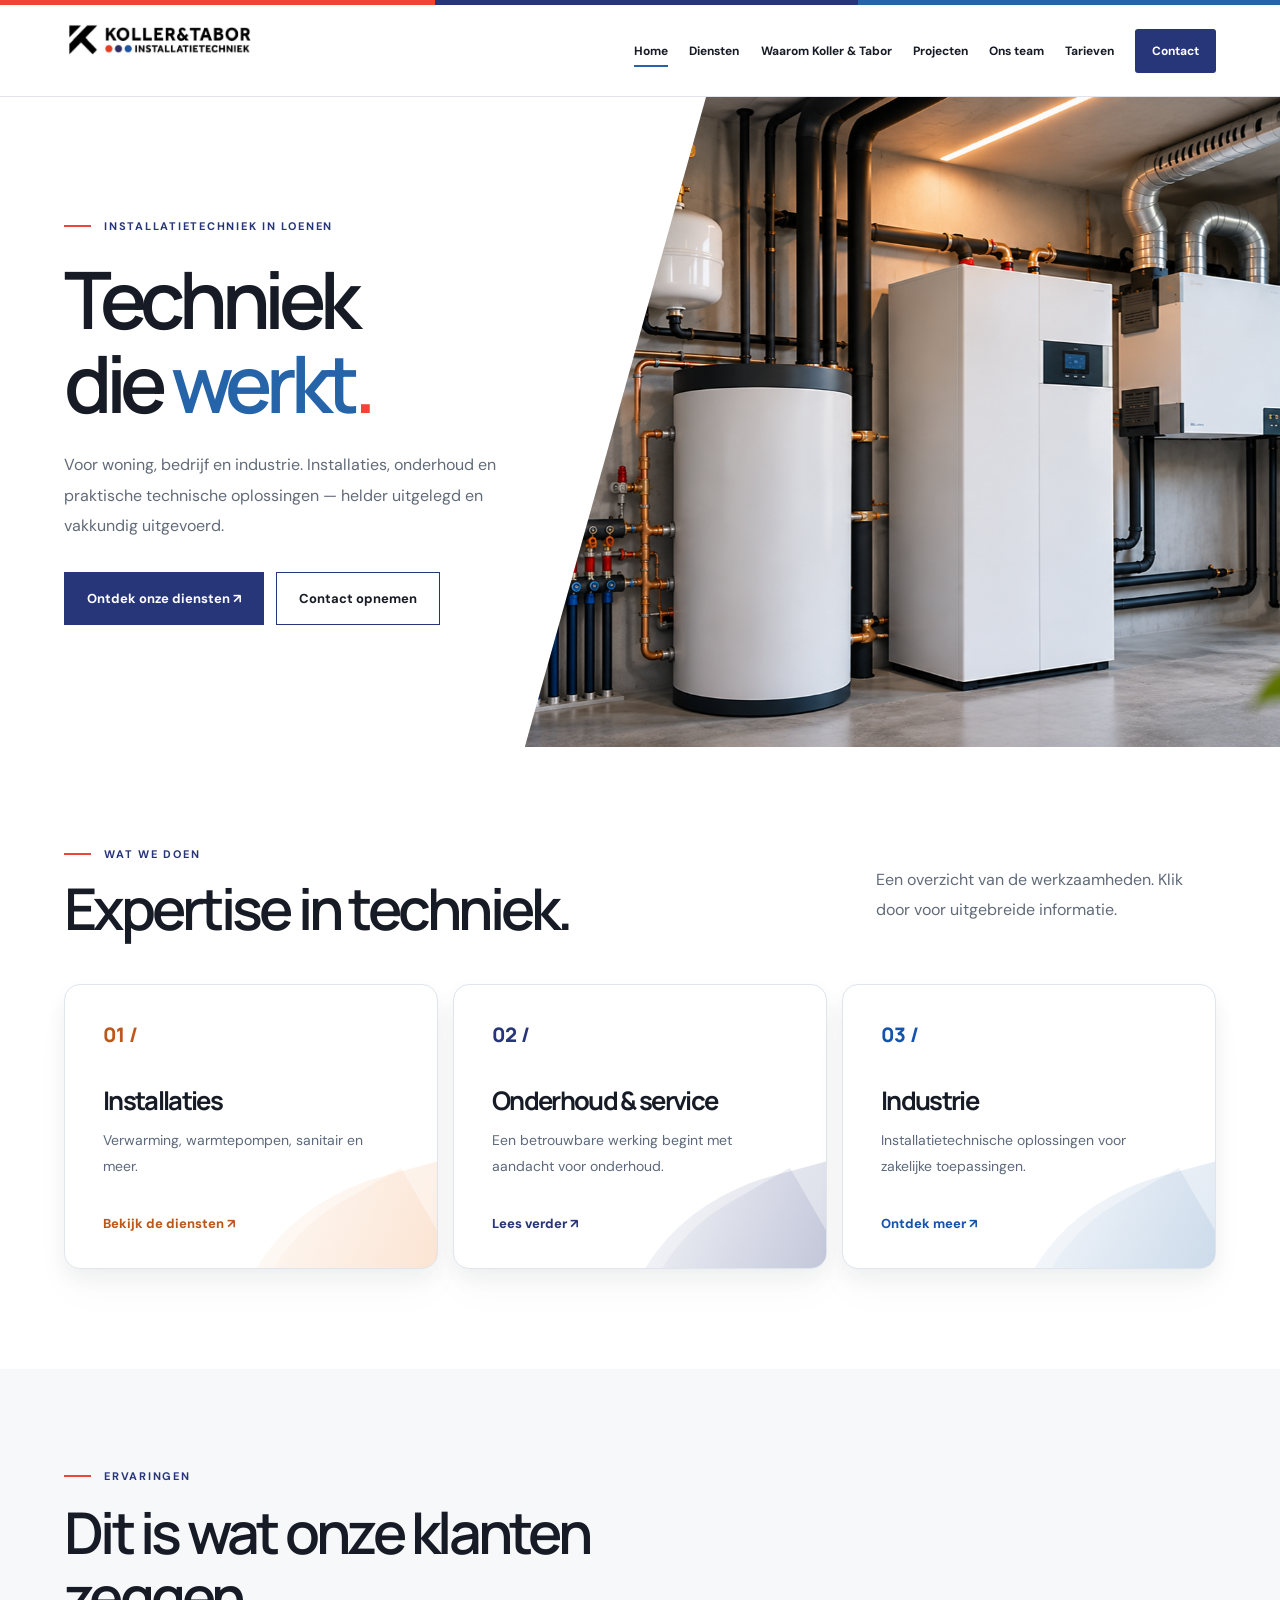
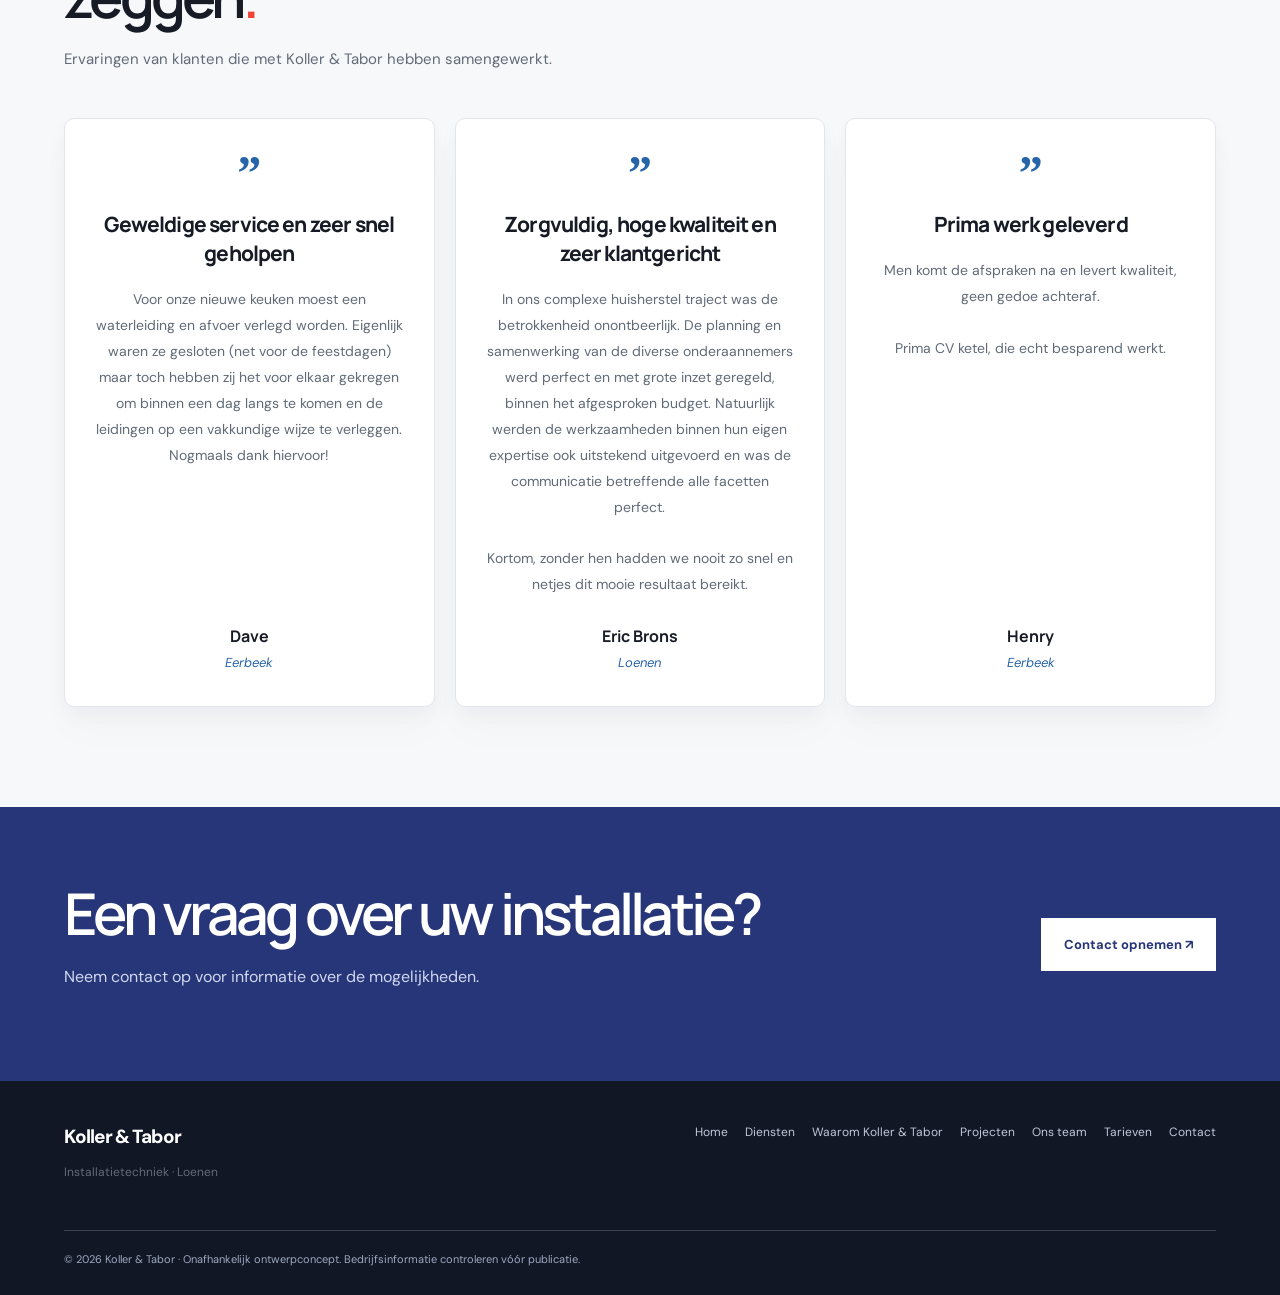
<file: index.html>
<!DOCTYPE html>
<html lang="nl">

<head>

  <meta charset="UTF-8">

  <meta
    name="viewport"
    content="width=device-width, initial-scale=1.0"
  >

  <meta name="theme-color" content="#ffffff">

  <meta
    name="description"
    content="Koller & Tabor Installatietechniek in Loenen. Techniek die werkt."
  >

  <title>Home | Koller &amp; Tabor</title>

  <link rel="stylesheet" href="style.css">

  <script src="script.js" defer></script>


  <style>

    /* ======================================
       HOMEPAGE HERO
       BESTAANDE VERSIE BEHOUDEN
    ====================================== */

    .hero {
      position: relative;
      width: 100%;
      min-height: 650px;
      overflow: hidden;
      background: #ffffff;
      isolation: isolate;
    }

    .hero-photo-area {
      position: absolute;
      top: 0;
      bottom: 0;
      right: 0;
      width: 59%;
      z-index: 1;
      overflow: hidden;

      clip-path: polygon(
        24% 0,
        100% 0,
        100% 100%,
        0 100%
      );

      background: #e8e9eb;
    }

    .hero-photo {
      display: block;
      width: 100%;
      height: 100%;
      object-fit: cover;
      object-position: center center;
      animation: heroPhotoAppear 1.2s ease-out both;
    }

    @keyframes heroPhotoAppear {
      from {
        opacity: 0;
        transform: scale(1.04);
      }

      to {
        opacity: 1;
        transform: scale(1);
      }
    }

    .hero-content {
      position: relative;
      z-index: 3;

      display: flex;
      align-items: center;

      min-height: 650px;

      padding-top: 75px;
      padding-bottom: 75px;
    }

    .hero-content .hero-copy {
      width: 49%;
      max-width: 540px;
      min-width: 0;

      position: relative;
      z-index: 4;
    }

    .hero-heading {
      margin-top: 30px;
      margin-bottom: 30px;

      font-family: Manrope, Arial, sans-serif;
      font-size: clamp(56px, 6.2vw, 98px);
      font-weight: 600;

      line-height: 1.07;
      letter-spacing: -.08em;

      color: #161b25;
    }

    .hero-heading .line {
      display: block;
      white-space: nowrap;
    }

    .hero-heading .accent {
      color: #2664a9;
    }

    .hero-heading .red-dot {
      color: #ef4438;
    }

    .hero-description {
      max-width: 460px;
      margin-bottom: 0;

      font-size: 16px;
      line-height: 1.9;

      color: #616b78;
    }

    .hero-content .btn-row {
      margin-top: 31px;
    }


    /* ======================================
       HERO RESPONSIVE
    ====================================== */

    @media (min-width: 1500px) {

      .hero-photo-area {
        width: 59%;
      }

      .hero-heading {
        font-size: 98px;
      }

    }


    @media (max-width: 1200px) {

      .hero-photo-area {
        width: 57%;

        clip-path: polygon(
          29% 0,
          100% 0,
          100% 100%,
          9% 100%
        );
      }

      .hero-heading {
        font-size: clamp(51px, 6vw, 76px);
      }

      .hero-content .hero-copy {
        max-width: 480px;
      }

    }


    @media (max-width: 900px) {

      .hero {
        min-height: 570px;
      }

      .hero-content {
        min-height: 570px;
      }

      .hero-photo-area {
        width: 55%;

        clip-path: polygon(
          34% 0,
          100% 0,
          100% 100%,
          15% 100%
        );
      }

      .hero-content .hero-copy {
        width: 53%;
      }

      .hero-heading {
        font-size: clamp(46px, 5.6vw, 65px);
      }

      .hero-description {
        font-size: 14px;
      }

    }


    @media (max-width: 760px) {

      .hero {
        min-height: 0;
        display: flex;
        flex-direction: column;
      }

      .hero-content {
        order: 1;

        min-height: 0;
        width: 90%;

        padding-top: 65px;
        padding-bottom: 55px;
      }

      .hero-content .hero-copy {
        width: 100%;
        max-width: 100%;
      }

      .hero-heading {
        font-size: clamp(48px, 10vw, 76px);
      }

      .hero-description {
        max-width: 540px;
        font-size: 15px;
      }

      .hero-photo-area {
        position: relative;

        top: auto;
        right: auto;
        bottom: auto;

        order: 2;

        width: 100%;
        height: 380px;

        clip-path: none;
      }

      .hero-photo {
        object-position: center;
      }

    }


    @media (max-width: 450px) {

      .hero-heading {
        font-size: clamp(41px, 10.4vw, 52px);
      }

      .hero-photo-area {
        height: 290px;
      }

      .hero-content .btn-row {
        display: flex;
        flex-direction: column;
        align-items: stretch;
      }

    }


    /* ======================================
       KLANTREVIEWS
    ====================================== */

    .reviews-section {
      padding: 100px 0;
      background: var(--paper);
    }

    .reviews-heading {
      max-width: 700px;
      margin-bottom: 45px;
    }

    .reviews-heading h2 {
      margin-top: 17px;
      font-size: clamp(36px, 4.5vw, 60px);
    }

    .reviews-heading p {
      max-width: 560px;
      margin-top: 17px;
      font-size: 15px;
    }

    .reviews-grid {
      display: grid;
      grid-template-columns: repeat(3, minmax(0, 1fr));
      align-items: stretch;
      gap: 20px;
    }

    .review-card {
      display: flex;
      flex-direction: column;
      align-items: center;

      min-width: 0;
      padding: 35px 30px;

      background: white;

      border: 1px solid var(--line);
      border-radius: 10px;

      box-shadow:
        0 9px 20px rgba(16, 30, 50, .035),
        0 24px 42px rgba(16, 30, 50, .02);

      text-align: center;

      transition:
        transform .3s ease,
        box-shadow .3s ease,
        border-color .3s ease;
    }

    .review-quote-mark {
      display: block;

      margin-bottom: 17px;

      color: var(--blue);

      font-family: Georgia, serif;
      font-size: 48px;
      font-weight: 800;
      line-height: .8;
    }

    .review-card h3 {
      margin-bottom: 19px;

      color: var(--ink);

      font-family: var(--font);
      font-size: 21px;
      font-weight: 750;

      letter-spacing: -.04em;
      line-height: 1.4;
    }

    .review-card blockquote {
      width: 100%;
      margin: 0;

      color: var(--muted);

      font-size: 14px;
      line-height: 1.85;
    }

    .review-author {
      margin-top: auto;
      padding-top: 27px;
    }

    .review-author strong {
      display: block;

      color: var(--ink);

      font-family: var(--font);
      font-size: 16px;
      font-weight: 700;
    }

    .review-author span {
      display: block;

      margin-top: 7px;

      color: var(--blue);

      font-size: 13px;
      font-style: italic;
    }

    @media (hover: hover) and (pointer: fine) {

      .review-card:hover {
        transform: translateY(-5px);

        border-color: #cbd7e7;

        box-shadow:
          0 15px 30px rgba(16, 30, 50, .075),
          0 28px 45px rgba(16, 30, 50, .035);
      }

    }


    /* ======================================
       REVIEWS TABLET
    ====================================== */

    @media (max-width: 1040px) {

      .reviews-grid {
        grid-template-columns: repeat(2, minmax(0, 1fr));
      }

      .review-card:last-child {
        grid-column: 1 / -1;
      }

    }


    /* ======================================
       REVIEWS MOBIEL
    ====================================== */

    @media (max-width: 760px) {

      .reviews-section {
        padding: 65px 0 75px;
      }

      .reviews-heading {
        margin-bottom: 30px;
      }

      .reviews-heading h2 {
        font-size: 36px;
      }

      .reviews-grid {
        grid-template-columns: 1fr;
        gap: 16px;
      }

      .review-card:last-child {
        grid-column: auto;
      }

      .review-card {
        padding: 30px 25px;
      }

    }


    /* ======================================
       MINDER BEWEGING
    ====================================== */

    @media (prefers-reduced-motion: reduce) {

      .hero-photo {
        animation: none;
      }

      .review-card {
        transition: none;
      }

    }

  </style>

</head>


<body>


  <!-- HEADER UIT SCRIPT.JS -->

  <div id="site-header"></div>


  <main id="main">


    <!-- ======================================
         HOMEPAGE OPENING
    ====================================== -->

    <section class="hero">

      <div class="hero-photo-area">

        <img
          class="hero-photo"
          src="images/hero-installatie.png"
          alt="Conceptafbeelding van een moderne technische ruimte met verwarmingsinstallaties"
          fetchpriority="high"
        >

      </div>


      <div class="container hero-content">

        <div class="hero-copy reveal">

          <span class="eyebrow">
            Installatietechniek in Loenen
          </span>

          <h1 class="hero-heading">

            <span class="line">
              Techniek
            </span>

            <span class="line">
              die
              <span class="accent">werkt</span><span class="red-dot">.</span>
            </span>

          </h1>


          <p class="hero-description">

            Voor woning, bedrijf en industrie.
            Installaties, onderhoud en praktische
            technische oplossingen — helder uitgelegd
            en vakkundig uitgevoerd.

          </p>


          <div class="btn-row">

            <a
              class="btn btn-primary"
              href="diensten.html"
            >
              Ontdek onze diensten ↗
            </a>

            <a
              class="btn btn-outline"
              href="contact.html"
            >
              Contact opnemen
            </a>

          </div>

        </div>

      </div>

    </section>



    <!-- ======================================
         DIENSTEN
    ====================================== -->

    <section class="section">

      <div class="container">

        <div class="section-head reveal">

          <div>

            <span class="eyebrow">
              Wat we doen
            </span>

            <h2>
              Expertise in techniek.
            </h2>

          </div>

          <p>
            Een overzicht van de werkzaamheden.
            Klik door voor uitgebreide informatie.
          </p>

        </div>


        <div class="cards">


          <!-- KAART 1 -->

          <a
            class="card reveal"
            href="diensten.html"
            aria-label="Bekijk onze diensten: installaties"
          >

            <span class="num">
              01 /
            </span>

            <h3>
              Installaties
            </h3>

            <p>
              Verwarming, warmtepompen,
              sanitair en meer.
            </p>

            <span class="card-link">
              Bekijk de diensten ↗
            </span>

          </a>



          <!-- KAART 2 -->

          <a
            class="card reveal"
            href="diensten.html"
            aria-label="Lees meer over onderhoud en service"
          >

            <span class="num">
              02 /
            </span>

            <h3>
              Onderhoud &amp; service
            </h3>

            <p>
              Een betrouwbare werking begint
              met aandacht voor onderhoud.
            </p>

            <span class="card-link">
              Lees verder ↗
            </span>

          </a>



          <!-- KAART 3 -->

          <a
            class="card reveal"
            href="diensten.html"
            aria-label="Ontdek meer over onze industriële installaties"
          >

            <span class="num">
              03 /
            </span>

            <h3>
              Industrie
            </h3>

            <p>
              Installatietechnische oplossingen
              voor zakelijke toepassingen.
            </p>

            <span class="card-link">
              Ontdek meer ↗
            </span>

          </a>


        </div>

      </div>

    </section>



    <!-- ======================================
         KLANTREVIEWS
         LETTERLIJKE KLANTBEOORDELINGEN
    ====================================== -->

    <section class="reviews-section">

      <div class="container">


        <!-- TITEL -->

        <div class="reviews-heading reveal">

          <span class="eyebrow">
            Ervaringen
          </span>

          <h2>
            Dit is wat onze klanten zeggen<span class="red-dot">.</span>
          </h2>

          <p>
            Ervaringen van klanten die met
            Koller &amp; Tabor hebben samengewerkt.
          </p>

        </div>



        <div class="reviews-grid">


          <!-- ==================================
               REVIEW 1 - DAVE
          ================================== -->

          <article class="review-card reveal">

            <span
              class="review-quote-mark"
              aria-hidden="true"
            >
              ”
            </span>

            <h3>
              Geweldige service en zeer snel geholpen
            </h3>

            <blockquote>

              Voor onze nieuwe keuken moest een waterleiding
              en afvoer verlegd worden. Eigenlijk waren ze
              gesloten (net voor de feestdagen) maar toch
              hebben zij het voor elkaar gekregen om binnen
              een dag langs te komen en de leidingen op een
              vakkundige wijze te verleggen. Nogmaals dank hiervoor!

            </blockquote>

            <div class="review-author">

              <strong>
                Dave
              </strong>

              <span>
                Eerbeek
              </span>

            </div>

          </article>



          <!-- ==================================
               REVIEW 2 - ERIC BRONS
          ================================== -->

          <article class="review-card reveal">

            <span
              class="review-quote-mark"
              aria-hidden="true"
            >
              ”
            </span>

            <h3>
              Zorgvuldig, hoge kwaliteit en zeer klantgericht
            </h3>

            <blockquote>

              In ons complexe huisherstel traject was de
              betrokkenheid onontbeerlijk. De planning en
              samenwerking van de diverse onderaannemers
              werd perfect en met grote inzet geregeld,
              binnen het afgesproken budget. Natuurlijk
              werden de werkzaamheden binnen hun eigen
              expertise ook uitstekend uitgevoerd en was
              de communicatie betreffende alle facetten perfect.

              <br><br>

              Kortom, zonder hen hadden we nooit zo snel
              en netjes dit mooie resultaat bereikt.

            </blockquote>

            <div class="review-author">

              <strong>
                Eric Brons
              </strong>

              <span>
                Loenen
              </span>

            </div>

          </article>



          <!-- ==================================
               REVIEW 3 - HENRY
          ================================== -->

          <article class="review-card reveal">

            <span
              class="review-quote-mark"
              aria-hidden="true"
            >
              ”
            </span>

            <h3>
              Prima werk geleverd
            </h3>

            <blockquote>

              Men komt de afspraken na en levert kwaliteit,
              geen gedoe achteraf.

              <br><br>

              Prima CV ketel, die echt besparend werkt.

            </blockquote>

            <div class="review-author">

              <strong>
                Henry
              </strong>

              <span>
                Eerbeek
              </span>

            </div>

          </article>


        </div>

      </div>

    </section>



    <!-- ======================================
         CONTACTBALK
         BESTAANDE SECTIE BEHOUDEN
    ====================================== -->

    <section class="cta">

      <div class="container">

        <div>

          <h2>
            Een vraag over uw installatie?
          </h2>

          <p>
            Neem contact op voor informatie
            over de mogelijkheden.
          </p>

        </div>


        <a
          class="btn btn-light"
          href="contact.html"
        >
          Contact opnemen ↗
        </a>

      </div>

    </section>


  </main>



  <!-- FOOTER UIT SCRIPT.JS -->

  <div id="site-footer"></div>


</body>
</html>
</file>
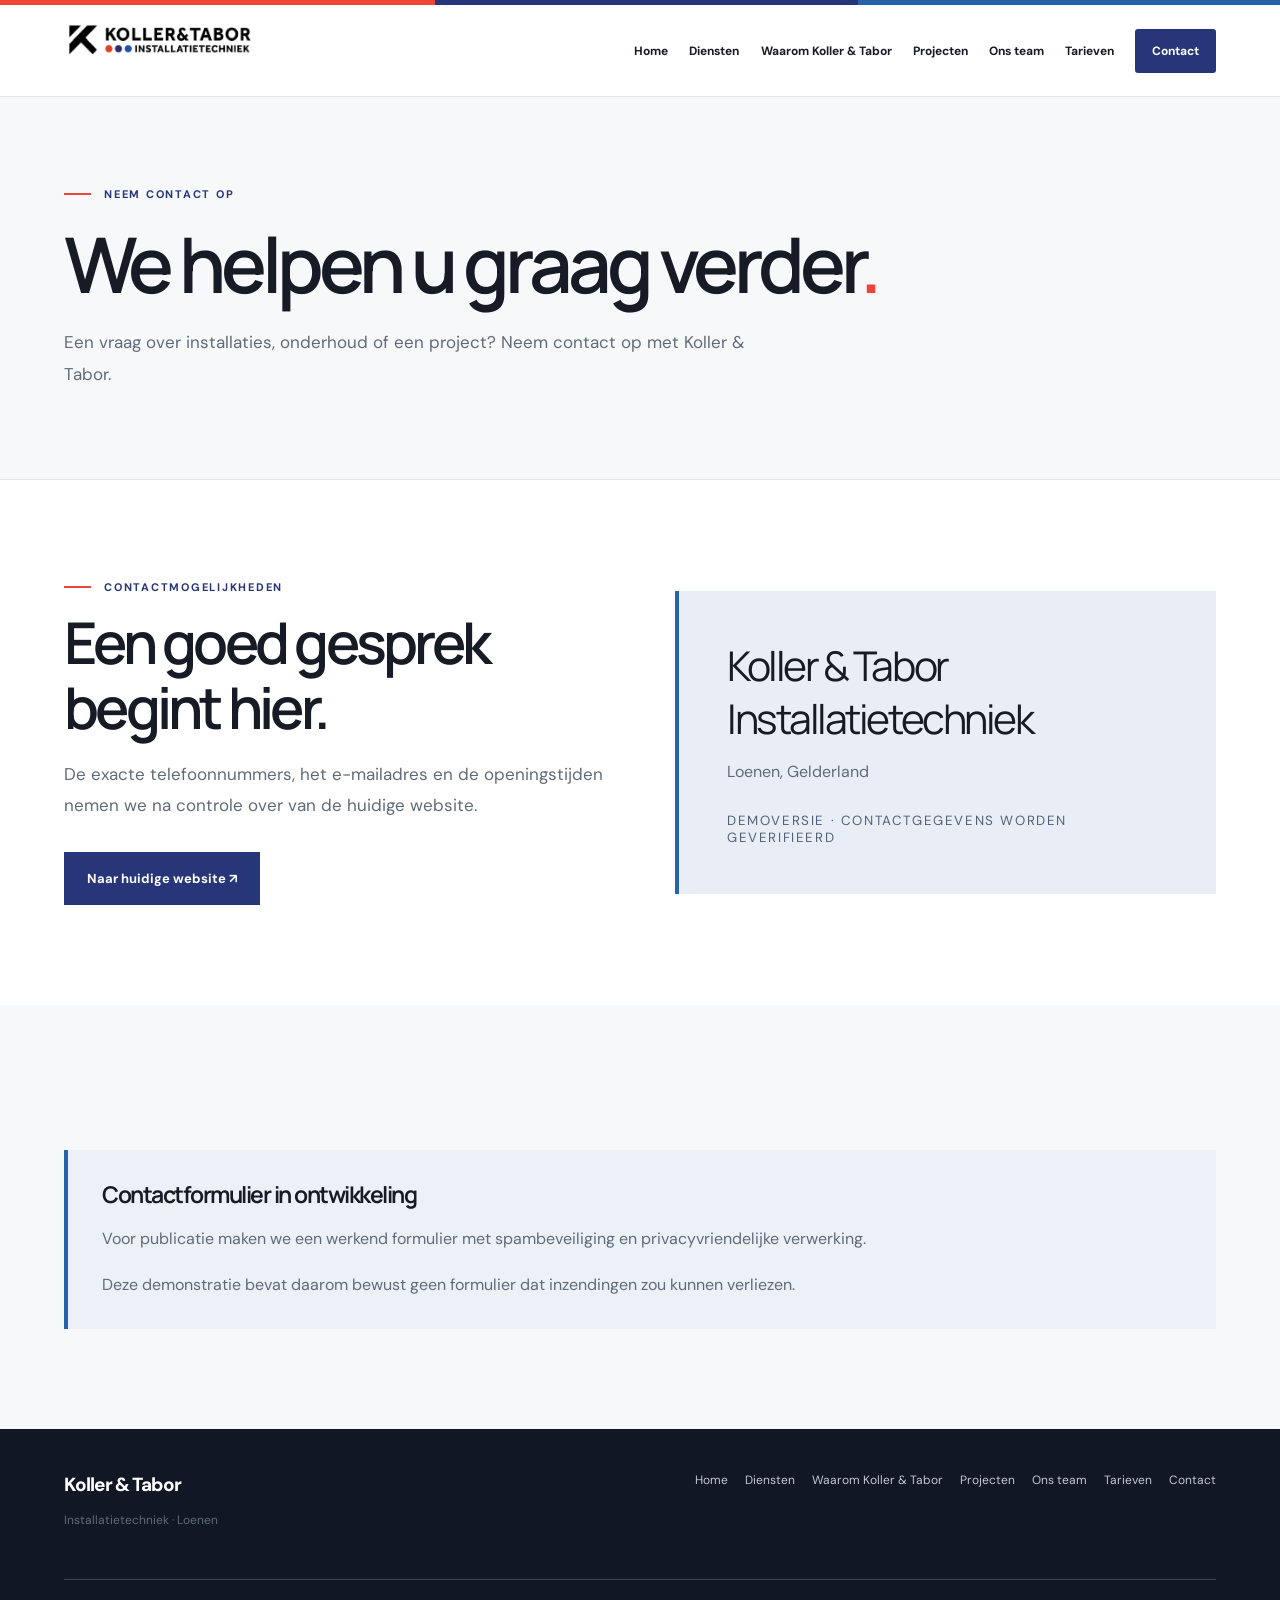
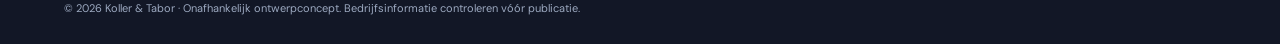
<file: contact.html>
<!doctype html>
<html lang="nl">

<head>

  <meta charset="utf-8">
  <meta name="viewport" content="width=device-width,initial-scale=1">
  <meta name="theme-color" content="#ffffff">

  <meta
    name="description"
    content="Neem contact op met Koller & Tabor Installatietechniek in Loenen."
  >

  <title>Contact | Koller &amp; Tabor</title>

  <link rel="stylesheet" href="style.css">
  <script src="script.js" defer></script>

  <style>

    /* ==========================================
       CONTACTPAGINA - CMS AANVULLINGEN
       ========================================== */

    .contact-details {
      margin-top: 28px;
      display: grid;
      gap: 18px;
    }

    .contact-detail {
      padding: 18px 20px;
      border: 1px solid rgba(39, 53, 121, 0.12);
      border-radius: 14px;
      background: #ffffff;
    }

    .contact-detail strong {
      display: block;
      margin-bottom: 7px;
      color: #273579;
      font-weight: 700;
    }

    .contact-detail p {
      margin: 0;
    }

    .contact-detail a {
      color: #2664a9;
      text-decoration: none;
      overflow-wrap: anywhere;
    }

    .contact-detail a:hover {
      text-decoration: underline;
    }

    .contact-opening-hours {
      margin-top: 26px;
      padding: 22px;
      border-radius: 14px;
      background: #f5f7fb;
      border: 1px solid rgba(39, 53, 121, 0.08);
    }

    .contact-opening-hours h3 {
      margin-top: 0;
      margin-bottom: 16px;
      color: #273579;
    }

    .contact-hours-list {
      display: grid;
      gap: 10px;
    }

    .contact-hours-row {
      display: flex;
      justify-content: space-between;
      align-items: flex-start;
      gap: 20px;
      padding-bottom: 10px;
      border-bottom: 1px solid rgba(39, 53, 121, 0.08);
    }

    .contact-hours-row:last-child {
      border-bottom: 0;
      padding-bottom: 0;
    }

    .contact-hours-row strong {
      color: #273579;
    }

    .contact-hours-row span {
      text-align: right;
    }

    .contact-company-location {
      margin-top: 12px;
    }

    .contact-company-extra {
      display: block;
      margin-top: 14px;
      white-space: pre-line;
    }

    .contact-form-description p + p {
      margin-top: 1em;
    }

    .contact-load-error {
      color: #af3028;
      margin-top: 18px;
    }

    [hidden] {
      display: none !important;
    }

    @media (max-width: 600px) {

      .contact-hours-row {
        gap: 12px;
      }

      .contact-detail {
        padding: 16px;
      }

      .contact-opening-hours {
        padding: 18px;
      }

    }

  </style>

</head>

<body>

<div id="site-header"></div>

<main id="main">


  <!-- =====================================
       PAGINA INTRODUCTIE
  ====================================== -->

  <section class="page-hero">

    <div class="container">

      <span
        class="eyebrow"
        id="contact-hero-eyebrow"
      >
        Neem contact op
      </span>

      <h1>
        <span id="contact-hero-title">
          We helpen u verder
        </span><span class="red-dot">.</span>
      </h1>

      <p
        class="lead"
        id="contact-hero-introduction"
      >
        Een vraag over installaties,
        onderhoud of een project?
        Neem contact op met Koller &amp; Tabor.
      </p>

    </div>

  </section>


  <!-- =====================================
       CONTACTMOGELIJKHEDEN
  ====================================== -->

  <section class="section">

    <div class="container split">


      <!-- LINKERKOLOM -->

      <div>

        <span
          class="eyebrow"
          id="contact-section-eyebrow"
        >
          Contactmogelijkheden
        </span>

        <h2 id="contact-section-title">
          Een goed gesprek begint hier.
        </h2>

        <p
          class="lead"
          id="contact-section-introduction"
        >
          De exacte telefoonnummers,
          het e-mailadres en de openingstijden
          nemen we na controle over van
          de huidige website.
        </p>


        <!-- CONTACTGEGEVENS -->

        <div
          class="contact-details"
          id="contact-details"
          hidden
        >

          <!--
            Telefoonnummer, e-mailadres en adres
            worden hier automatisch toegevoegd
            vanuit Sveltia CMS.
          -->

        </div>


        <!-- OPENINGSTIJDEN -->

        <div
          class="contact-opening-hours"
          id="contact-opening-hours"
          hidden
        >

          <h3>
            Openingstijden
          </h3>

          <div
            class="contact-hours-list"
            id="contact-hours-list"
          >
          </div>

        </div>


        <!-- KNOPPEN -->

        <div class="btn-row">

          <a
            id="contact-website-button"
            href="https://kollertabor.nl/"
            target="_blank"
            rel="noopener noreferrer"
            class="btn btn-primary"
          >
            Naar huidige website ↗
          </a>

          <a
            id="contact-maps-button"
            href="#"
            target="_blank"
            rel="noopener noreferrer"
            class="btn btn-outline"
            hidden
          >
            Bekijk locatie ↗
          </a>

        </div>

        <p
          class="contact-load-error"
          id="contact-load-error"
          hidden
        >
          De actuele contactgegevens konden niet
          worden geladen.
        </p>

      </div>


      <!-- RECHTERKOLOM -->

      <div class="feature-block">

        <div class="big">

          <span id="contact-company-name">
            Koller &amp; Tabor
          </span>

          <br>

          <span id="contact-company-subtitle">
            Installatietechniek
          </span>

        </div>

        <p
          class="contact-company-location"
          id="contact-company-location"
        >
          Loenen, Gelderland
        </p>

        <small
          class="contact-company-extra"
          id="contact-company-extra"
        >
          Demoversie · contactgegevens worden geverifieerd
        </small>

      </div>

    </div>

  </section>


  <!-- =====================================
       CONTACTFORMULIER-MELDING
  ====================================== -->

  <section class="section section-soft">

    <div class="container">

      <div class="callout">

        <h3 id="contact-form-title">
          Contactformulier in ontwikkeling
        </h3>

        <div
          id="contact-form-description"
          class="contact-form-description"
        >

          <p>
            Voor publicatie maken we een werkend
            formulier met spambeveiliging en
            privacyvriendelijke verwerking.
          </p>

          <p>
            Deze demonstratie bevat daarom
            bewust geen formulier dat
            inzendingen zou kunnen verliezen.
          </p>

        </div>

      </div>

    </div>

  </section>


</main>

<div id="site-footer"></div>


<!-- ==========================================
     CONTACTGEGEVENS LADEN UIT SVELTIA CMS
========================================== -->

<script>

(function () {

  "use strict";


  // ========================================
  // INSTELLINGEN
  // ========================================

  const DATA_URL = "content/contact.json";


  // ========================================
  // HTML-ELEMENT MAKEN
  // ========================================

  function makeElement(tag, className, text) {

    const element = document.createElement(tag);

    if (className) {
      element.className = className;
    }

    if (text !== undefined && text !== null) {
      element.textContent = String(text);
    }

    return element;

  }


  // ========================================
  // TEKST INVULLEN
  // ========================================

  function setText(id, value) {

    if (typeof value !== "string") {
      return;
    }

    const element = document.getElementById(id);

    if (!element) {
      return;
    }

    element.textContent = value;

  }


  // ========================================
  // TEKST MET MEERDERE ALINEA'S
  // ========================================

  function makeParagraphs(text) {

    const fragment = document.createDocumentFragment();

    if (
      typeof text !== "string" ||
      !text.trim()
    ) {
      return fragment;
    }

    const paragraphs = text
      .trim()
      .split(/\n\s*\n/);

    paragraphs.forEach(function (paragraph) {

      const p = makeElement(
        "p",
        "",
        paragraph.trim()
      );

      p.style.whiteSpace = "pre-line";

      fragment.appendChild(p);

    });

    return fragment;

  }


  function setParagraphs(id, text) {

    if (typeof text !== "string") {
      return;
    }

    const container = document.getElementById(id);

    if (!container) {
      return;
    }

    container.replaceChildren(
      makeParagraphs(text)
    );

  }


  // ========================================
  // VEILIGE WEBSITE-URL
  // ========================================

  function getSafeWebUrl(value) {

    if (
      typeof value !== "string" ||
      !value.trim()
    ) {
      return "";
    }

    try {

      const url = new URL(value.trim());

      if (
        url.protocol === "https:" ||
        url.protocol === "http:"
      ) {
        return url.href;
      }

    } catch (error) {

      return "";

    }

    return "";

  }


  // ========================================
  // TELEFOONNUMMER
  // ========================================

  function getPhoneLink(value) {

    if (typeof value !== "string") {
      return "";
    }

    const phone = value.trim();

    if (!phone) {
      return "";
    }

    const cleaned = phone.replace(
      /[^\d+]/g,
      ""
    );

    if (!/^\+?\d{6,15}$/.test(cleaned)) {
      return "";
    }

    return "tel:" + cleaned;

  }


  // ========================================
  // E-MAILADRES
  // ========================================

  function getEmailLink(value) {

    if (typeof value !== "string") {
      return "";
    }

    const email = value.trim();

    if (
      !email ||
      !/^[^\s@]+@[^\s@]+\.[^\s@]+$/.test(email)
    ) {
      return "";
    }

    return "mailto:" + email;

  }


  // ========================================
  // CONTACTKAART MAKEN
  // ========================================

  function makeContactDetail(
    label,
    value,
    link
  ) {

    const card = makeElement(
      "div",
      "contact-detail"
    );

    card.appendChild(
      makeElement(
        "strong",
        "",
        label
      )
    );

    if (link) {

      const a = makeElement(
        "a",
        "",
        value
      );

      a.href = link;

      card.appendChild(a);

    } else {

      card.appendChild(
        makeElement(
          "p",
          "",
          value
        )
      );

    }

    return card;

  }


  // ========================================
  // ADRES OPBOUWEN
  // ========================================

  function getAddressLines(data) {

    const lines = [];

    if (data.address) {

      lines.push(
        String(data.address).trim()
      );

    }

    const cityLine = [
      data.postal_code || "",
      data.city || ""
    ]
      .map(function (part) {
        return String(part).trim();
      })
      .filter(Boolean)
      .join(" ");

    if (cityLine) {
      lines.push(cityLine);
    }

    return lines;

  }


  // ========================================
  // CONTACTGEGEVENS WEERGEVEN
  // ========================================

  function renderContactDetails(data) {

    const container = document.getElementById(
      "contact-details"
    );

    const fragment = document.createDocumentFragment();

    let count = 0;


    // TELEFOON

    if (
      typeof data.phone === "string" &&
      data.phone.trim()
    ) {

      fragment.appendChild(
        makeContactDetail(
          "Telefoon",
          data.phone.trim(),
          getPhoneLink(data.phone)
        )
      );

      count++;

    }


    // E-MAIL

    if (
      typeof data.email === "string" &&
      data.email.trim()
    ) {

      fragment.appendChild(
        makeContactDetail(
          "E-mail",
          data.email.trim(),
          getEmailLink(data.email)
        )
      );

      count++;

    }


    // ADRES

    const addressLines = getAddressLines(data);

    // Het adres tonen we wanneer een
    // straat of postcode is ingevuld.
    // Alleen "Loenen" staat al rechts.
    if (
      (data.address && String(data.address).trim()) ||
      (data.postal_code && String(data.postal_code).trim())
    ) {

      fragment.appendChild(
        makeContactDetail(
          "Adres",
          addressLines.join(", "),
          ""
        )
      );

      count++;

    }


    container.replaceChildren(fragment);

    container.hidden = count === 0;

  }


  // ========================================
  // OPENINGSTIJDEN WEERGEVEN
  // ========================================

  function renderOpeningHours(hours) {

    const section = document.getElementById(
      "contact-opening-hours"
    );

    const container = document.getElementById(
      "contact-hours-list"
    );

    if (
      !Array.isArray(hours) ||
      hours.length === 0
    ) {

      section.hidden = true;

      container.replaceChildren();

      return;

    }

    const fragment = document.createDocumentFragment();

    hours.forEach(function (item) {

      if (
        !item ||
        typeof item !== "object"
      ) {
        return;
      }

      const day = item.day || "";
      const time = item.hours || "";

      if (!day && !time) {
        return;
      }

      const row = makeElement(
        "div",
        "contact-hours-row"
      );

      row.appendChild(
        makeElement(
          "strong",
          "",
          day
        )
      );

      row.appendChild(
        makeElement(
          "span",
          "",
          time
        )
      );

      fragment.appendChild(row);

    });

    container.replaceChildren(fragment);

    section.hidden = container.children.length === 0;

  }


  // ========================================
  // WEBSITE- EN MAPSKNOPPEN
  // ========================================

  function renderButtons(data) {

    const websiteButton = document.getElementById(
      "contact-website-button"
    );

    const mapsButton = document.getElementById(
      "contact-maps-button"
    );


    // WEBSITE

    if (typeof data.website === "string") {

      const websiteUrl = getSafeWebUrl(
        data.website
      );

      if (websiteUrl) {

        websiteButton.href = websiteUrl;

        websiteButton.hidden = false;

      } else {

        websiteButton.removeAttribute("href");

        websiteButton.hidden = true;

      }

    }


    // KNOPTEKST

    if (
      typeof data.website_button_text === "string"
    ) {

      websiteButton.textContent =
        data.website_button_text;

    }


    // GOOGLE MAPS

    if (typeof data.maps === "string") {

      const mapsUrl = getSafeWebUrl(
        data.maps
      );

      if (mapsUrl) {

        mapsButton.href = mapsUrl;

        mapsButton.hidden = false;

      } else {

        mapsButton.removeAttribute("href");

        mapsButton.hidden = true;

      }

    }

  }


  // ========================================
  // BEDRIJFSINFORMATIE
  // ========================================

  function renderCompany(data) {

    setText(
      "contact-company-name",
      data.company_name
    );

    setText(
      "contact-company-subtitle",
      data.company_subtitle
    );


    // LOCATIE

    const locationParts = [
      data.city || "",
      data.region || ""
    ]
      .map(function (part) {
        return String(part).trim();
      })
      .filter(Boolean);

    const location = document.getElementById(
      "contact-company-location"
    );

    location.textContent = locationParts.join(", ");

    location.hidden = locationParts.length === 0;


    // AANVULLENDE INFORMATIE

    const extra = document.getElementById(
      "contact-company-extra"
    );

    if (
      typeof data.additional_information === "string"
    ) {

      extra.textContent =
        data.additional_information;

      extra.hidden =
        !data.additional_information.trim();

    }

  }


  // ========================================
  // CONTACTFORMULIER-MELDING
  // ========================================

  function renderFormMessage(form) {

    if (
      !form ||
      typeof form !== "object"
    ) {
      return;
    }

    setText(
      "contact-form-title",
      form.title
    );

    setParagraphs(
      "contact-form-description",
      form.description
    );

  }


  // ========================================
  // ALLE CONTACTGEGEVENS WEERGEVEN
  // ========================================

  function renderContact(data) {


    // BOVENKANT PAGINA

    if (
      data.hero &&
      typeof data.hero === "object"
    ) {

      setText(
        "contact-hero-eyebrow",
        data.hero.eyebrow
      );

      setText(
        "contact-hero-title",
        data.hero.title
      );

      setText(
        "contact-hero-introduction",
        data.hero.introduction
      );

    }


    // CONTACTSECTIE

    if (
      data.section &&
      typeof data.section === "object"
    ) {

      setText(
        "contact-section-eyebrow",
        data.section.eyebrow
      );

      setText(
        "contact-section-title",
        data.section.title
      );

      setText(
        "contact-section-introduction",
        data.section.introduction
      );

    }


    // CONTACTGEGEVENS

    renderContactDetails(data);


    // OPENINGSTIJDEN

    renderOpeningHours(
      data.opening_hours
    );


    // WEBSITE EN GOOGLE MAPS

    renderButtons(data);


    // BEDRIJFSGEGEVENS

    renderCompany(data);


    // CONTACTFORMULIER-MELDING

    renderFormMessage(data.form);

  }


  // ========================================
  // JSON-BESTAND LADEN
  // ========================================

  async function loadContact() {

    try {

      const response = await fetch(
        DATA_URL,
        {
          cache: "no-store"
        }
      );

      if (!response.ok) {

        throw new Error(
          "Contactgegevens niet beschikbaar: " +
          response.status
        );

      }

      const data = await response.json();

      if (
        !data ||
        typeof data !== "object" ||
        !data.hero ||
        !data.section
      ) {

        throw new Error(
          "Ongeldige contactgegevens"
        );

      }

      renderContact(data);

    } catch (error) {

      console.error(
        "Kon contactgegevens niet laden:",
        error
      );

      document.getElementById(
        "contact-load-error"
      ).hidden = false;

      // De oorspronkelijke teksten blijven
      // zichtbaar wanneer het laden mislukt.

    }

  }


  // ========================================
  // STARTEN
  // ========================================

  loadContact();

})();

</script>

</body>
</html>
</file>
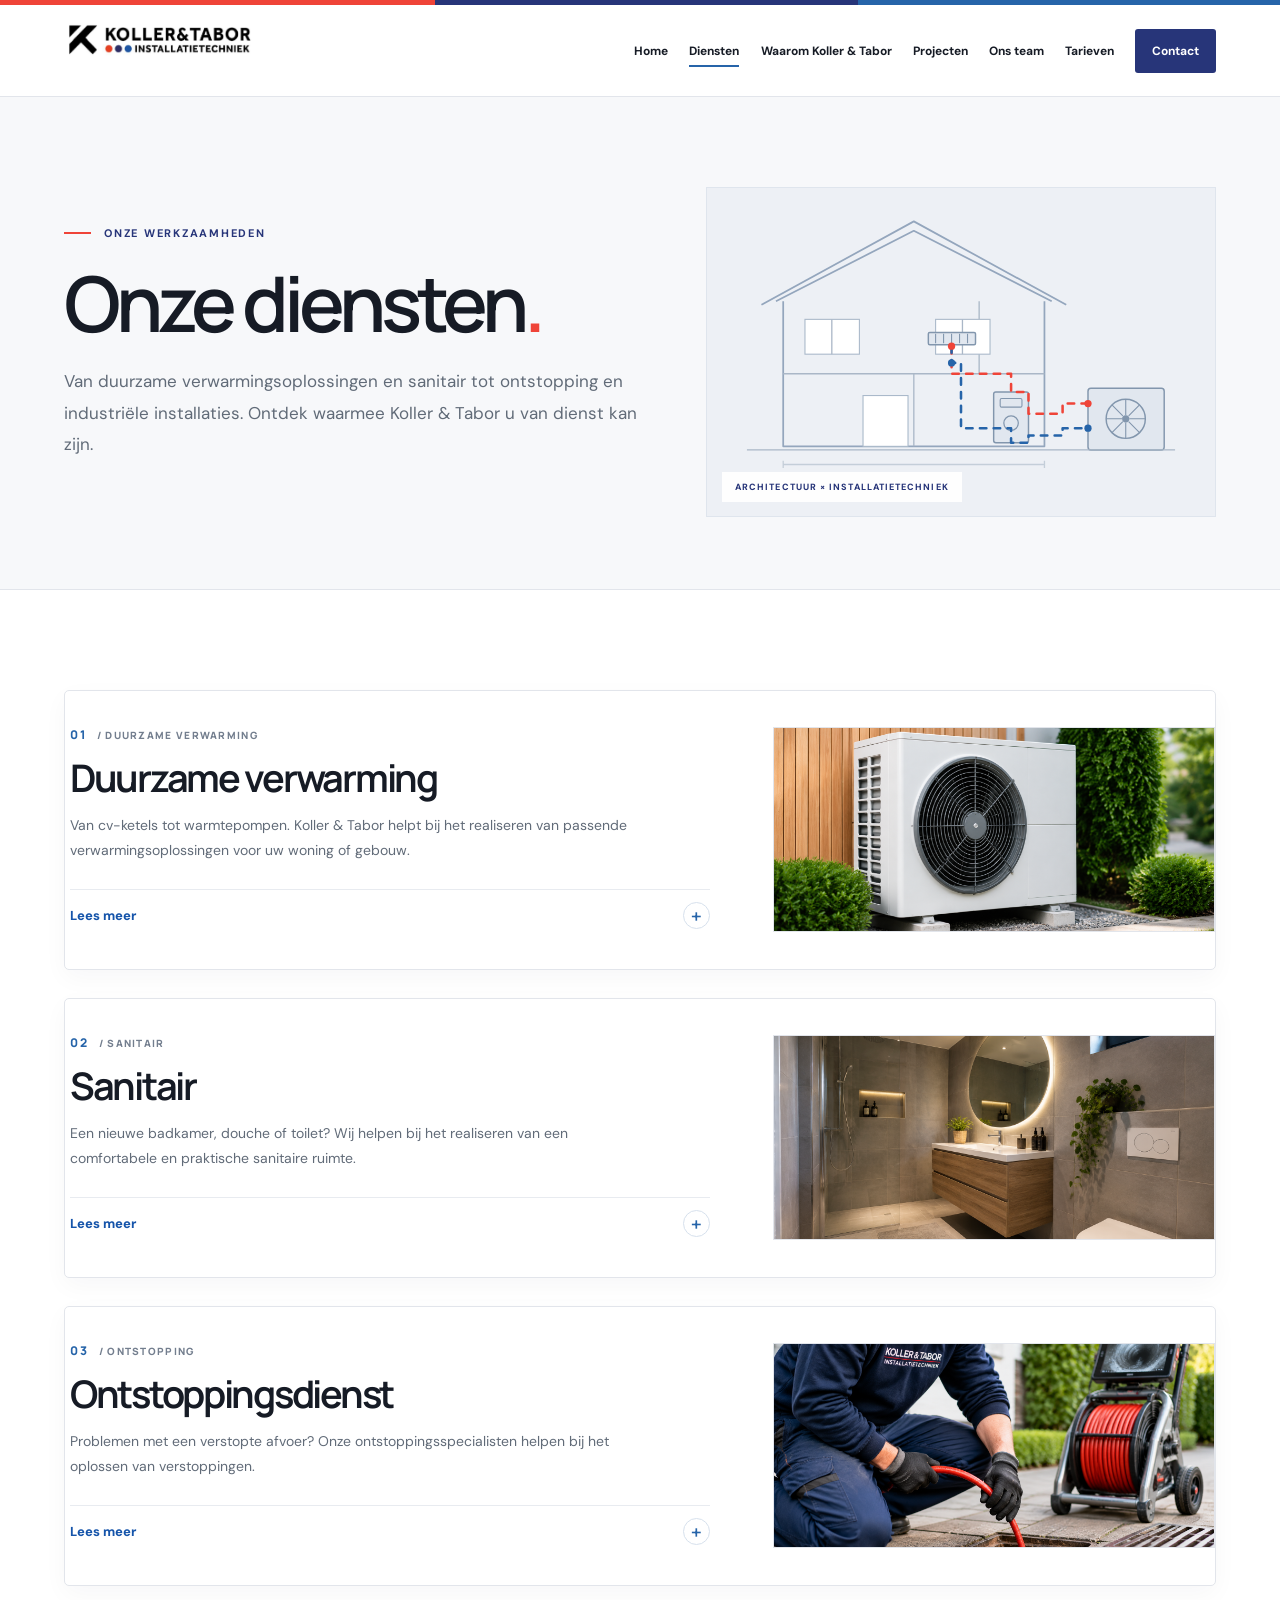
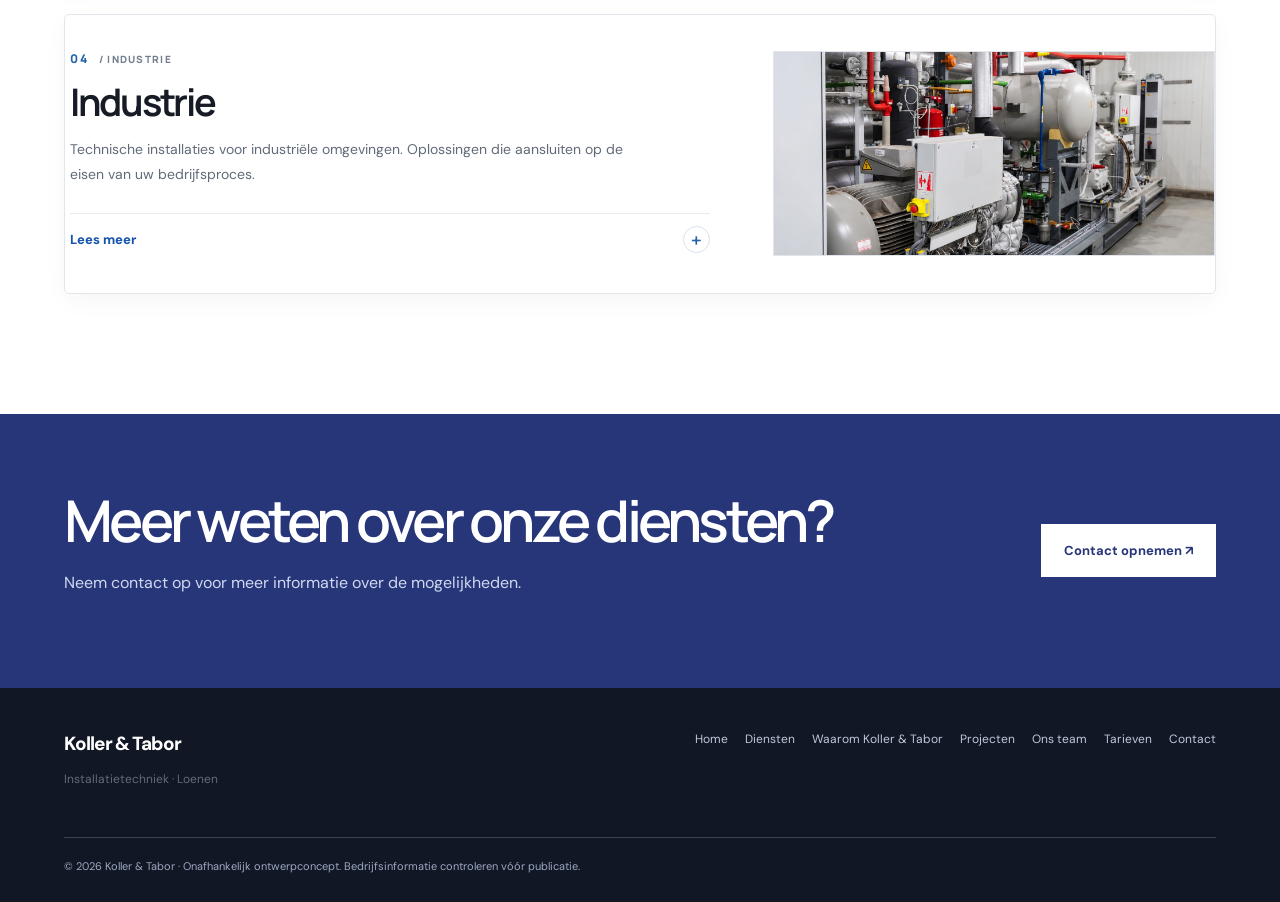
<file: diensten.html>
<!doctype html>
<html lang="nl">

<head>
  <meta charset="utf-8">
  <meta name="viewport" content="width=device-width,initial-scale=1">
  <meta name="theme-color" content="#ffffff">

  <meta
    name="description"
    content="Ontdek de diensten van Koller & Tabor: duurzame verwarming, sanitair, ontstopping en industrie."
  >

  <title>Diensten | Koller &amp; Tabor</title>

  <link rel="stylesheet" href="style.css">
  <script src="script.js" defer></script>

  <style>

    /* =====================================
       DIENSTEN INTRODUCTIE
    ====================================== */

    .services-intro-grid {
      display: grid;
      grid-template-columns: 1.05fr .95fr;
      align-items: center;
      gap: 55px;
    }

    .services-intro-copy h1 {
      margin: 22px 0;
    }

    .services-intro-copy p {
      max-width: 590px;
    }


    /* =====================================
       TECHNISCHE BOUWTEKENING
    ====================================== */

    .services-visual {
      position: relative;
      width: 100%;
      max-width: 510px;
      height: 330px;
      margin-left: auto;

      overflow: hidden;

      background: #edf0f5;
      border: 1px solid #dfe5ed;
    }

    .services-visual svg {
      display: block;
      width: 100%;
      height: 100%;
    }

    .services-visual-label {
      position: absolute;
      bottom: 14px;
      left: 15px;

      padding: 9px 13px;

      background: #ffffffed;

      color: #273579;

      font-size: 9px;
      font-weight: 800;
      letter-spacing: .12em;
    }


    /* =====================================
       BOUWKUNDIGE LIJNEN
    ====================================== */

    .services-visual .house-outline {
      fill: none;
      stroke: #94a6bd;
      stroke-width: 2.4;
      stroke-linejoin: round;
    }

    .services-visual .house-detail {
      fill: none;
      stroke: #aab7c7;
      stroke-width: 1.8;
    }

    .services-visual .house-window {
      fill: #ffffff;
      stroke: #aab9ca;
      stroke-width: 1.5;
    }

    .services-visual .technical-unit {
      fill: #e1e7ef;
      stroke: #8296ad;
      stroke-width: 2;
    }

    .services-visual .technical-detail {
      fill: none;
      stroke: #8296ad;
      stroke-width: 1.5;
    }


    /* =====================================
       WARME AANVOER — ROOD
    ====================================== */

    .services-visual .warm-flow {
      fill: none;
      stroke: #ef4438;
      stroke-width: 3.5;
      stroke-linecap: round;
      stroke-linejoin: round;

      stroke-dasharray: 9 10;

      animation: servicesFlow 9s linear infinite;
    }


    /* =====================================
       RETOURLEIDING — BLAUW
    ====================================== */

    .services-visual .cold-flow {
      fill: none;
      stroke: #2664a9;
      stroke-width: 3.5;
      stroke-linecap: round;
      stroke-linejoin: round;

      stroke-dasharray: 9 10;

      animation: servicesFlow 11s linear infinite;
    }


    /* =====================================
       VLOEIENDE ANIMATIE
    ====================================== */

    @keyframes servicesFlow {

      from {
        stroke-dashoffset: 0;
      }

      to {
        stroke-dashoffset: -190;
      }

    }


    /* =====================================
       DIENSTENOVERZICHT
    ====================================== */

    .services-list {
      display: flex;
      flex-direction: column;
      gap: 28px;
    }

    .service-item {
      display: grid;

      grid-template-columns: 1.2fr .8fr;

      align-items: center;

      gap: 45px;

      padding: 25px 0;

      border-bottom: 1px solid #e2e5eb;
    }

    .service-copy {
      max-width: 650px;
    }

    .service-number {
      display: block;

      margin-bottom: 12px;

      color: #2664a9;

      font-size: 12px;
      font-weight: 800;
      letter-spacing: .13em;
    }

    .service-number span {
      color: #737e8e;
      font-size: 10px;
    }

    .service-copy h2 {
      margin-bottom: 12px;
      font-size: clamp(27px, 3vw, 38px);
    }

    .service-copy > p {
      margin: 0 0 14px;

      font-size: 14px;
      line-height: 1.8;
    }


    /* =====================================
       DIENSTENFOTO'S
    ====================================== */

    .service-photo {
      width: 100%;
      height: 205px;

      overflow: hidden;

      background: #f0f2f5;

      border: 1px solid #e2e5eb;
    }

    .service-photo img {
      display: block;

      width: 100%;
      height: 100%;

      object-fit: cover;
      object-position: center;

      transition: transform .5s ease;
    }

    @media (hover: hover) {

      .service-item:hover .service-photo img {
        transform: scale(1.025);
      }

    }


    /* =====================================
       LEES MEER
    ====================================== */

    .service-details {
      margin-top: 12px;
    }

    .service-details summary {
      display: inline-flex;
      align-items: center;
      gap: 9px;

      color: #1554aa;

      font-size: 13px;
      font-weight: 800;

      cursor: pointer;
      list-style: none;
    }

    .service-details summary::-webkit-details-marker {
      display: none;
    }

    .service-details summary::after {
      content: '+';

      font-size: 19px;
      font-weight: 500;

      transition: transform .25s ease;
    }

    .service-details[open] summary::after {
      content: '−';
    }

    .service-details summary:hover {
      color: #ef4438;
    }

    .service-extra {
      max-width: 600px;
      padding-top: 12px;

      animation: serviceOpen .3s ease;
    }

    .service-extra p {
      margin: 0;

      font-size: 14px;
      line-height: 1.85;
    }

    @keyframes serviceOpen {

      from {
        opacity: 0;
        transform: translateY(-6px);
      }

      to {
        opacity: 1;
        transform: translateY(0);
      }

    }


    /* =====================================
       CONTACT
    ====================================== */

    .services-cta {
      margin-top: 20px;
    }


    /* =====================================
       TABLET
    ====================================== */

    @media (max-width: 1040px) {

      .services-intro-grid {
        gap: 30px;
      }

      .services-visual {
        height: 290px;
      }

      .service-item {
        gap: 25px;
      }

    }


    /* =====================================
       MOBIEL
    ====================================== */

    @media (max-width: 760px) {

      .services-intro-grid {
        grid-template-columns: 1fr;
        gap: 30px;
      }

      .services-visual {
        max-width: 100%;
        height: 280px;
        margin: 0;
      }

      .service-item {
        grid-template-columns: 1fr;
        gap: 17px;
        padding: 22px 0;
      }

      .service-photo {
        height: 210px;
        grid-row: 1;
      }

      .service-copy h2 {
        font-size: 29px;
      }

    }


    /* =====================================
       KLEINE TELEFOONS
    ====================================== */

    @media (max-width: 450px) {

      .services-visual {
        height: 240px;
      }

      .service-photo {
        height: 190px;
      }

    }


    /* =====================================
       MINDER ANIMATIES
    ====================================== */

    @media (prefers-reduced-motion: reduce) {

      .services-visual .warm-flow,
      .services-visual .cold-flow {
        animation: none;
      }

      .service-photo img {
        transition: none;
      }

      .service-extra {
        animation: none;
      }

    }

  </style>

</head>


<body>

<div id="site-header"></div>

<main id="main">


  <!-- =====================================
       INTRODUCTIE MET BOUWTEKENING
  ====================================== -->

  <section class="page-hero services-page-hero">

    <div class="container">

      <div class="services-intro-grid">


        <!-- TEKST LINKS -->

        <div class="services-intro-copy">

          <span class="eyebrow">
            Onze werkzaamheden
          </span>

          <h1>
            Onze diensten<span class="red-dot">.</span>
          </h1>

          <p class="lead">
            Van duurzame verwarmingsoplossingen
            en sanitair tot ontstopping en industriële
            installaties. Ontdek waarmee Koller &amp; Tabor
            u van dienst kan zijn.
          </p>

        </div>


        <!-- BOUWTEKENING RECHTS -->

        <div class="services-visual">

          <svg
            viewBox="0 0 700 430"
            xmlns="http://www.w3.org/2000/svg"
            role="img"
            aria-label="Schematische woning met warmtepomp en bewegende rode en blauwe leidingen"
          >

            <!-- HUIS DAK -->

            <path
              class="house-outline"
              d="M75 150 L285 35 L495 150"
            />

            <path
              class="house-outline"
              d="M95 145 L285 48 L475 145"
            />


            <!-- HUISGEVEL -->

            <path
              class="house-outline"
              d="M105 145 V345 H465 V145"
            />


            <!-- VERDIEPINGEN -->

            <path
              class="house-detail"
              d="M105 245 H465"
            />

            <path
              class="house-detail"
              d="M285 245 V345"
            />

            <path
              class="house-detail"
              d="M375 145 V245"
            />


            <!-- RAMEN -->

            <rect
              class="house-window"
              x="135"
              y="170"
              width="75"
              height="48"
            />

            <rect
              class="house-window"
              x="315"
              y="170"
              width="75"
              height="48"
            />


            <!-- RAAMVERDELING -->

            <path
              class="house-detail"
              d="M172 170 V218 M352 170 V218"
            />


            <!-- DEUR -->

            <rect
              class="house-window"
              x="215"
              y="275"
              width="62"
              height="70"
            />


            <!-- RADIATOR -->

            <rect
              class="technical-unit"
              x="305"
              y="188"
              width="65"
              height="17"
              rx="2"
            />

            <path
              class="technical-detail"
              d="M315 190 V203
                 M326 190 V203
                 M337 190 V203
                 M348 190 V203
                 M359 190 V203"
            />


            <!-- BINNENUNIT WARMTEPOMP -->

            <rect
              class="technical-unit"
              x="395"
              y="270"
              width="48"
              height="70"
              rx="3"
            />

            <rect
              class="technical-detail"
              x="404"
              y="279"
              width="30"
              height="12"
              rx="2"
            />

            <circle
              cx="419"
              cy="313"
              r="10"
              fill="none"
              stroke="#8296ad"
              stroke-width="1.7"
            />


            <!-- BUITENUNIT -->

            <rect
              class="technical-unit"
              x="525"
              y="265"
              width="105"
              height="85"
              rx="4"
            />

            <circle
              cx="577"
              cy="307"
              r="27"
              fill="none"
              stroke="#8296ad"
              stroke-width="2"
            />

            <circle
              cx="577"
              cy="307"
              r="5"
              fill="#8296ad"
            />

            <path
              class="technical-detail"
              d="M577 280 V302
                 M577 312 V334
                 M550 307 H572
                 M582 307 H604
                 M558 288 L573 303
                 M596 326 L581 311
                 M596 288 L581 303
                 M558 326 L573 311"
            />


            <!-- WARMTEPOMP LEIDINGEN -->

            <path
              class="warm-flow"
              d="M525 286
                 H490
                 V300
                 H443
                 V270
                 H419
                 V245
                 H337
                 V207"
            />

            <path
              class="cold-flow"
              d="M337 207
                 V230
                 H350
                 V320
                 H419
                 V340
                 H443
                 V330
                 H490
                 V320
                 H525"
            />


            <!-- AANSLUITPUNTEN -->

            <circle
              cx="525"
              cy="286"
              r="5"
              fill="#ef4438"
            />

            <circle
              cx="525"
              cy="320"
              r="5"
              fill="#2664a9"
            />

            <circle
              cx="337"
              cy="207"
              r="5"
              fill="#ef4438"
            />

            <circle
              cx="337"
              cy="230"
              r="5"
              fill="#2664a9"
            />


            <!-- GRONDLIJN -->

            <path
              class="house-detail"
              d="M55 350 H645"
            />

            <!-- MAATLIJN -->

            <path
              class="house-detail"
              d="M105 370 H465
                 M105 365 V375
                 M465 365 V375"
              opacity=".6"
            />

          </svg>


          <div class="services-visual-label">
            ARCHITECTUUR × INSTALLATIETECHNIEK
          </div>

        </div>

      </div>

    </div>

  </section>



  <!-- =====================================
       DIENSTENOVERZICHT
  ====================================== -->

  <section class="section">

    <div class="container">

      <div class="services-list">


        <!-- =================================
             01 DUURZAME VERWARMING
        ================================== -->

        <article class="service-item reveal">

          <div class="service-copy">

            <span class="service-number">
              01 <span>/ DUURZAME VERWARMING</span>
            </span>

            <h2>
              Duurzame verwarming
            </h2>

            <p>
              Van cv-ketels tot warmtepompen.
              Koller &amp; Tabor helpt bij het realiseren
              van passende verwarmingsoplossingen
              voor uw woning of gebouw.
            </p>

            <details class="service-details">

              <summary>
                Lees meer
              </summary>

              <div class="service-extra">

                <p>
                  Van cv-ketel tot lucht-waterwarmtepomp
                  en van ventilatiewarmtepomp tot
                  water-waterwarmtepomp: wij kunnen u
                  van dienst zijn.

                  Het gehele traject van aanvraag tot
                  inbedrijfstelling nemen wij uit handen.
                  De werkzaamheden vinden plaats onder
                  de daarvoor geldende certificeringen,
                  waaronder BRL 6000-25, BRL 100 en
                  BRL 6000-21.
                </p>

              </div>

            </details>

          </div>


          <div class="service-photo">

            <img
              src="images/installatietechniek.png"
              alt="Technische verwarmingsinstallatie"
              loading="lazy"
            >

          </div>

        </article>



        <!-- =================================
             02 SANITAIR
        ================================== -->

        <article class="service-item reveal">

          <div class="service-copy">

            <span class="service-number">
              02 <span>/ SANITAIR</span>
            </span>

            <h2>
              Sanitair
            </h2>

            <p>
              Een nieuwe badkamer, douche of toilet?
              Wij helpen bij het realiseren van een
              comfortabele en praktische sanitaire ruimte.
            </p>

            <details class="service-details">

              <summary>
                Lees meer
              </summary>

              <div class="service-extra">

                <p>
                  Een nieuwe badkamer, douche of toilet?
                  Ons ervaren team helpt u graag met de
                  voorbereiding en realisatie van uw wensen.

                  Door onze ervaring met de vele technische
                  mogelijkheden kunnen we met u meedenken
                  over een passende oplossing. Samen werken
                  we toe naar het comfort dat bij uw situatie
                  past.
                </p>

              </div>

            </details>

          </div>


          <div class="service-photo">

            <img
              src="images/sanitair.png"
              alt="Moderne badkamer met douche, wastafel en toilet"
              loading="lazy"
            >

          </div>

        </article>



        <!-- =================================
             03 ONTSTOPPING
        ================================== -->

        <article class="service-item reveal">

          <div class="service-copy">

            <span class="service-number">
              03 <span>/ ONTSTOPPING</span>
            </span>

            <h2>
              Ontstoppingsdienst
            </h2>

            <p>
              Problemen met een verstopte afvoer?
              Onze ontstoppingsspecialisten helpen
              bij het oplossen van verstoppingen.
            </p>

            <details class="service-details">

              <summary>
                Lees meer
              </summary>

              <div class="service-extra">

                <p>
                  Overal kan er weleens iets vastzitten.
                  Onze ervaren ontstoppingsspecialisten
                  helpen u graag om dagelijkse problemen
                  met afvoeren en verstoppingen op te lossen.

                  Met specialistisch gereedschap werken
                  we aan een passende oplossing om schade
                  en overlast zoveel mogelijk te beperken.
                </p>

              </div>

            </details>

          </div>


          <div class="service-photo">

            <img
              src="images/ontstoppingsdienst.png"
              alt="Professionele apparatuur voor ontstoppingswerkzaamheden"
              loading="lazy"
            >

          </div>

        </article>



        <!-- =================================
             04 INDUSTRIE
        ================================== -->

        <article class="service-item reveal">

          <div class="service-copy">

            <span class="service-number">
              04 <span>/ INDUSTRIE</span>
            </span>

            <h2>
              Industrie
            </h2>

            <p>
              Technische installaties voor industriële
              omgevingen. Oplossingen die aansluiten
              op de eisen van uw bedrijfsproces.
            </p>

            <details class="service-details">

              <summary>
                Lees meer
              </summary>

              <div class="service-extra">

                <p>
                  Onze technici denken mee over
                  installatietechnische oplossingen
                  voor industriële processen.

                  Denk hierbij aan persleidingen en
                  RVS-toevoerleidingen. Voor het juiste
                  advies nemen we uw proces als uitgangspunt
                  en bepalen we samen welke installatie
                  het beste aansluit op uw situatie.
                </p>

              </div>

            </details>

          </div>


          <div class="service-photo">

            <img
              src="images/industrie.png"
              alt="Industriële installatie met leidingen en technische apparatuur"
              loading="lazy"
            >

          </div>

        </article>


      </div>

    </div>

  </section>



  <!-- =====================================
       CONTACTBLOK
  ====================================== -->

  <section class="cta services-cta">

    <div class="container">

      <div>

        <h2>
          Meer weten over onze diensten?
        </h2>

        <p>
          Neem contact op voor meer informatie
          over de mogelijkheden.
        </p>

      </div>

      <a
        href="contact.html"
        class="btn btn-light"
      >
        Contact opnemen ↗
      </a>

    </div>

  </section>


</main>


<div id="site-footer"></div>


</body>
</html>
</file>
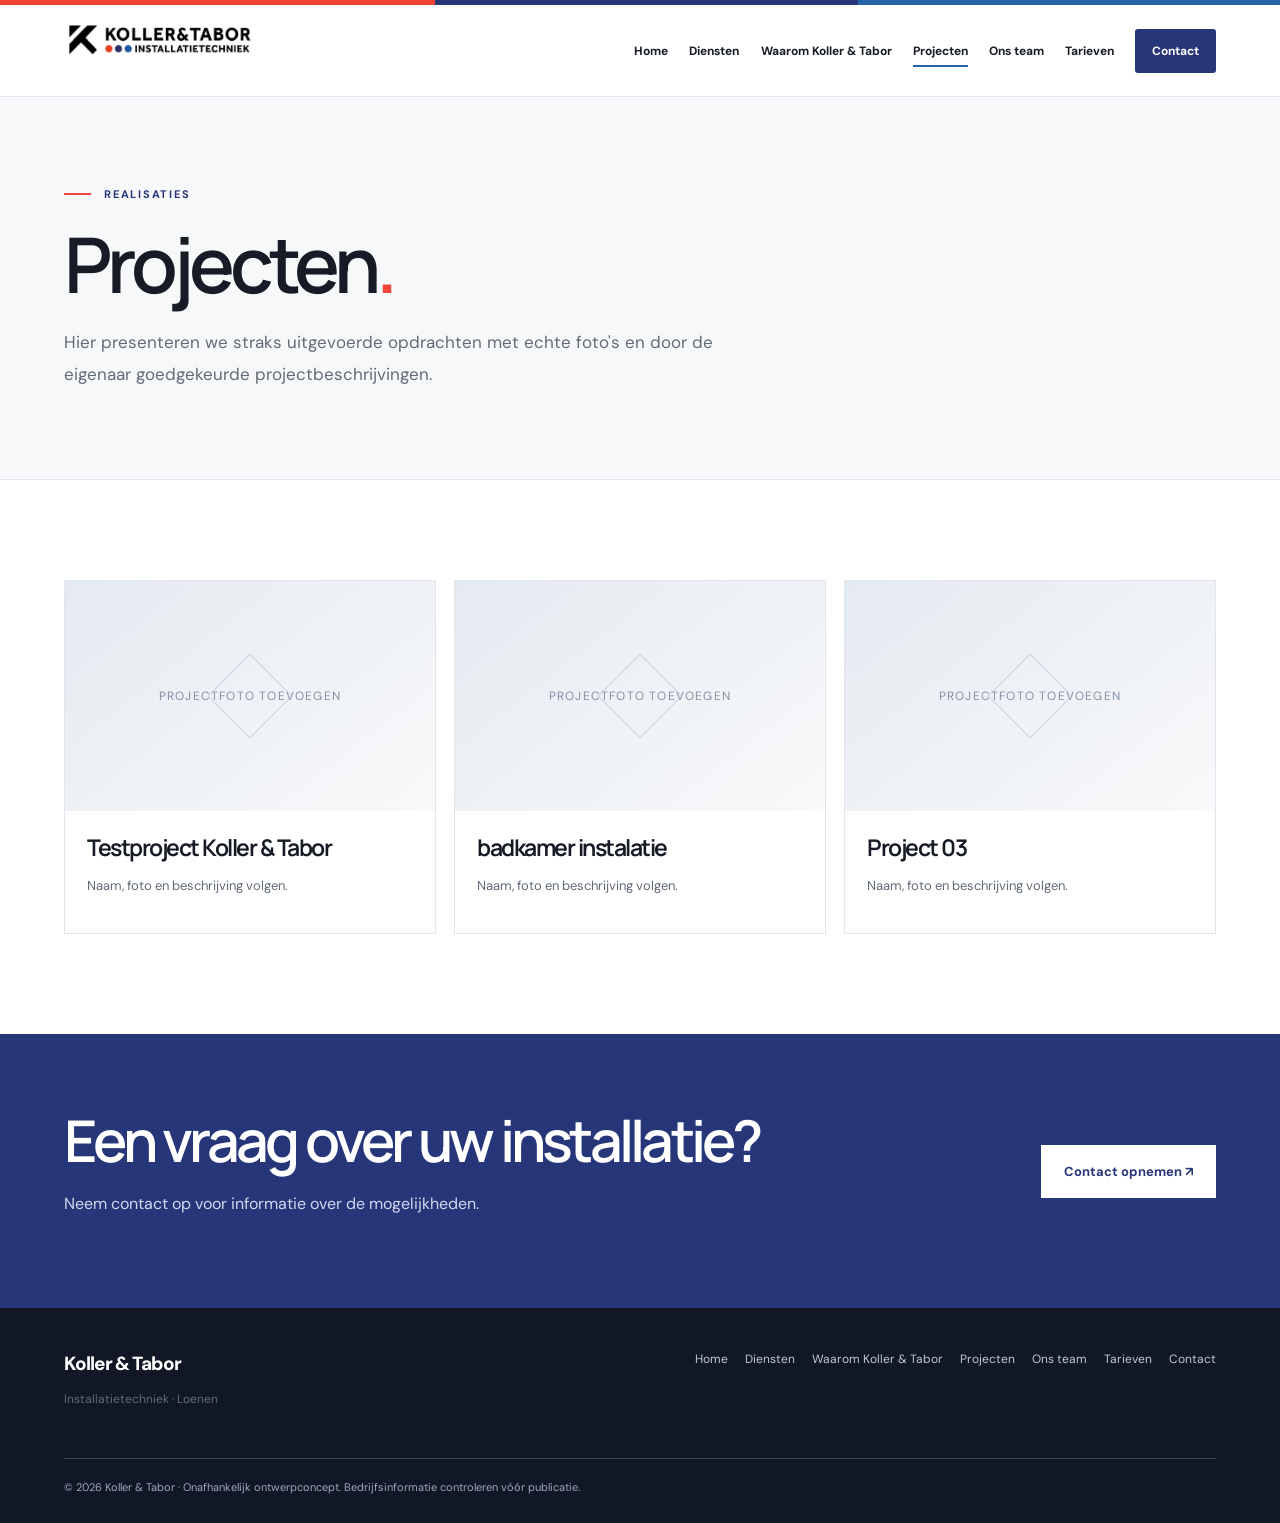
<file: projecten.html>
<!doctype html>
<html lang="nl">

<head>
  <meta charset="utf-8">

  <meta
    name="viewport"
    content="width=device-width,initial-scale=1"
  >

  <meta
    name="theme-color"
    content="#ffffff"
  >

  <meta
    name="description"
    content="Projecten en realisaties van Koller & Tabor Installatietechniek."
  >

  <title>Projecten | Koller &amp; Tabor</title>

  <link rel="stylesheet" href="style.css">

  <script src="script.js" defer></script>

  <style>
    /* Aanvulling voor projectfoto's */

    .placeholder-art.has-image {
      padding: 0;
      overflow: hidden;
      display: block;
    }

    .placeholder-art.has-image img {
      display: block;
      width: 100%;
      height: 220px;
      object-fit: cover;
    }

    .project-meta {
      font-size: 0.9rem;
      opacity: 0.75;
      margin-top: 8px;
    }

    .project-description {
      white-space: pre-line;
    }

    .projects-empty {
      text-align: center;
      padding: 48px 20px;
    }
  </style>

</head>

<body>

<div id="site-header"></div>

<main id="main">

  <!-- ======================================
       PAGINATITEL
       ====================================== -->

  <section class="page-hero">

    <div class="container">

      <span class="eyebrow">
        Realisaties
      </span>

      <h1>
        Projecten<span class="red-dot">.</span>
      </h1>

      <p class="lead" id="projects-introduction">
        Hier presenteren we straks uitgevoerde
        opdrachten met echte foto's en door
        de eigenaar goedgekeurde projectbeschrijvingen.
      </p>

    </div>

  </section>


  <!-- ======================================
       PROJECTEN
       ====================================== -->

  <section class="section">

    <div class="container">

      <div
        class="placeholder-grid"
        id="projects-grid"
      >

        <!--
          Deze voorbeeldprojecten blijven zichtbaar
          als het JSON-bestand niet geladen kan worden.
          Zodra het bestand geladen is, worden ze
          vervangen door de CMS-gegevens.
        -->

        <article class="placeholder">

          <div class="placeholder-art">
            Projectfoto toevoegen
          </div>

          <div class="placeholder-info">

            <h3>Project 01</h3>

            <p>
              Naam, foto en beschrijving volgen.
            </p>

          </div>

        </article>


        <article class="placeholder">

          <div class="placeholder-art">
            Projectfoto toevoegen
          </div>

          <div class="placeholder-info">

            <h3>Project 02</h3>

            <p>
              Naam, foto en beschrijving volgen.
            </p>

          </div>

        </article>


        <article class="placeholder">

          <div class="placeholder-art">
            Projectfoto toevoegen
          </div>

          <div class="placeholder-info">

            <h3>Project 03</h3>

            <p>
              Naam, foto en beschrijving volgen.
            </p>

          </div>

        </article>

      </div>

    </div>

  </section>


  <!-- ======================================
       CONTACTSECTIE
       ====================================== -->

  <section class="cta">

    <div class="container">

      <div>

        <h2>
          Een vraag over uw installatie?
        </h2>

        <p>
          Neem contact op voor informatie
          over de mogelijkheden.
        </p>

      </div>

      <a
        class="btn btn-light"
        href="contact.html"
      >
        Contact opnemen ↗
      </a>

    </div>

  </section>

</main>

<div id="site-footer"></div>


<!-- ==========================================
     PROJECTEN LADEN UIT SVELTIA CMS
     ========================================== -->

<script>
  (function () {

    "use strict";

    const DATA_URL = "content/projecten.json";

    const grid = document.getElementById("projects-grid");

    const introduction = document.getElementById(
      "projects-introduction"
    );


    // ======================================
    // ELEMENT MAKEN
    // ======================================

    function makeElement(tag, className, text) {

      const element = document.createElement(tag);

      if (className) {
        element.className = className;
      }

      if (text !== undefined && text !== null) {
        element.textContent = String(text);
      }

      return element;
    }


    // ======================================
    // AFBEELDINGSPAD
    // ======================================

    function getImageUrl(imagePath) {

      if (!imagePath) {
        return "";
      }

      const path = String(imagePath).trim();

      if (!path) {
        return "";
      }

      // Een volledige HTTPS-link.
      if (/^https:\/\//i.test(path)) {
        return path;
      }

      // Geen andere protocollen toestaan.
      if (/^[a-z]+:/i.test(path) || path.startsWith("//")) {
        return "";
      }

      // Een pad vanaf de website.
      if (path.startsWith("/")) {
        return path;
      }

      // Relatief pad, zoals images/uploads/foto.jpg.
      return new URL(path, document.baseURI).href;
    }


    // ======================================
    // PROJECTDATUM OPMAKEN
    // ======================================

    function formatDate(value) {

      if (!value) {
        return "";
      }

      const dateText = String(value).slice(0, 10);

      const parts = dateText.split("-");

      if (parts.length !== 3) {
        return String(value);
      }

      const year = Number(parts[0]);
      const month = Number(parts[1]);
      const day = Number(parts[2]);

      const date = new Date(
        Date.UTC(year, month - 1, day)
      );

      if (
        !Number.isFinite(date.getTime()) ||
        date.getUTCFullYear() !== year ||
        date.getUTCMonth() !== month - 1 ||
        date.getUTCDate() !== day
      ) {
        return String(value);
      }

      return new Intl.DateTimeFormat("nl-NL", {
        day: "numeric",
        month: "long",
        year: "numeric",
        timeZone: "UTC"
      }).format(date);
    }


    // ======================================
    // PROJECTKAART MAKEN
    // ======================================

    function makeProjectCard(project) {

      const article = makeElement(
        "article",
        "placeholder"
      );

      const art = makeElement(
        "div",
        "placeholder-art"
      );

      const imageUrl = getImageUrl(project.image);

      if (imageUrl) {

        art.classList.add("has-image");

        const img = document.createElement("img");

        img.src = imageUrl;

        img.alt = project.image_alt ||
          ("Foto van " + (project.title || "het project"));

        img.loading = "lazy";

        art.appendChild(img);

      } else {

        art.textContent = "Projectfoto toevoegen";

      }

      article.appendChild(art);


      const info = makeElement(
        "div",
        "placeholder-info"
      );


      // Projectnaam
      const title = makeElement(
        "h3",
        "",
        project.title || "Naamloos project"
      );

      info.appendChild(title);


      // Korte omschrijving
      if (project.summary) {

        const summary = makeElement(
          "p",
          "",
          project.summary
        );

        info.appendChild(summary);

      }


      // Uitgebreide beschrijving
      if (project.description) {

        const description = makeElement(
          "p",
          "project-description",
          project.description
        );

        info.appendChild(description);

      }


      // Locatie en datum
      const metadata = [];

      if (project.location) {
        metadata.push(project.location);
      }

      if (project.date) {
        metadata.push(formatDate(project.date));
      }

      if (metadata.length > 0) {

        const meta = makeElement(
          "p",
          "project-meta",
          metadata.join(" · ")
        );

        info.appendChild(meta);

      }


      article.appendChild(info);

      return article;
    }


    // ======================================
    // PROJECTEN TONEN
    // ======================================

    function renderProjects(projects) {

      // Alleen gepubliceerde projecten.
      const visibleProjects = projects.filter(function (project) {

        return project &&
          typeof project === "object" &&
          project.published !== false;

      });


      // Sorteren op volgorde.
      // Zonder ingevulde volgorde blijft de
      // volgorde uit het CMS behouden.
      visibleProjects.sort(function (a, b) {

        const aOrder =
          a.order === undefined ||
          a.order === null ||
          a.order === ""
            ? Infinity
            : Number(a.order);

        const bOrder =
          b.order === undefined ||
          b.order === null ||
          b.order === ""
            ? Infinity
            : Number(b.order);

        return aOrder - bOrder;

      });


      const fragment = document.createDocumentFragment();


      if (visibleProjects.length === 0) {

        const emptyMessage = makeElement(
          "p",
          "projects-empty",
          "Er zijn momenteel nog geen projecten gepubliceerd."
        );

        fragment.appendChild(emptyMessage);

      } else {

        visibleProjects.forEach(function (project) {

          fragment.appendChild(
            makeProjectCard(project)
          );

        });

      }


      grid.replaceChildren(fragment);

    }


    // ======================================
    // JSON-BESTAND LADEN
    // ======================================

    async function loadProjects() {

      try {

        const response = await fetch(DATA_URL, {
          cache: "no-store"
        });

        if (!response.ok) {
          throw new Error(
            "Projectgegevens niet beschikbaar: " +
            response.status
          );
        }

        const data = await response.json();

        if (!data || !Array.isArray(data.projects)) {
          throw new Error("Ongeldige projectgegevens");
        }


        // Introductietekst bijwerken.
        if (typeof data.introduction === "string") {
          introduction.textContent = data.introduction;
        }


        // Projectkaarten bijwerken.
        renderProjects(data.projects);

      } catch (error) {

        console.error(
          "Kon de projecten niet laden:",
          error
        );

        // De bestaande voorbeeldprojecten
        // blijven zichtbaar bij een laadfout.

      }

    }


    // Starten
    loadProjects();

  })();
</script>

</body>
</html>
</file>
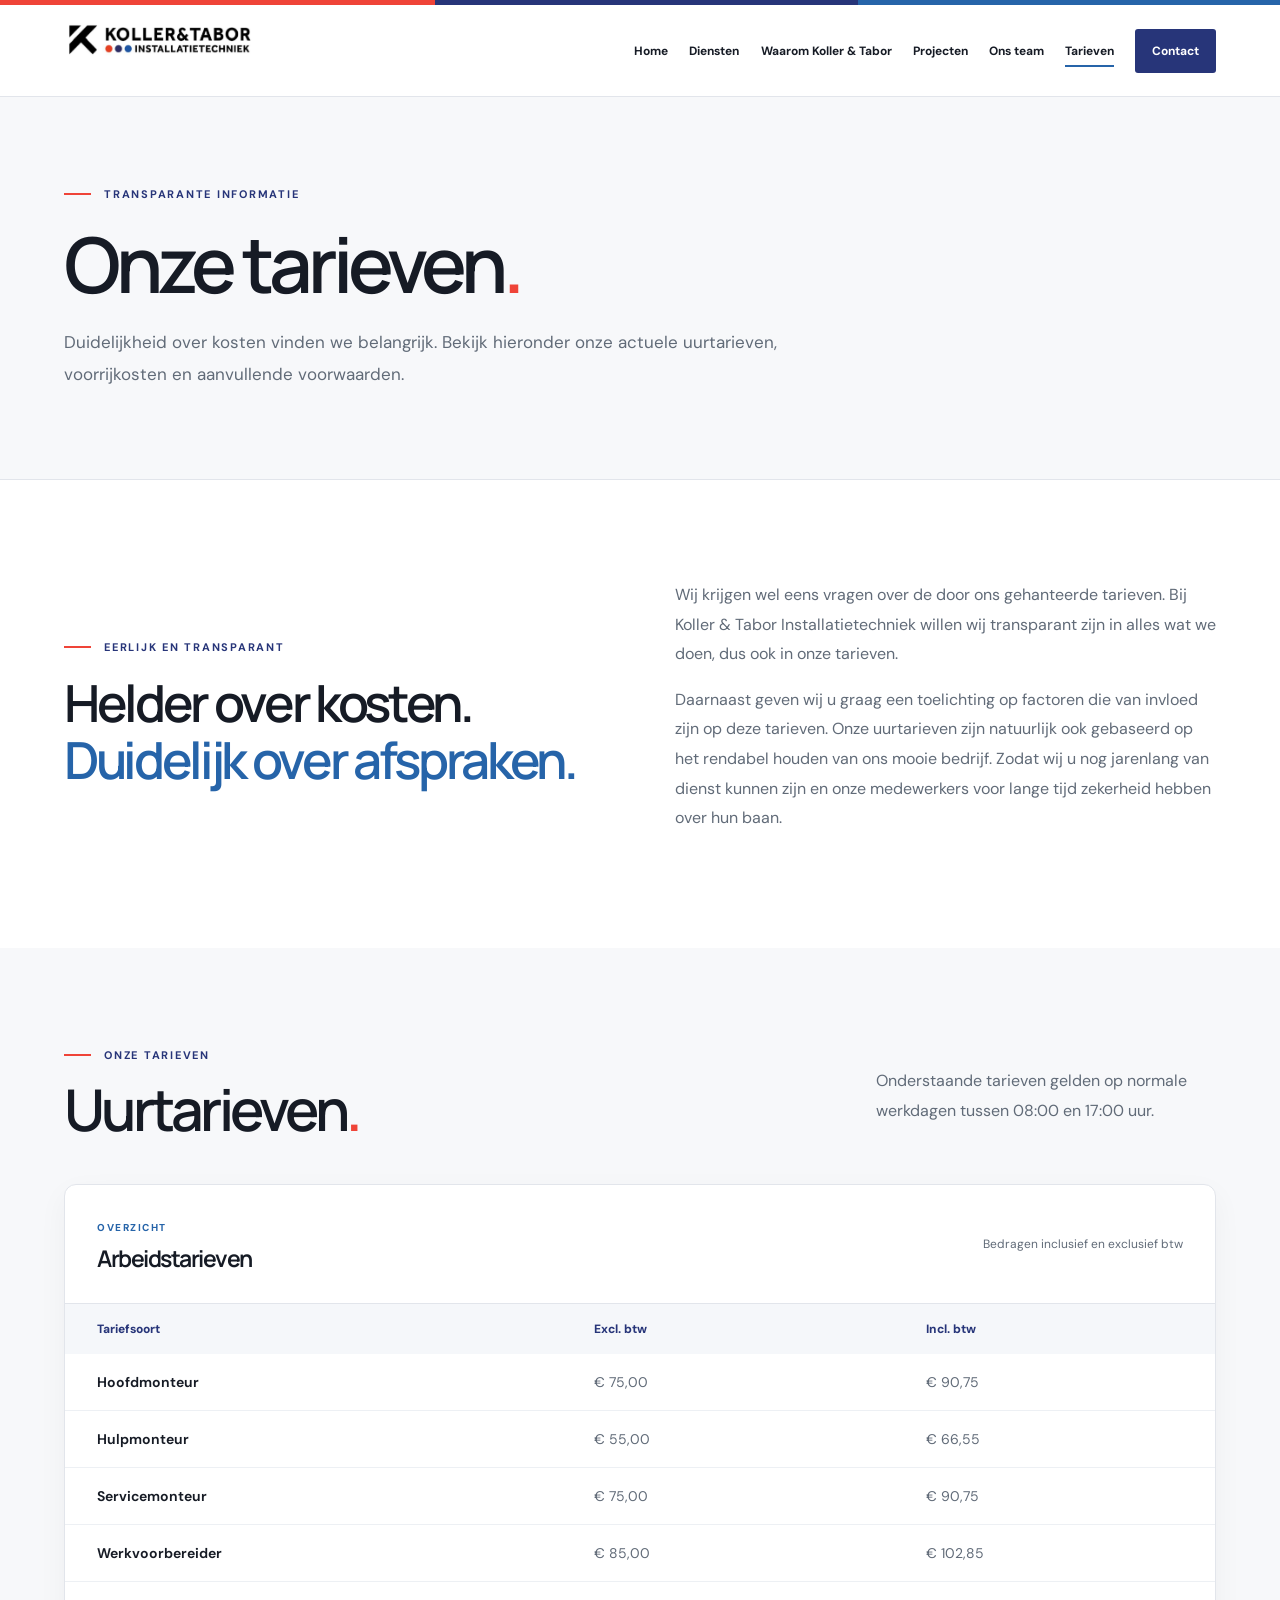
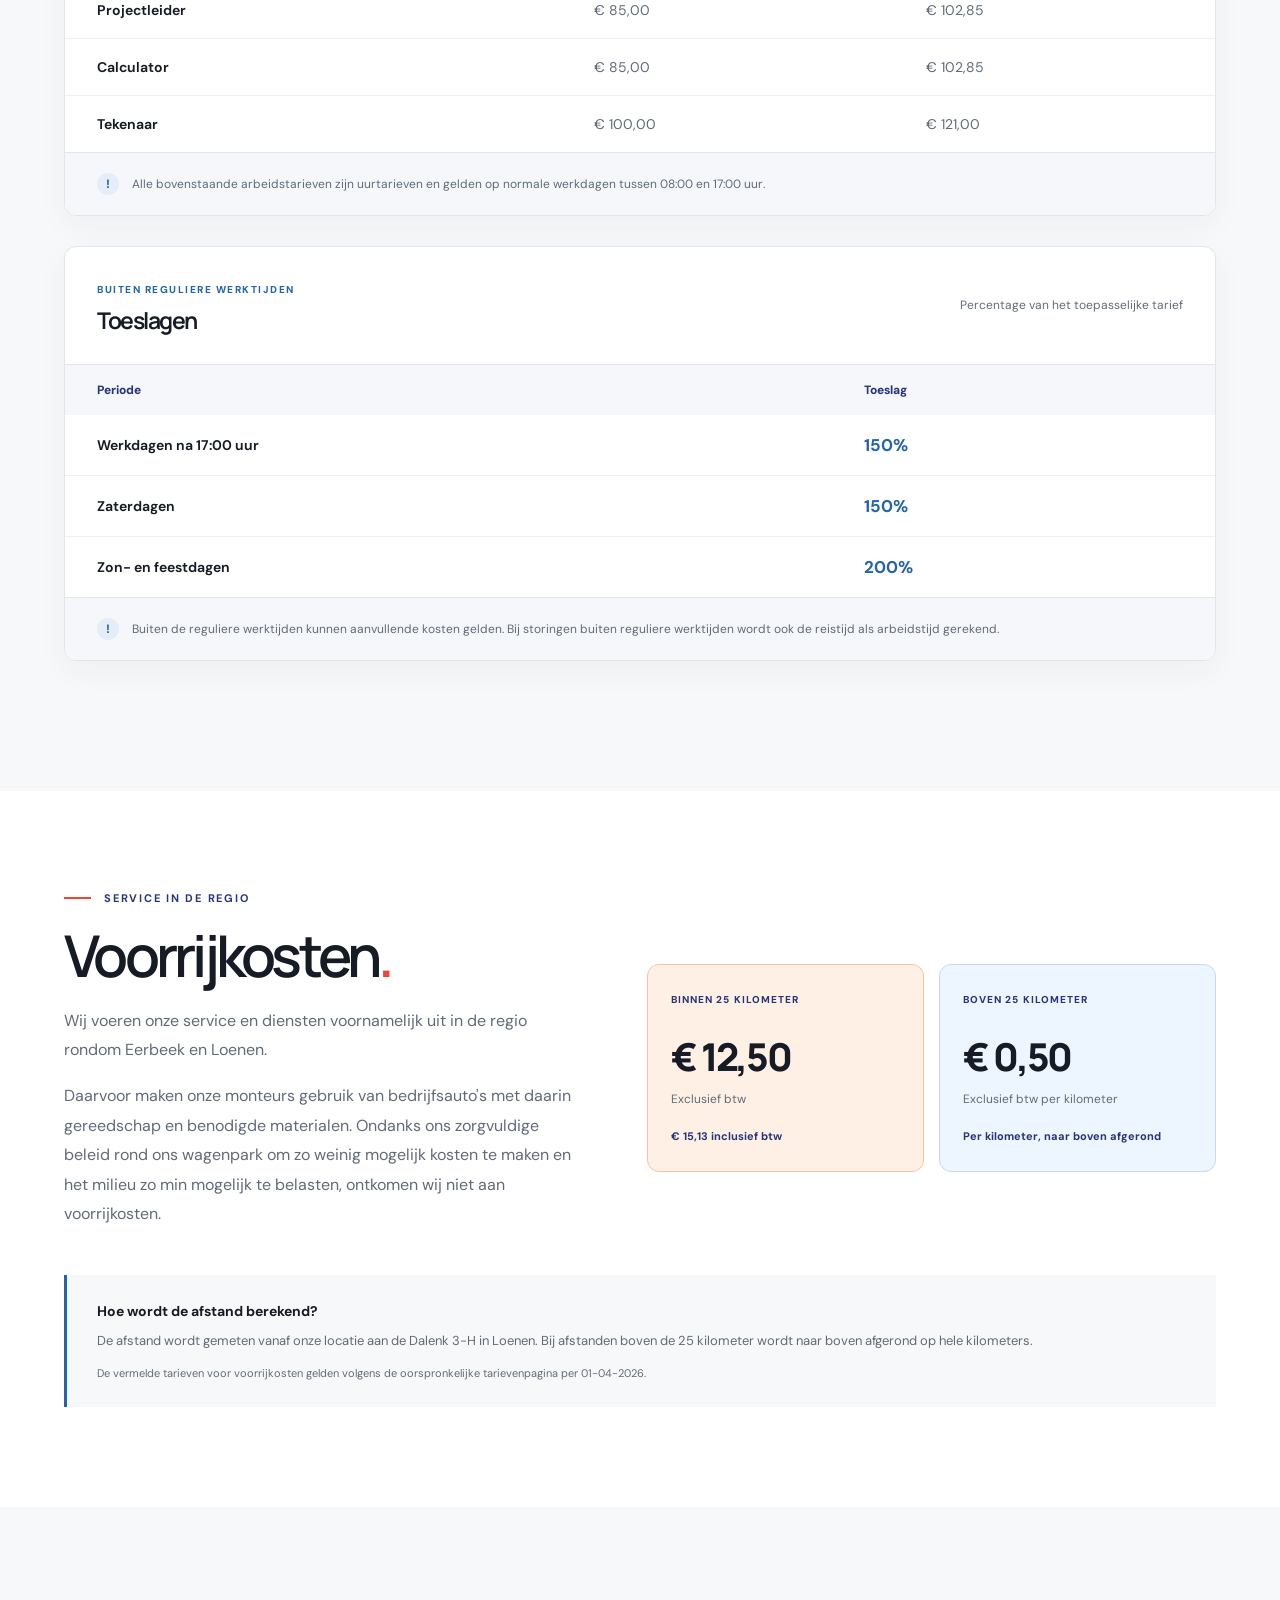
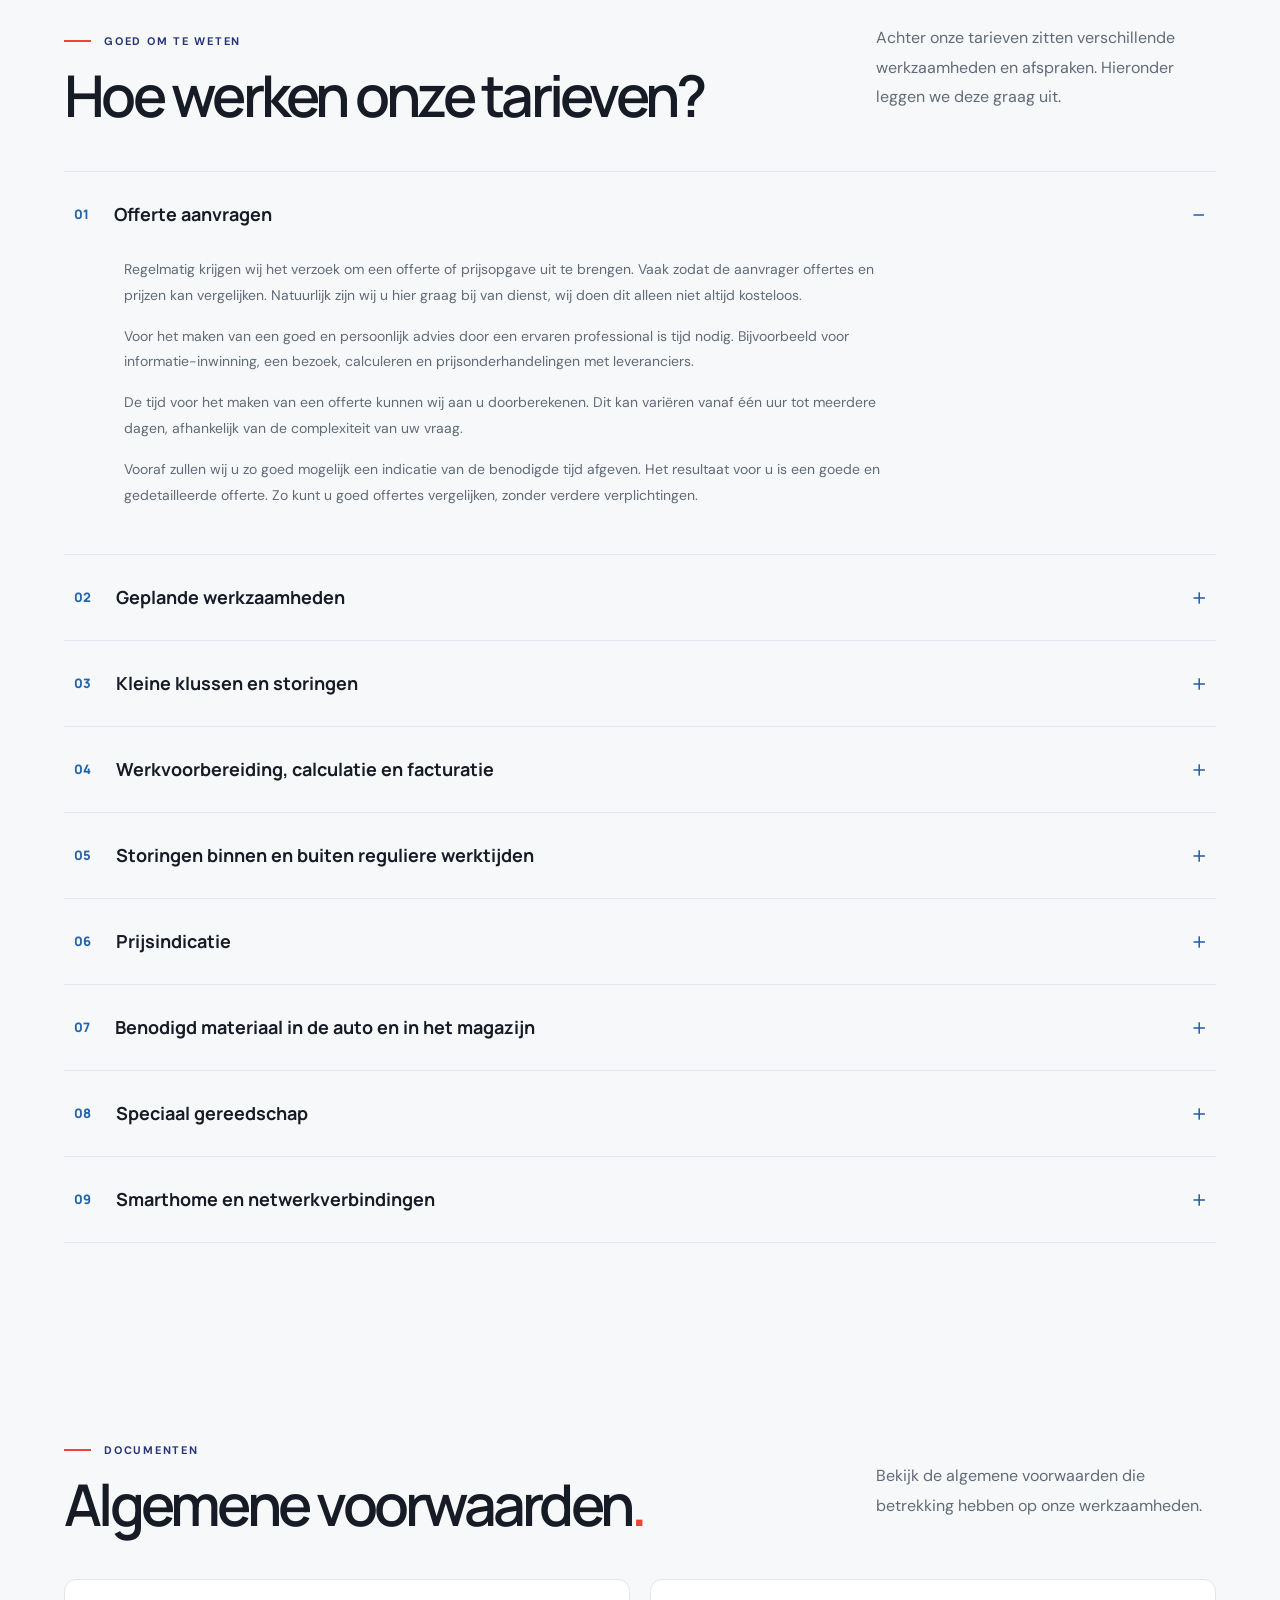
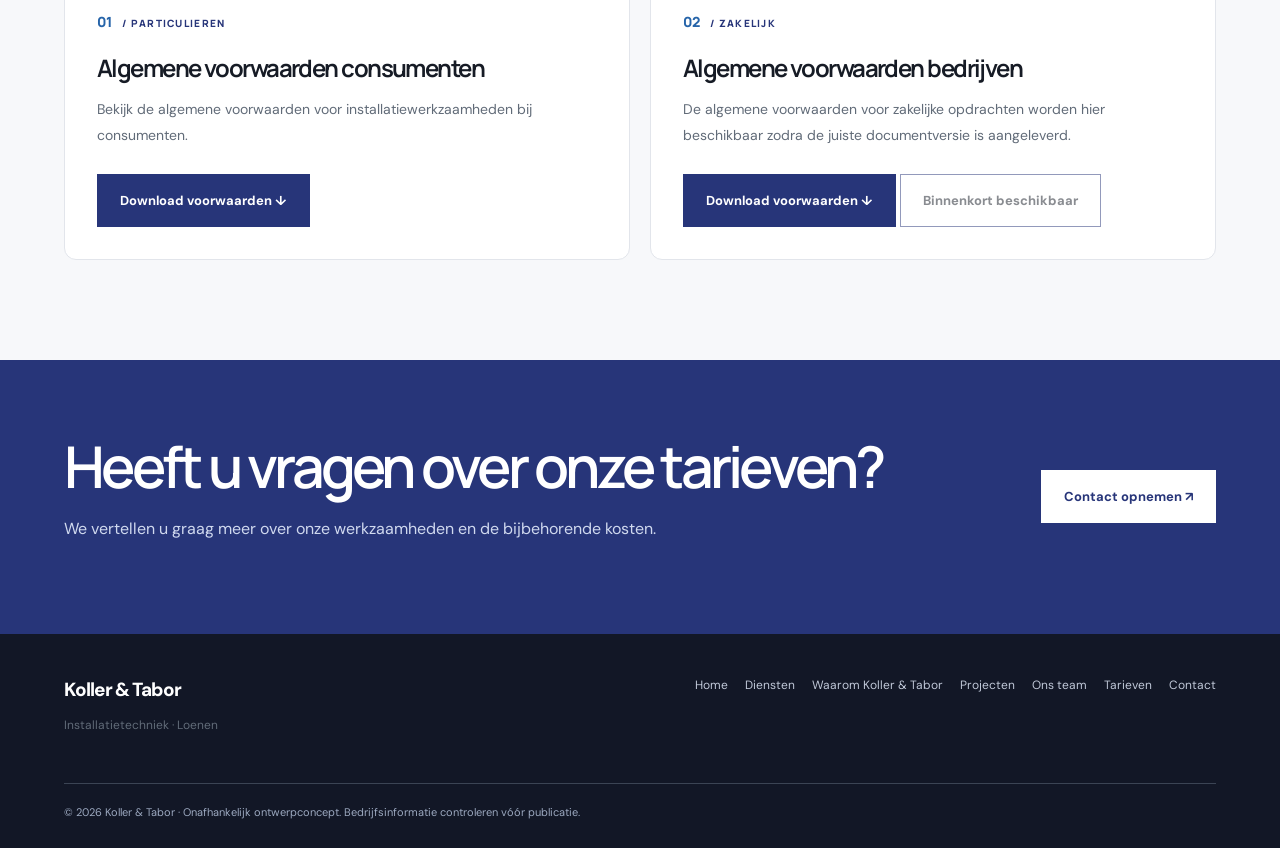
<file: tarieven.html>
<!doctype html>
<html lang="nl">

<head>
  <meta charset="utf-8">
  <meta name="viewport" content="width=device-width,initial-scale=1">
  <meta name="theme-color" content="#ffffff">

  <meta
    name="description"
    content="Bekijk de tarieven, uurtarieven, voorrijkosten en voorwaarden van Koller & Tabor Installatietechniek."
  >

  <title>Tarieven | Koller &amp; Tabor</title>

  <link rel="stylesheet" href="style.css">
  <script src="script.js" defer></script>

  <style>
    /* Aanvullingen voor CMS-teksten */

    .cms-paragraphs p + p {
      margin-top: 1em;
    }

    .tariff-highlight {
      white-space: pre-line;
    }

    .tariff-loading {
      padding: 24px 0;
      color: #273579;
    }

    .tariff-error {
      padding: 20px;
      background: #fff3f2;
      border-left: 4px solid #ef4438;
      border-radius: 8px;
    }

    .terms-card[hidden] {
      display: none;
    }
  </style>
</head>

<body>

<div id="site-header"></div>

<main id="main">

  <!-- =====================================
       PAGINA INTRODUCTIE
  ====================================== -->

  <section class="page-hero tariffs-hero">
    <div class="container">

      <span class="eyebrow" id="tariffs-hero-eyebrow">
        Transparante informatie
      </span>

      <h1>
        <span id="tariffs-hero-title">Onze tarieven</span><span class="red-dot">.</span>
      </h1>

      <p class="lead" id="tariffs-hero-introduction">
        Duidelijkheid over kosten vinden we belangrijk.
        Bekijk hieronder onze actuele uurtarieven,
        voorrijkosten en aanvullende voorwaarden.
      </p>

    </div>
  </section>


  <!-- =====================================
       INTRODUCTIE
  ====================================== -->

  <section class="section tariffs-intro">
    <div class="container">

      <div class="tariffs-intro-grid">

        <div>
          <span class="eyebrow">
            Eerlijk en transparant
          </span>

          <h2>
            <span id="tariffs-intro-heading">
              Helder over kosten.
            </span>

            <span class="accent" id="tariffs-intro-accent">
              Duidelijk over afspraken.
            </span>
          </h2>
        </div>

        <div
          id="tariffs-introduction"
          class="cms-paragraphs"
        >
          <p>
            Wij krijgen wel eens vragen over de door ons
            gehanteerde tarieven. Bij Koller &amp; Tabor
            Installatietechniek willen wij transparant
            zijn in alles wat we doen, dus ook in onze
            tarieven.
          </p>

          <p>
            Daarnaast geven wij u graag een toelichting
            op factoren die van invloed zijn op deze
            tarieven. Onze uurtarieven zijn natuurlijk
            ook gebaseerd op het rendabel houden van
            ons mooie bedrijf. Zodat wij u nog jarenlang
            van dienst kunnen zijn en onze medewerkers
            voor lange tijd zekerheid hebben over hun baan.
          </p>
        </div>

      </div>
    </div>
  </section>


  <!-- =====================================
       UURTARIEVEN
  ====================================== -->

  <section class="section tariffs-section section-soft">
    <div class="container">

      <div class="section-head">
        <div>
          <span class="eyebrow">
            Onze tarieven
          </span>

          <h2>
            Uurtarieven<span class="red-dot">.</span>
          </h2>
        </div>

        <p id="hourly-introduction">
          Onderstaande tarieven gelden op normale
          werkdagen tussen 08:00 en 17:00 uur.
        </p>
      </div>


      <!-- ARBEIDSTARIEVEN -->

      <div class="tariff-table-card">

        <div class="tariff-table-heading">
          <div>
            <span class="tariff-label">
              OVERZICHT
            </span>

            <h3>
              Arbeidstarieven
            </h3>
          </div>

          <span class="tariff-vat">
            Bedragen inclusief en exclusief btw
          </span>
        </div>

        <div class="tariff-table-wrap">

          <table class="tariff-table">
            <thead>
              <tr>
                <th>Tariefsoort</th>
                <th>Excl. btw</th>
                <th>Incl. btw</th>
              </tr>
            </thead>

            <tbody id="hourly-rates-body">
              <tr>
                <td colspan="3">
                  Tarieven worden geladen...
                </td>
              </tr>
            </tbody>
          </table>

        </div>

        <div class="tariff-table-note">
          <span class="tariff-note-mark">!</span>

          <p id="hourly-note">
            Alle bovenstaande arbeidstarieven zijn
            uurtarieven en gelden op normale werkdagen
            tussen 08:00 en 17:00 uur.
          </p>
        </div>

      </div>


      <!-- TOESLAGEN -->

      <div class="tariff-table-card">

        <div class="tariff-table-heading">
          <div>
            <span class="tariff-label">
              BUITEN REGULIERE WERKTIJDEN
            </span>

            <h3>
              Toeslagen
            </h3>
          </div>

          <span class="tariff-vat">
            Percentage van het toepasselijke tarief
          </span>
        </div>

        <div class="tariff-table-wrap">

          <table class="tariff-table">
            <thead>
              <tr>
                <th>Periode</th>
                <th>Toeslag</th>
              </tr>
            </thead>

            <tbody id="surcharges-body">
              <tr>
                <td colspan="2">
                  Toeslagen worden geladen...
                </td>
              </tr>
            </tbody>
          </table>

        </div>

        <div class="tariff-table-note">
          <span class="tariff-note-mark">!</span>

          <p id="surcharges-note">
            Buiten de reguliere werktijden kunnen
            aanvullende kosten gelden. Bij storingen
            buiten reguliere werktijden wordt ook
            de reistijd als arbeidstijd gerekend.
          </p>
        </div>

      </div>

    </div>
  </section>


  <!-- =====================================
       VOORRIJKOSTEN
  ====================================== -->

  <section class="section travel-section">
    <div class="container">

      <div class="travel-layout">

        <div class="travel-copy">

          <span class="eyebrow">
            Service in de regio
          </span>

          <h2>
            Voorrijkosten<span class="red-dot">.</span>
          </h2>

          <div
            id="travel-introduction"
            class="cms-paragraphs"
          >
            <p>
              Wij voeren onze service en diensten
              voornamelijk uit in de regio rondom
              Eerbeek en Loenen.
            </p>

            <p>
              Daarvoor maken onze monteurs gebruik
              van bedrijfsauto's met daarin gereedschap
              en benodigde materialen. Ondanks ons
              zorgvuldige beleid rond ons wagenpark
              om zo weinig mogelijk kosten te maken
              en het milieu zo min mogelijk te belasten,
              ontkomen wij niet aan voorrijkosten.
            </p>
          </div>

        </div>


        <div class="travel-prices">

          <article class="travel-price-card">

            <span class="travel-price-label">
              BINNEN 25 KILOMETER
            </span>

            <div
              class="travel-price"
              id="travel-within-25"
            >
              € 12,50
            </div>

            <p>
              Exclusief btw
            </p>

            <span
              class="travel-price-extra"
              id="travel-within-25-vat"
            >
              € 15,13 inclusief btw
            </span>

          </article>


          <article class="travel-price-card travel-price-secondary">

            <span class="travel-price-label">
              BOVEN 25 KILOMETER
            </span>

            <div
              class="travel-price"
              id="travel-beyond-25"
            >
              € 0,50
            </div>

            <p>
              Exclusief btw per kilometer
            </p>

            <span
              class="travel-price-extra"
              id="travel-beyond-note"
            >
              Per kilometer, naar boven afgerond
            </span>

          </article>

        </div>

      </div>


      <div class="travel-footnote">

        <strong>
          Hoe wordt de afstand berekend?
        </strong>

        <p id="travel-description">
          De afstand wordt gemeten vanaf onze locatie
          aan de Dalenk 3-H in Loenen. Bij afstanden
          boven de 25 kilometer wordt naar boven
          afgerond op hele kilometers.
        </p>

        <small id="travel-date-note">
          De vermelde tarieven voor voorrijkosten
          gelden volgens de oorspronkelijke
          tarievenpagina per 01-04-2026.
        </small>

      </div>

    </div>
  </section>


  <!-- =====================================
       UITGEBREIDE TOELICHTING
  ====================================== -->

  <section class="section section-soft tariff-details">
    <div class="container">

      <div class="section-head">

        <div>
          <span class="eyebrow">
            Goed om te weten
          </span>

          <h2>
            Hoe werken onze tarieven?
          </h2>
        </div>

        <p id="explanations-introduction">
          Achter onze tarieven zitten verschillende
          werkzaamheden en afspraken. Hieronder
          leggen we deze graag uit.
        </p>

      </div>


      <div
        class="tariff-accordion"
        id="tariff-accordion"
      >
        <p class="tariff-loading">
          Toelichtingen worden geladen...
        </p>
      </div>

    </div>
  </section>


  <!-- =====================================
       ALGEMENE VOORWAARDEN
  ====================================== -->

  <section class="section section-soft">
    <div class="container">

      <div class="section-head">

        <div>
          <span class="eyebrow">
            Documenten
          </span>

          <h2>
            Algemene voorwaarden<span class="red-dot">.</span>
          </h2>
        </div>

        <p>
          Bekijk de algemene voorwaarden die
          betrekking hebben op onze werkzaamheden.
        </p>

      </div>


      <div class="terms-grid">

        <!-- CONSUMENTEN -->

        <article class="terms-card">

          <span class="service-number">
            01 <span>/ PARTICULIEREN</span>
          </span>

          <h3>
            Algemene voorwaarden consumenten
          </h3>

          <p>
            Bekijk de algemene voorwaarden voor
            installatiewerkzaamheden bij consumenten.
          </p>

          <a
            id="consumer-terms-link"
            href="documents/Algemene-Voorwaarden-voor-Installatiewerk-voor-Consumenten-AVIC-2016.pdf"
            class="btn btn-primary"
            download
          >
            Download voorwaarden ↓
          </a>

        </article>


        <!-- BEDRIJVEN -->

        <article class="terms-card">

          <span class="service-number">
            02 <span>/ ZAKELIJK</span>
          </span>

          <h3>
            Algemene voorwaarden bedrijven
          </h3>

          <p id="business-terms-description">
            De algemene voorwaarden voor zakelijke
            opdrachten worden hier beschikbaar
            zodra de juiste documentversie is aangeleverd.
          </p>

          <a
            id="business-terms-link"
            class="btn btn-primary"
            href="#"
            download
            hidden
          >
            Download voorwaarden ↓
          </a>

          <button
            id="business-terms-unavailable"
            type="button"
            class="btn btn-outline"
            disabled
          >
            Binnenkort beschikbaar
          </button>

        </article>

      </div>

    </div>
  </section>


  <!-- =====================================
       CONTACT
  ====================================== -->

  <section class="cta">
    <div class="container">

      <div>

        <h2 id="tariffs-contact-heading">
          Heeft u vragen over onze tarieven?
        </h2>

        <p id="tariffs-contact-description">
          We vertellen u graag meer over onze
          werkzaamheden en de bijbehorende kosten.
        </p>

      </div>

      <a
        class="btn btn-light"
        href="contact.html"
      >
        Contact opnemen ↗
      </a>

    </div>
  </section>

</main>

<div id="site-footer"></div>


<!-- ==========================================
     SVELTIA CMS KOPPELING
========================================== -->

<script>
(function () {
  "use strict";

  const DATA_URL = "content/tarieven.json";


  // ========================================
  // ELEMENTEN VEILIG MAKEN
  // ========================================

  function makeElement(tag, className, text) {
    const element = document.createElement(tag);

    if (className) {
      element.className = className;
    }

    if (text !== undefined && text !== null) {
      element.textContent = String(text);
    }

    return element;
  }


  // ========================================
  // TEKST VANUIT CMS INVULLEN
  // ========================================

  function setText(id, value) {
    const element = document.getElementById(id);

    if (!element || typeof value !== "string") {
      return;
    }

    element.textContent = value;
  }


  // ========================================
  // TEKST MET MEERDERE ALINEA'S
  // ========================================

  function makeParagraphs(text) {
    const fragment = document.createDocumentFragment();

    if (typeof text !== "string" || !text.trim()) {
      return fragment;
    }

    const paragraphs = text
      .trim()
      .split(/\n\s*\n/);

    paragraphs.forEach(function (paragraph) {
      const element = makeElement(
        "p",
        "",
        paragraph.trim()
      );

      element.style.whiteSpace = "pre-line";

      fragment.appendChild(element);
    });

    return fragment;
  }


  function setParagraphs(id, text) {
    const container = document.getElementById(id);

    if (!container || typeof text !== "string") {
      return;
    }

    container.replaceChildren(
      makeParagraphs(text)
    );
  }


  // ========================================
  // UURTARIEVEN
  // ========================================

  function renderHourlyRates(rates) {
    const tbody = document.getElementById(
      "hourly-rates-body"
    );

    if (!Array.isArray(rates)) {
      return;
    }

    const fragment = document.createDocumentFragment();

    rates.forEach(function (rate) {
      if (!rate || typeof rate !== "object") {
        return;
      }

      const row = document.createElement("tr");

      row.appendChild(
        makeElement("td", "", rate.name || "")
      );

      row.appendChild(
        makeElement("td", "", rate.price_ex || "")
      );

      row.appendChild(
        makeElement("td", "", rate.price_in || "")
      );

      fragment.appendChild(row);
    });

    if (!rates.length) {
      const row = document.createElement("tr");
      const cell = makeElement(
        "td",
        "",
        "Er zijn momenteel geen arbeidstarieven beschikbaar."
      );

      cell.colSpan = 3;

      row.appendChild(cell);
      fragment.appendChild(row);
    }

    tbody.replaceChildren(fragment);
  }


  // ========================================
  // TOESLAGEN
  // ========================================

  function renderSurcharges(surcharges) {
    const tbody = document.getElementById(
      "surcharges-body"
    );

    if (!Array.isArray(surcharges)) {
      return;
    }

    const fragment = document.createDocumentFragment();

    surcharges.forEach(function (surcharge) {
      if (!surcharge || typeof surcharge !== "object") {
        return;
      }

      const row = document.createElement("tr");

      row.appendChild(
        makeElement(
          "td",
          "",
          surcharge.period || ""
        )
      );

      const percentageCell = document.createElement("td");

      const strong = makeElement(
        "strong",
        "",
        surcharge.percentage || ""
      );

      percentageCell.appendChild(strong);
      row.appendChild(percentageCell);

      fragment.appendChild(row);
    });

    if (!surcharges.length) {
      const row = document.createElement("tr");
      const cell = makeElement(
        "td",
        "",
        "Er zijn momenteel geen toeslagen vermeld."
      );

      cell.colSpan = 2;

      row.appendChild(cell);
      fragment.appendChild(row);
    }

    tbody.replaceChildren(fragment);
  }


  // ========================================
  // VOORRIJKOSTEN
  // ========================================

  function renderTravel(travel) {
    if (!travel || typeof travel !== "object") {
      return;
    }

    setParagraphs(
      "travel-introduction",
      travel.introduction
    );

    setText(
      "travel-within-25",
      travel.within_25
    );

    if (typeof travel.within_25_vat === "string") {
      setText(
        "travel-within-25-vat",
        travel.within_25_vat + " inclusief btw"
      );
    }

    setText(
      "travel-beyond-25",
      travel.beyond_25
    );

    setText(
      "travel-beyond-note",
      travel.beyond_25_note
    );

    setText(
      "travel-description",
      travel.description
    );

    setText(
      "travel-date-note",
      travel.date_note
    );
  }


  // ========================================
  // EXTRA NETWERKPROBLEMEN
  // ========================================

  function makeProblemsList(problems) {
    const list = makeElement(
      "ul",
      "tariff-problem-list"
    );

    problems.forEach(function (problem) {
      if (!problem || typeof problem !== "object") {
        return;
      }

      const item = document.createElement("li");

      if (problem.title) {
        item.appendChild(
          makeElement(
            "strong",
            "",
            problem.title
          )
        );
      }

      if (problem.description) {
        item.appendChild(
          makeElement(
            "p",
            "",
            problem.description
          )
        );
      }

      list.appendChild(item);
    });

    return list;
  }


  // ========================================
  // EEN UITKLAPBARE TOELICHTING
  // ========================================

  function makeExplanation(explanation, index) {
    const details = makeElement(
      "details",
      "tariff-detail"
    );

    // Het eerste onderdeel staat standaard open.
    if (index === 0) {
      details.open = true;
    }

    const summary = document.createElement("summary");

    const number = String(index + 1).padStart(2, "0");

    summary.appendChild(
      makeElement("span", "", number)
    );

    summary.appendChild(
      document.createTextNode(
        explanation.title || "Toelichting"
      )
    );

    details.appendChild(summary);


    const content = makeElement(
      "div",
      "tariff-detail-content"
    );


    // Hoofdtekst
    if (explanation.content) {
      content.appendChild(
        makeParagraphs(explanation.content)
      );
    }


    // Opvallend informatieblok
    if (explanation.highlight) {
      content.appendChild(
        makeElement(
          "div",
          "tariff-highlight",
          explanation.highlight
        )
      );
    }


    // Tekst onder informatieblok
    if (explanation.after_highlight) {
      content.appendChild(
        makeParagraphs(explanation.after_highlight)
      );
    }


    // Extra tussenkop
    if (explanation.subheading) {
      content.appendChild(
        makeElement(
          "h4",
          "",
          explanation.subheading
        )
      );
    }


    // Bijvoorbeeld netwerkproblemen
    if (
      Array.isArray(explanation.problems) &&
      explanation.problems.length > 0
    ) {
      content.appendChild(
        makeProblemsList(explanation.problems)
      );
    }

    details.appendChild(content);

    return details;
  }


  // ========================================
  // ALLE TOELICHTINGEN
  // ========================================

  function renderExplanations(explanations) {
    const container = document.getElementById(
      "tariff-accordion"
    );

    if (!Array.isArray(explanations)) {
      return;
    }

    const fragment = document.createDocumentFragment();

    if (explanations.length === 0) {
      fragment.appendChild(
        makeElement(
          "p",
          "",
          "Er zijn momenteel geen toelichtingen beschikbaar."
        )
      );
    } else {
      explanations.forEach(function (explanation, index) {
        if (!explanation || typeof explanation !== "object") {
          return;
        }

        fragment.appendChild(
          makeExplanation(explanation, index)
        );
      });
    }

    container.replaceChildren(fragment);
  }


  // ========================================
  // DOCUMENTLINKS
  // ========================================

  function getDocumentUrl(path) {
    if (typeof path !== "string" || !path.trim()) {
      return "";
    }

    let cleanPath = path.trim();

    // Alleen HTTPS of lokale bestanden toestaan.
    if (/^https:\/\//i.test(cleanPath)) {
      return cleanPath;
    }

    if (
      /^[a-z][a-z0-9+.-]*:/i.test(cleanPath) ||
      cleanPath.startsWith("//")
    ) {
      return "";
    }

    const siteBase = new URL(".", document.baseURI);

    // Ook paden met een voorloopslash ondersteunen.
    const siteFolder = siteBase.pathname.replace(/\/$/, "");

    if (
      siteFolder &&
      cleanPath.startsWith(siteFolder + "/")
    ) {
      cleanPath = cleanPath.slice(siteFolder.length);
    }

    cleanPath = cleanPath.replace(/^\/+/, "");

    if (cleanPath.split("/").includes("..")) {
      return "";
    }

    return new URL(cleanPath, siteBase).href;
  }


  function renderDocuments(data) {
    const consumerLink = document.getElementById(
      "consumer-terms-link"
    );

    const businessLink = document.getElementById(
      "business-terms-link"
    );

    const unavailableButton = document.getElementById(
      "business-terms-unavailable"
    );


    // Consumentenvoorwaarden
    if (typeof data.consumer_terms === "string") {
      const url = getDocumentUrl(data.consumer_terms);

      if (url) {
        consumerLink.href = url;
        consumerLink.hidden = false;
      } else {
        consumerLink.removeAttribute("href");
        consumerLink.hidden = true;
      }
    }


    // Zakelijke voorwaarden
    if (typeof data.business_terms === "string") {
      const url = getDocumentUrl(data.business_terms);

      if (url) {
        businessLink.href = url;
        businessLink.hidden = false;

        unavailableButton.hidden = true;
      } else {
        businessLink.removeAttribute("href");
        businessLink.hidden = true;

        unavailableButton.hidden = false;
      }
    }

    setText(
      "business-terms-description",
      data.business_terms_description
    );
  }


  // ========================================
  // ALLE TARIEFGEGEVENS INVULLEN
  // ========================================

  function renderTariffs(data) {

    // Bovenkant van de pagina
    if (data.hero && typeof data.hero === "object") {
      setText(
        "tariffs-hero-eyebrow",
        data.hero.eyebrow
      );

      setText(
        "tariffs-hero-title",
        data.hero.title
      );

      setText(
        "tariffs-hero-introduction",
        data.hero.introduction
      );
    }


    // Introductie
    setText(
      "tariffs-intro-heading",
      data.intro_heading
    );

    setText(
      "tariffs-intro-accent",
      data.intro_accent
    );

    setParagraphs(
      "tariffs-introduction",
      data.introduction
    );


    // Uurtarieven
    setText(
      "hourly-introduction",
      data.hourly_intro
    );

    renderHourlyRates(data.hourly_rates);

    setText(
      "hourly-note",
      data.hourly_note
    );


    // Toeslagen
    renderSurcharges(data.surcharges);

    setText(
      "surcharges-note",
      data.surcharges_note
    );


    // Voorrijkosten
    renderTravel(data.travel);


    // Uitgebreide toelichtingen
    setText(
      "explanations-introduction",
      data.explanations_intro
    );

    renderExplanations(data.explanations);


    // Algemene voorwaarden
    renderDocuments(data);


    // Contactblok onderaan
    setText(
      "tariffs-contact-heading",
      data.contact_heading
    );

    setText(
      "tariffs-contact-description",
      data.contact_description
    );
  }


  // ========================================
  // JSON LADEN
  // ========================================

  async function loadTariffs() {
    try {
      const response = await fetch(DATA_URL, {
        cache: "no-store"
      });

      if (!response.ok) {
        throw new Error(
          "Tariefgegevens niet beschikbaar: " +
          response.status
        );
      }

      const data = await response.json();

      if (
        !data ||
        typeof data !== "object" ||
        !Array.isArray(data.hourly_rates) ||
        !Array.isArray(data.surcharges) ||
        !Array.isArray(data.explanations)
      ) {
        throw new Error(
          "Het tariefbestand heeft niet de verwachte structuur."
        );
      }

      renderTariffs(data);

    } catch (error) {
      console.error(
        "Kon tarieven niet laden:",
        error
      );

      const hourlyBody = document.getElementById(
        "hourly-rates-body"
      );

      const surchargesBody = document.getElementById(
        "surcharges-body"
      );

      const accordion = document.getElementById(
        "tariff-accordion"
      );

      const message =
        "De actuele tarieven kunnen momenteel niet worden geladen. " +
        "Neem contact met ons op voor meer informatie.";

      const hourlyRow = document.createElement("tr");
      const hourlyCell = makeElement("td", "", message);

      hourlyCell.colSpan = 3;
      hourlyRow.appendChild(hourlyCell);
      hourlyBody.replaceChildren(hourlyRow);

      const surchargeRow = document.createElement("tr");
      const surchargeCell = makeElement("td", "", message);

      surchargeCell.colSpan = 2;
      surchargeRow.appendChild(surchargeCell);
      surchargesBody.replaceChildren(surchargeRow);

      accordion.replaceChildren(
        makeElement(
          "p",
          "tariff-error",
          "De uitgebreide toelichtingen zijn tijdelijk niet beschikbaar."
        )
      );
    }
  }


  // ========================================
  // STARTEN
  // ========================================

  loadTariffs();

})();
</script>

</body>
</html>
</file>
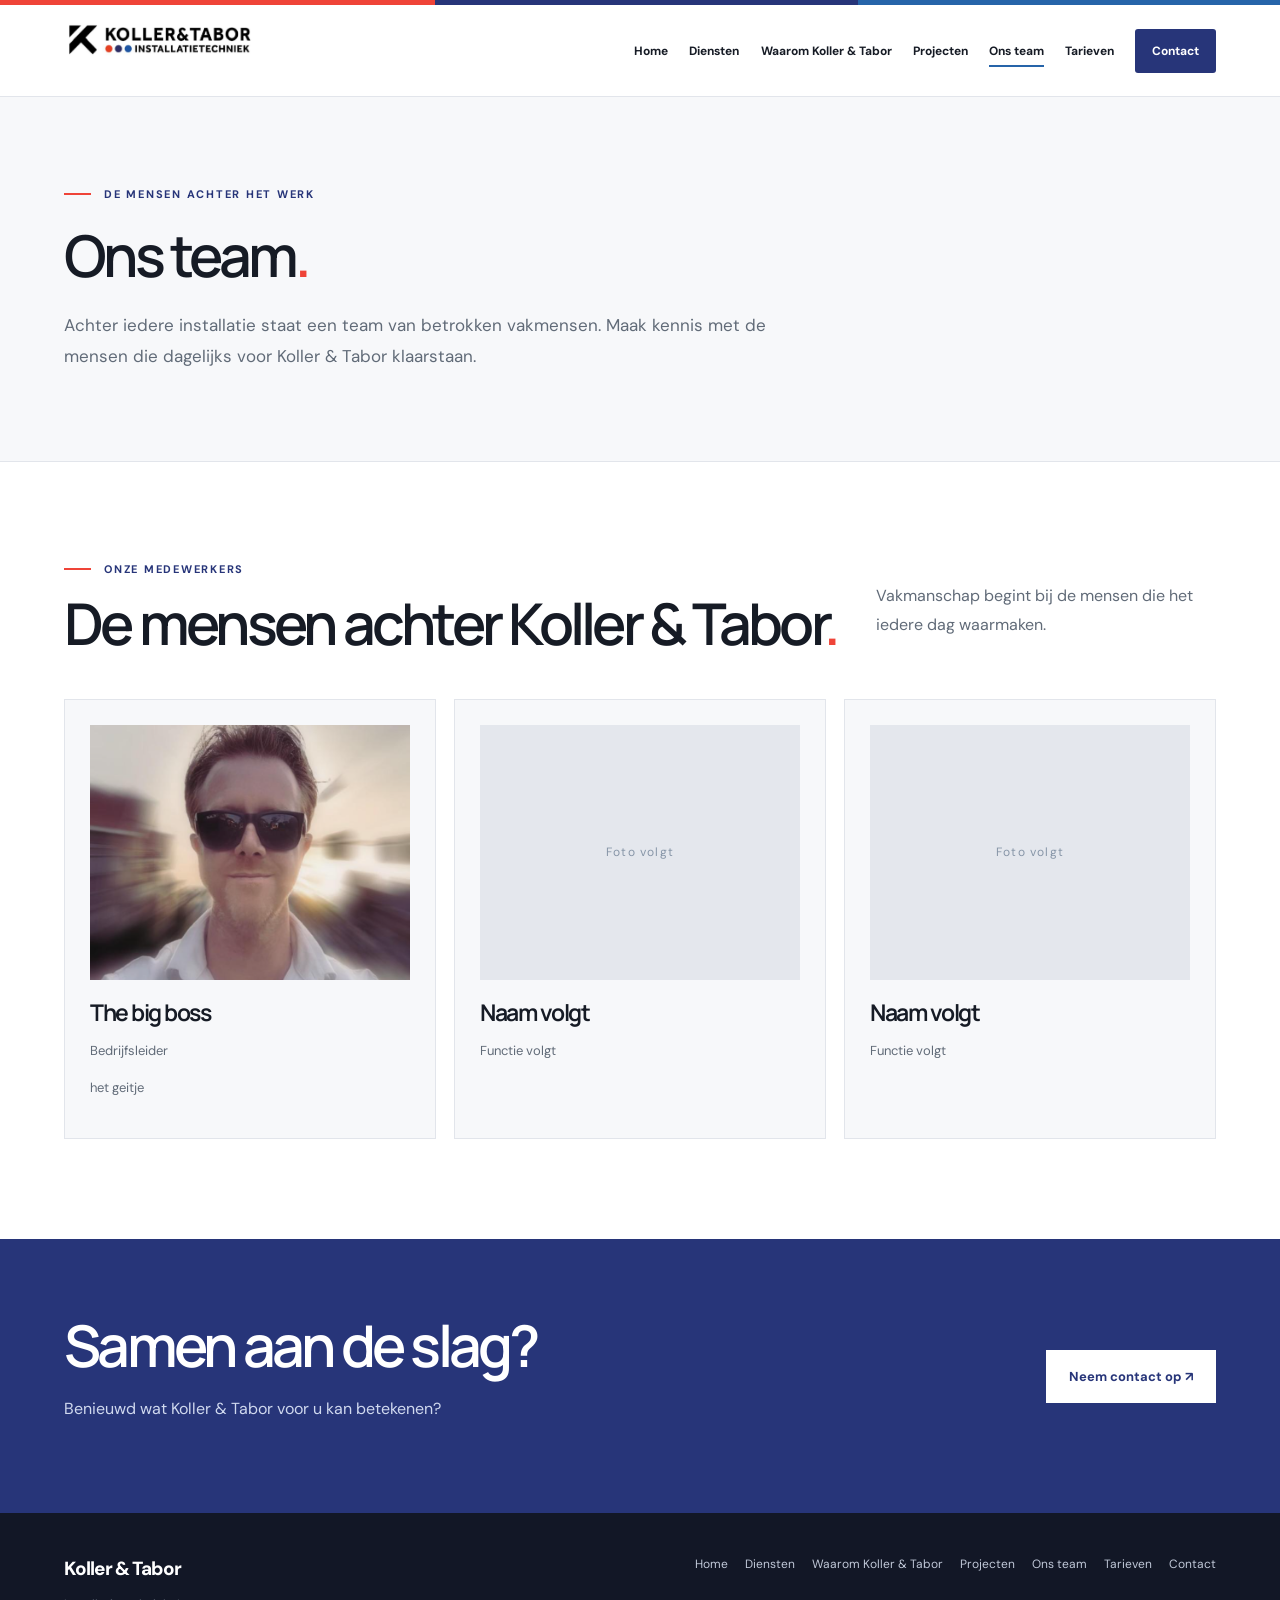
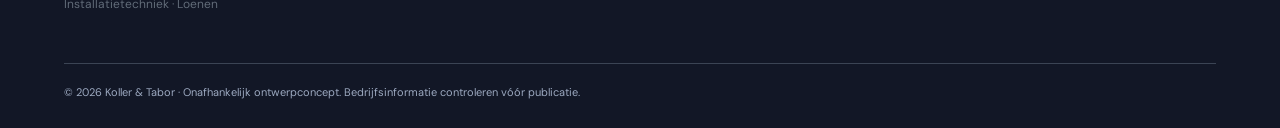
<file: team.html>
<!doctype html>
<html lang="nl">

<head>
  <meta charset="utf-8">
  <meta name="viewport" content="width=device-width,initial-scale=1">
  <meta name="theme-color" content="#ffffff">

  <meta
    name="description"
    content="Maak kennis met het team van Koller & Tabor Installatietechniek."
  >

  <title>Ons team | Koller &amp; Tabor</title>

  <link rel="stylesheet" href="style.css">
  <script src="script.js" defer></script>

  <style>

    /* ==========================================
       AANVULLINGEN VOOR CMS-TEAMFOTO'S
       ========================================== */

    .person-photo.has-image {
      padding: 0;
      overflow: hidden;
      display: block;
    }

    .person-photo.has-image img {
      display: block;
      width: 100%;
      height: 100%;
      min-height: 260px;
      object-fit: cover;
    }

    .person-description {
      white-space: pre-line;
      margin-top: 12px;
    }

    .team-empty {
      text-align: center;
      padding: 48px 20px;
      grid-column: 1 / -1;
    }

  </style>
</head>

<body>

<div id="site-header"></div>

<main id="main">

  <!-- =====================================
       PAGINA INTRODUCTIE
  ====================================== -->

  <section class="page-hero team-page-hero">

    <div class="container">

      <span class="eyebrow">
        De mensen achter het werk
      </span>

      <h1>
        Ons team<span class="red-dot">.</span>
      </h1>

      <p class="lead" id="team-introduction">
        Achter iedere installatie staat een team
        van betrokken vakmensen. Maak kennis met
        de mensen die dagelijks voor Koller & Tabor
        klaarstaan.
      </p>

    </div>

  </section>


  <!-- =====================================
       MEDEWERKERS
  ====================================== -->

  <section class="section">

    <div class="container">

      <div class="section-head">

        <div>

          <span class="eyebrow">
            Onze medewerkers
          </span>

          <h2>
            <span id="team-section-title">De mensen achter Koller &amp; Tabor</span><span class="red-dot">.</span>
          </h2>

        </div>

        <p id="team-section-description">
          Vakmanschap begint bij de mensen
          die het iedere dag waarmaken.
        </p>

      </div>


      <!-- =====================================
           TEAMKAARTEN
      ====================================== -->

      <div class="people-grid" id="team-grid">

        <article class="person">
          <div class="person-photo">
            Foto volgt
          </div>
          <h3>Naam volgt</h3>
          <p>Functie volgt</p>
        </article>

        <article class="person">
          <div class="person-photo">
            Foto volgt
          </div>
          <h3>Naam volgt</h3>
          <p>Functie volgt</p>
        </article>

        <article class="person">
          <div class="person-photo">
            Foto volgt
          </div>
          <h3>Naam volgt</h3>
          <p>Functie volgt</p>
        </article>

      </div>

    </div>

  </section>


  <!-- =====================================
       CONTACTBLOK
  ====================================== -->

  <section class="cta">

    <div class="container">

      <div>

        <h2>
          Samen aan de slag?
        </h2>

        <p>
          Benieuwd wat Koller &amp; Tabor
          voor u kan betekenen?
        </p>

      </div>

      <a
        class="btn btn-light"
        href="contact.html"
      >
        Neem contact op ↗
      </a>

    </div>

  </section>

</main>

<div id="site-footer"></div>


<!-- ==========================================
     TEAMGEGEVENS LADEN UIT SVELTIA CMS
========================================== -->

<script>
(function () {
  "use strict";

  const DATA_URL = "content/team.json";

  const grid = document.getElementById("team-grid");
  const introduction = document.getElementById("team-introduction");
  const sectionTitle = document.getElementById("team-section-title");
  const sectionDescription = document.getElementById("team-section-description");


  // ========================================
  // HTML-ELEMENT MAKEN
  // ========================================

  function makeElement(tag, className, text) {
    const element = document.createElement(tag);

    if (className) {
      element.className = className;
    }

    if (text !== undefined && text !== null) {
      element.textContent = String(text);
    }

    return element;
  }


  // ========================================
  // FOTO-URL CORRECT MAKEN
  // ========================================

  function getImageUrl(imagePath) {
    if (!imagePath) {
      return "";
    }

    let path = String(imagePath).trim();

    if (!path) {
      return "";
    }

    // Externe HTTPS-afbeeldingen ondersteunen.
    if (/^https:\/\//i.test(path)) {
      return path;
    }

    // Onveilige en andere protocollen blokkeren.
    if (/^[a-z][a-z0-9+.-]*:/i.test(path) || path.startsWith("//")) {
      return "";
    }

    // Basisadres van deze website:
    // https://timdekruyf07-dotcom.github.io/Kollartabor/
    const siteBase = new URL(".", document.baseURI);

    // Een pad met /Kollartabor/ ervoor herkennen.
    const siteFolder = siteBase.pathname.replace(/\/$/, "");

    if (
      siteFolder &&
      path.startsWith(siteFolder + "/")
    ) {
      path = path.slice(siteFolder.length);
    }

    // Voorloopslashes verwijderen.
    // Zo wordt /images/uploads/foto.png
    // automatisch images/uploads/foto.png.
    path = path.replace(/^\/+/, "");

    // Voorkomen dat een pad buiten de
    // websitemap terechtkomt.
    if (path.split("/").includes("..")) {
      return "";
    }

    return new URL(path, siteBase).href;
  }


  // ========================================
  // MEDEWERKERKAART MAKEN
  // ========================================

  function makeMemberCard(member) {
    const article = makeElement("article", "person");

    // FOTO
    const photoContainer = makeElement(
      "div",
      "person-photo"
    );

    const imageUrl = getImageUrl(member.photo);

    if (imageUrl) {
      photoContainer.classList.add("has-image");

      const img = document.createElement("img");

      img.src = imageUrl;

      img.alt = member.photo_alt ||
        ("Foto van " + (member.name || "een medewerker"));

      img.loading = "lazy";

      img.addEventListener("error", function () {
        photoContainer.classList.remove("has-image");
        photoContainer.replaceChildren();
        photoContainer.textContent = "Foto volgt";
      }, { once: true });

      photoContainer.appendChild(img);
    } else {
      photoContainer.textContent = "Foto volgt";
    }

    article.appendChild(photoContainer);


    // NAAM
    const name = makeElement(
      "h3",
      "",
      member.name || "Naam volgt"
    );

    article.appendChild(name);


    // FUNCTIE
    const role = makeElement(
      "p",
      "",
      member.role || "Functie volgt"
    );

    article.appendChild(role);


    // BESCHRIJVING
    if (member.description) {
      const description = makeElement(
        "p",
        "person-description",
        member.description
      );

      article.appendChild(description);
    }

    return article;
  }


  // ========================================
  // MEDEWERKERS WEERGEVEN
  // ========================================

  function renderMembers(members) {
    const visibleMembers = members.filter(function (member) {
      return member &&
        typeof member === "object" &&
        member.published !== false;
    });

    visibleMembers.sort(function (a, b) {
      const aOrder =
        a.order === undefined ||
        a.order === null ||
        a.order === ""
          ? Infinity
          : Number(a.order);

      const bOrder =
        b.order === undefined ||
        b.order === null ||
        b.order === ""
          ? Infinity
          : Number(b.order);

      return aOrder - bOrder;
    });

    const fragment = document.createDocumentFragment();

    if (visibleMembers.length === 0) {
      const emptyMessage = makeElement(
        "p",
        "team-empty",
        "Er zijn momenteel nog geen teamleden gepubliceerd."
      );

      fragment.appendChild(emptyMessage);
    } else {
      visibleMembers.forEach(function (member) {
        fragment.appendChild(makeMemberCard(member));
      });
    }

    grid.replaceChildren(fragment);
  }


  // ========================================
  // TEAMGEGEVENS OPHALEN
  // ========================================

  async function loadTeam() {
    try {
      const response = await fetch(DATA_URL, {
        cache: "no-store"
      });

      if (!response.ok) {
        throw new Error(
          "Teamgegevens niet beschikbaar: " + response.status
        );
      }

      const data = await response.json();

      if (!data || !Array.isArray(data.members)) {
        throw new Error("Ongeldige teamgegevens");
      }

      if (typeof data.introduction === "string") {
        introduction.textContent = data.introduction;
      }

      if (typeof data.section_title === "string") {
        sectionTitle.textContent = data.section_title;
      }

      if (typeof data.section_description === "string") {
        sectionDescription.textContent = data.section_description;
      }

      renderMembers(data.members);

    } catch (error) {
      console.error("Kon teamgegevens niet laden:", error);

      // Bestaande voorbeeldkaarten blijven
      // zichtbaar wanneer laden mislukt.
    }
  }


  // ========================================
  // STARTEN
  // ========================================

  loadTeam();

})();
</script>

</body>
</html>
</file>
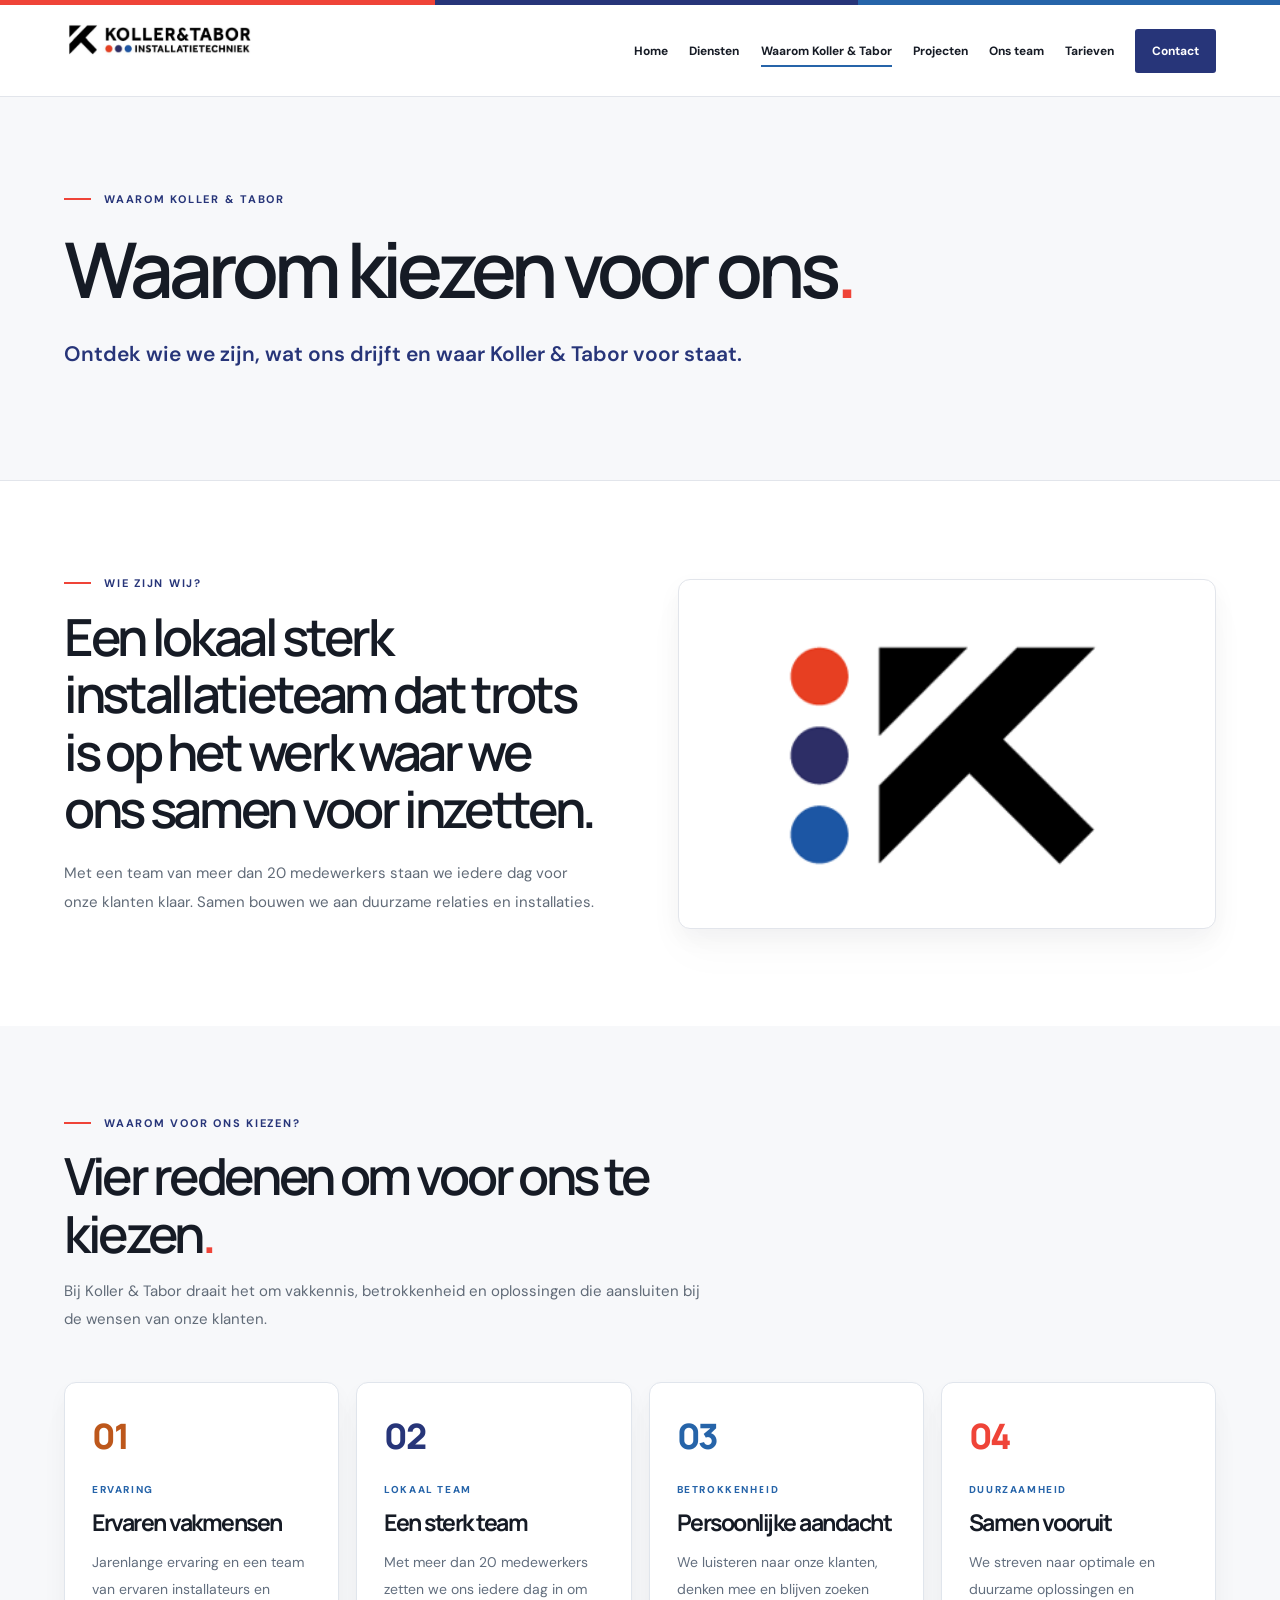
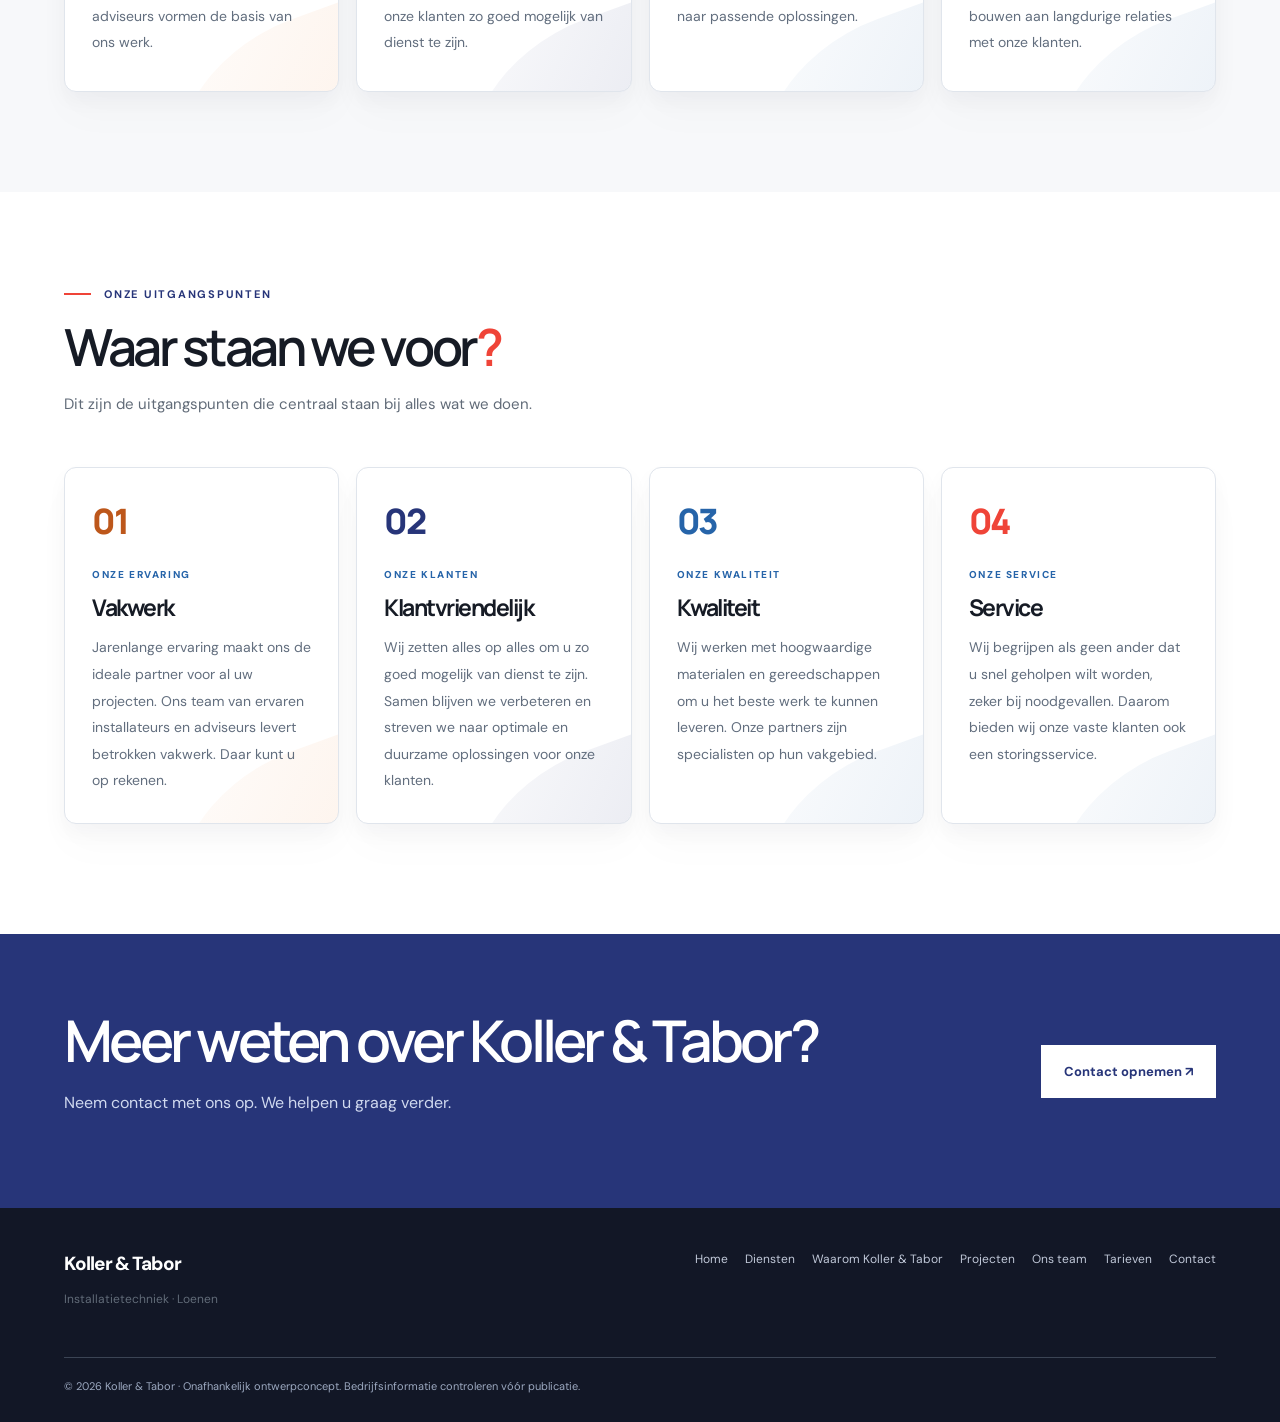
<file: waarom-koller-tabor.html>
<!doctype html>
<html lang="nl">

<head>

  <meta charset="utf-8">

  <meta name="viewport" content="width=device-width,initial-scale=1">

  <meta name="theme-color" content="#ffffff">

  <meta
    name="description"
    content="Ontdek wie Koller & Tabor is, waar het bedrijf voor staat en waarom u voor Koller & Tabor Installatietechniek kiest."
  >

  <title>Waarom Koller &amp; Tabor</title>

  <link rel="stylesheet" href="style.css">

  <script src="script.js" defer></script>


  <style>

    /* ==========================================
       WAAROM KOLLER & TABOR
       PAGINA V2.0
    ========================================== */


    /* ==========================================
       WIE ZIJN WIJ?
    ========================================== */

    .why-about-section {
      padding: 95px 0;
      background: white;
    }

    .why-about-grid {
      display: grid;
      grid-template-columns: 1fr 1fr;
      align-items: center;
      gap: 75px;
    }

    .why-about-copy h2 {
      margin: 18px 0 22px;
      font-size: clamp(34px, 4vw, 55px);
    }

    .why-about-copy p {
      max-width: 540px;
      font-size: 15px;
      line-height: 1.9;
    }

    .why-about-logo {
      display: flex;
      align-items: center;
      justify-content: center;

      min-height: 350px;
      padding: 40px;

      background: #ffffff;

      border: 1px solid var(--line);
      border-radius: 12px;

      box-shadow:
        0 9px 25px rgba(16, 30, 50, .045),
        0 24px 45px rgba(16, 30, 50, .025);
    }

    .why-about-logo img {
      display: block;

      width: 100%;
      max-width: 350px;
      max-height: 270px;

      height: auto;

      object-fit: contain;
    }


    /* ==========================================
       VIER REDENEN
    ========================================== */

    .why-reasons-section {
      padding: 90px 0 100px;
      background: var(--paper);
    }

    .why-four-grid {
      display: grid;
      grid-template-columns: repeat(4, minmax(0, 1fr));
      gap: 17px;
    }

    .why-four-grid .why-card {
      min-height: 310px;
      padding: 29px 27px;
    }

    .why-four-grid .why-card h3 {
      font-size: 23px;
    }


    /* ==========================================
       WAAR STAAN WE VOOR?
    ========================================== */

    .why-values-section {
      padding: 95px 0 110px;
      background: white;
    }

    .why-values-section .why-card {
      min-height: 320px;
    }


    /* ==========================================
       RESPONSIVE - TABLET
    ========================================== */

    @media (max-width: 1040px) {

      .why-about-grid {
        gap: 40px;
      }

      .why-four-grid {
        grid-template-columns: repeat(2, minmax(0, 1fr));
      }

      .why-four-grid .why-card {
        min-height: 280px;
      }

    }


    /* ==========================================
       RESPONSIVE - MOBIEL
    ========================================== */

    @media (max-width: 760px) {

      .why-about-section,
      .why-reasons-section,
      .why-values-section {
        padding: 65px 0 75px;
      }

      .why-about-grid {
        grid-template-columns: 1fr;
        gap: 30px;
      }

      .why-about-copy h2 {
        font-size: 36px;
      }

      .why-about-logo {
        min-height: 240px;
        padding: 30px;
      }

      .why-about-logo img {
        max-width: 260px;
        max-height: 200px;
      }

      .why-four-grid {
        grid-template-columns: 1fr;
        gap: 16px;
      }

      .why-four-grid .why-card,
      .why-values-section .why-card {
        min-height: 0;
        padding: 30px;
      }

    }


    /* ==========================================
       MINDER BEWEGING
    ========================================== */

    @media (prefers-reduced-motion: reduce) {

      .why-about-logo {
        transition: none;
      }

    }

  </style>

</head>


<body>


  <!-- HEADER -->

  <div id="site-header"></div>


  <main id="main">


    <!-- ======================================
         PAGINA INTRODUCTIE
    ====================================== -->

    <section class="page-hero why-hero">

      <div class="container">

        <span class="eyebrow">
          Waarom Koller &amp; Tabor
        </span>

        <h1>
          Waarom kiezen voor ons<span class="red-dot">.</span>
        </h1>

        <p class="lead">

          Ontdek wie we zijn, wat ons drijft
          en waar Koller &amp; Tabor voor staat.

        </p>

      </div>

    </section>



    <!-- ======================================
         01 - WIE ZIJN WIJ?
    ====================================== -->

    <section class="why-about-section">

      <div class="container">

        <div class="why-about-grid">


          <!-- TEKST LINKS -->

          <div class="why-about-copy reveal">

            <span class="eyebrow">
              Wie zijn wij?
            </span>

            <h2>

              Een lokaal sterk
              installatieteam dat
              trots is op het werk
              waar we ons samen
              voor inzetten.

            </h2>

            <p>

              Met een team van meer dan 20 medewerkers
              staan we iedere dag voor onze klanten klaar.
              Samen bouwen we aan duurzame relaties
              en installaties.

            </p>

          </div>



          <!-- LOGO RECHTS -->

          <div class="why-about-logo reveal">

            <img
              src="images/waarom-logo.png"
              alt="Koller & Tabor beeldmerk"
              loading="lazy"
            >

          </div>


        </div>

      </div>

    </section>



    <!-- ======================================
         02 - VIER REDENEN OM TE KIEZEN
    ====================================== -->

    <section class="why-reasons-section">

      <div class="container">


        <div class="why-heading reveal">

          <span class="eyebrow">
            Waarom voor ons kiezen?
          </span>

          <h2>
            Vier redenen om voor ons te kiezen<span class="red-dot">.</span>
          </h2>

          <p>

            Bij Koller &amp; Tabor draait het om
            vakkennis, betrokkenheid en oplossingen
            die aansluiten bij de wensen van onze klanten.

          </p>

        </div>



        <div class="why-four-grid">


          <!-- REDEN 01 -->

          <article class="why-card reveal">

            <span class="why-number">
              01
            </span>

            <span class="why-tag">
              ERVARING
            </span>

            <h3>
              Ervaren vakmensen
            </h3>

            <p>

              Jarenlange ervaring en een team van
              ervaren installateurs en adviseurs
              vormen de basis van ons werk.

            </p>

          </article>



          <!-- REDEN 02 -->

          <article class="why-card reveal">

            <span class="why-number">
              02
            </span>

            <span class="why-tag">
              LOKAAL TEAM
            </span>

            <h3>
              Een sterk team
            </h3>

            <p>

              Met meer dan 20 medewerkers zetten
              we ons iedere dag in om onze klanten
              zo goed mogelijk van dienst te zijn.

            </p>

          </article>



          <!-- REDEN 03 -->

          <article class="why-card reveal">

            <span class="why-number">
              03
            </span>

            <span class="why-tag">
              BETROKKENHEID
            </span>

            <h3>
              Persoonlijke aandacht
            </h3>

            <p>

              We luisteren naar onze klanten,
              denken mee en blijven zoeken naar
              passende oplossingen.

            </p>

          </article>



          <!-- REDEN 04 -->

          <article class="why-card reveal">

            <span class="why-number">
              04
            </span>

            <span class="why-tag">
              DUURZAAMHEID
            </span>

            <h3>
              Samen vooruit
            </h3>

            <p>

              We streven naar optimale en duurzame
              oplossingen en bouwen aan langdurige
              relaties met onze klanten.

            </p>

          </article>


        </div>

      </div>

    </section>



    <!-- ======================================
         03 - WAAR STAAN WE VOOR?
    ====================================== -->

    <section class="why-values-section">

      <div class="container">


        <div class="why-heading reveal">

          <span class="eyebrow">
            Onze uitgangspunten
          </span>

          <h2>
            Waar staan we voor<span class="red-dot">?</span>
          </h2>

          <p>

            Dit zijn de uitgangspunten die centraal
            staan bij alles wat we doen.

          </p>

        </div>



        <div class="why-four-grid">


          <!-- ==================================
               VAKWERK
          ================================== -->

          <article class="why-card reveal">

            <span class="why-number">
              01
            </span>

            <span class="why-tag">
              ONZE ERVARING
            </span>

            <h3>
              Vakwerk
            </h3>

            <p>

              Jarenlange ervaring maakt ons de ideale
              partner voor al uw projecten. Ons team
              van ervaren installateurs en adviseurs
              levert betrokken vakwerk. Daar kunt
              u op rekenen.

            </p>

          </article>



          <!-- ==================================
               KLANTVRIENDELIJK
          ================================== -->

          <article class="why-card reveal">

            <span class="why-number">
              02
            </span>

            <span class="why-tag">
              ONZE KLANTEN
            </span>

            <h3>
              Klantvriendelijk
            </h3>

            <p>

              Wij zetten alles op alles om u zo goed
              mogelijk van dienst te zijn. Samen
              blijven we verbeteren en streven we
              naar optimale en duurzame oplossingen
              voor onze klanten.

            </p>

          </article>



          <!-- ==================================
               KWALITEIT
          ================================== -->

          <article class="why-card reveal">

            <span class="why-number">
              03
            </span>

            <span class="why-tag">
              ONZE KWALITEIT
            </span>

            <h3>
              Kwaliteit
            </h3>

            <p>

              Wij werken met hoogwaardige materialen
              en gereedschappen om u het beste werk
              te kunnen leveren. Onze partners zijn
              specialisten op hun vakgebied.

            </p>

          </article>



          <!-- ==================================
               SERVICE
          ================================== -->

          <article class="why-card reveal">

            <span class="why-number">
              04
            </span>

            <span class="why-tag">
              ONZE SERVICE
            </span>

            <h3>
              Service
            </h3>

            <p>

              Wij begrijpen als geen ander dat u
              snel geholpen wilt worden, zeker bij
              noodgevallen. Daarom bieden wij onze
              vaste klanten ook een storingsservice.

            </p>

          </article>


        </div>

      </div>

    </section>



    <!-- ======================================
         CONTACTBLOK
    ====================================== -->

    <section class="cta">

      <div class="container">

        <div>

          <h2>
            Meer weten over Koller &amp; Tabor?
          </h2>

          <p>

            Neem contact met ons op.
            We helpen u graag verder.

          </p>

        </div>


        <a
          href="contact.html"
          class="btn btn-light"
        >
          Contact opnemen ↗
        </a>

      </div>

    </section>


  </main>


  <!-- FOOTER -->

  <div id="site-footer"></div>


</body>
</html>
</file>
<file: style.css>
/* ==========================================
   KOLLER & TABOR
   INSTALLATIETECHNIEK
   WEBSITE V4.0
========================================== */

@import url('https://fonts.googleapis.com/css2?family=DM+Sans:wght@400;500;600;700&family=Manrope:wght@400;500;600;700;800&display=swap');


/* ==========================================
   HUISSTIJL
========================================== */

:root {
  --ink: #161b25;
  --navy: #273579;
  --blue: #2664a9;
  --red: #ef4438;
  --paper: #f7f8fa;
  --line: #e2e5eb;
  --muted: #616b78;
  --white: #ffffff;
  --font: Manrope, Arial, sans-serif;
}


/* ==========================================
   BASIS
========================================== */

* {
  box-sizing: border-box;
}

html {
  scroll-behavior: smooth;
}

body {
  margin: 0;
  background: white;
  color: var(--ink);
  font-family: 'DM Sans', Arial, sans-serif;
  overflow-x: hidden;
}

a {
  color: inherit;
  text-decoration: none;
}

button {
  font: inherit;
  cursor: pointer;
}

a:focus-visible,
button:focus-visible,
summary:focus-visible {
  outline: 3px solid var(--blue);
  outline-offset: 4px;
}

.container {
  width: min(1220px, 90%);
  margin: auto;
}


/* ==========================================
   HEADER
========================================== */

.site-header {
  position: sticky;
  top: 0;
  z-index: 30;
  background: #fffffff5;
  border-bottom: 1px solid var(--line);
  backdrop-filter: blur(14px);
}

.nav {
  display: flex;
  align-items: center;
  justify-content: space-between;
  gap: 28px;
  min-height: 91px;
}

.brand img {
  display: block;
  width: 240px;
  max-width: 100%;
  height: auto;
}

.menu {
  display: flex;
  align-items: center;
  gap: clamp(10px, 1.65vw, 25px);
}

.menu a {
  position: relative;
  padding: 13px 0;
  font-size: 12px;
  font-weight: 700;
  white-space: nowrap;
}

.menu a:not(.nav-cta)::after {
  content: '';
  position: absolute;
  left: 0;
  right: 100%;
  bottom: 5px;
  height: 2px;
  background: var(--blue);
  transition: right .25s ease;
}

.menu a:not(.nav-cta):hover::after,
.menu a.current:not(.nav-cta)::after {
  right: 0;
}

.nav-cta {
  padding: 14px 17px !important;
  background: var(--navy);
  color: white;
  border-radius: 3px;
  transition: background .2s ease;
}

.nav-cta:hover {
  background: var(--blue);
}

.menu-toggle {
  display: none;
  width: 44px;
  height: 44px;
  border: 1px solid var(--line);
  background: white;
  font-size: 22px;
}


/* ==========================================
   LABELS
========================================== */

.eyebrow {
  display: flex;
  align-items: center;
  gap: 13px;
  color: var(--navy);
  font-size: 11px;
  font-weight: 700;
  letter-spacing: .16em;
  text-transform: uppercase;
}

.eyebrow::before {
  content: '';
  display: block;
  flex-shrink: 0;
  width: 27px;
  height: 2px;
  background: var(--red);
}


/* ==========================================
   TYPOGRAFIE
========================================== */

h1,
h2,
h3 {
  margin: 0;
  font-family: var(--font);
  letter-spacing: -.065em;
}

h1 {
  font-size: clamp(52px, 6.8vw, 100px);
  font-weight: 600;
  line-height: 1.07;
}

h2 {
  font-size: clamp(36px, 4.5vw, 67px);
  font-weight: 600;
  line-height: 1.12;
}

h3 {
  font-size: 23px;
  font-weight: 650;
  line-height: 1.23;
}

p {
  color: var(--muted);
  line-height: 1.85;
}

.lead {
  max-width: 650px;
  font-size: 17px;
}

.accent {
  color: var(--blue);
}

.red-dot {
  color: var(--red);
}


/* ==========================================
   KNOPPEN
========================================== */

.btn {
  display: inline-flex;
  align-items: center;
  justify-content: center;
  gap: 21px;
  min-height: 53px;
  padding: 14px 22px;
  border: 1px solid var(--navy);
  font-size: 13px;
  font-weight: 700;
  transition:
    transform .2s ease,
    background .2s ease,
    color .2s ease;
}

.btn:hover {
  transform: translateY(-2px);
}

.btn-primary {
  background: var(--navy);
  color: white;
}

.btn-primary:hover {
  background: var(--blue);
}

.btn-outline {
  background: white;
  color: var(--ink);
}

.btn-outline:hover {
  background: #f1f5fb;
}

.btn-light {
  background: white;
  border-color: white;
  color: var(--navy);
}

.btn-light:hover {
  background: #e8f0fa;
}

.btn-row {
  display: flex;
  flex-wrap: wrap;
  gap: 12px;
  margin-top: 30px;
}


/* ==========================================
   HOMEPAGE HERO
========================================== */

.hero {
  background: linear-gradient(
    112deg,
    #ffffff 38%,
    #f3f5f9 38%
  );
  overflow: hidden;
}

.hero-grid {
  display: grid;
  grid-template-columns: 1fr 1.02fr;
  align-items: center;
  gap: clamp(30px, 5vw, 75px);
  min-height: 620px;
  padding: 70px 0;
}

.hero-copy h1 {
  margin: 24px 0;
}

.hero-copy p {
  max-width: 490px;
}

.hero-visual {
  position: relative;
  min-height: 460px;
  overflow: hidden;
  background: #edf0f5;
  border: 1px solid #e1e6ed;
}

.hero-visual svg {
  position: absolute;
  inset: 0;
  width: 100%;
  height: 100%;
}

.hero-visual .visual-label {
  position: absolute;
  bottom: 18px;
  left: 21px;
  padding: 11px 15px;
  background: #fffffff2;
  color: var(--navy);
  font-size: 10px;
  font-weight: 800;
  letter-spacing: .12em;
}

.arch-line {
  fill: none;
  stroke: #94a6bd;
  stroke-width: 2;
}


/* ==========================================
   BEWEGENDE LIJNEN
========================================== */

.tech-flow {
  fill: none;
  stroke: var(--blue);
  stroke-width: 3;
  stroke-dasharray: 9 13;
  animation: flow 13s linear infinite;
}

.warm-flow {
  fill: none;
  stroke: var(--red);
  stroke-width: 3;
  stroke-dasharray: 9 13;
  animation: flow 11s linear infinite;
}

@keyframes flow {
  to {
    stroke-dashoffset: -220;
  }
}


/* ==========================================
   ALGEMENE SECTIES
========================================== */

.section {
  padding: 100px 0;
}

.section-soft {
  background: var(--paper);
}

.section-dark {
  background: var(--ink);
  color: white;
}

.section-dark p {
  color: #c5cbd5;
}

.section-head {
  display: flex;
  align-items: end;
  justify-content: space-between;
  gap: 35px;
  margin-bottom: 43px;
}

.section-head h2 {
  margin-top: 15px;
}

.section-head p {
  max-width: 340px;
}


/* ==========================================
   HOMEPAGE DIENSTENKAARTEN
========================================== */

.cards {
  display: grid;
  grid-template-columns: repeat(3, minmax(0, 1fr));
  gap: 15px;
}

.card {
  position: relative;
  display: flex;
  flex-direction: column;
  align-items: flex-start;
  width: 100%;
  min-height: 285px;
  padding: 36px 38px;
  overflow: hidden;
  background: white;
  border: 1px solid #e0e5ec;
  border-radius: 16px;
  box-shadow:
    0 9px 20px rgba(16, 30, 50, .055),
    0 24px 42px rgba(16, 30, 50, .025);
  transition:
    transform .35s ease,
    box-shadow .35s ease,
    border-color .35s ease,
    background .35s ease;
}

a.card {
  color: var(--ink);
  text-decoration: none;
  cursor: pointer;
  -webkit-tap-highlight-color: rgba(38, 100, 169, .12);
}

a.card:focus-visible {
  outline: 3px solid var(--blue);
  outline-offset: 4px;
}


/* ORANJE KAART */

.cards .card:nth-child(1) {
  background: #ffffff;
  border-color: #e0e5ec;
}

.cards .card:nth-child(1) .num,
.cards .card:nth-child(1) .card-link {
  color: #bd571b;
}


/* DONKERBLAUWE KAART */

.cards .card:nth-child(2) {
  background: #ffffff;
  border-color: #e0e5ec;
}

.cards .card:nth-child(2) .num,
.cards .card:nth-child(2) .card-link {
  color: var(--navy);
}


/* LICHTBLAUWE KAART */

.cards .card:nth-child(3) {
  background: #ffffff;
  border-color: #e0e5ec;
}

.cards .card:nth-child(3) .num,
.cards .card:nth-child(3) .card-link {
  color: #1554aa;
}


/* DECORATIEVE GOLVEN */

.card::before {
  content: '';
  position: absolute;
  right: -80px;
  bottom: -145px;
  width: 290px;
  height: 230px;
  border-radius: 65% 0 0 0;
  transform: rotate(-15deg);
  pointer-events: none;
}

.card::after {
  content: '';
  position: absolute;
  right: -35px;
  bottom: -165px;
  width: 240px;
  height: 220px;
  border-radius: 70% 0 0 0;
  transform: rotate(-30deg);
  pointer-events: none;
}

.cards .card:nth-child(1)::before {
  background: linear-gradient(
    135deg,
    rgba(239, 145, 75, .02),
    rgba(239, 145, 75, .24)
  );
}

.cards .card:nth-child(1)::after {
  background: linear-gradient(
    135deg,
    transparent,
    rgba(239, 145, 75, .15)
  );
}

.cards .card:nth-child(2)::before {
  background: linear-gradient(
    135deg,
    rgba(39, 53, 121, .02),
    rgba(39, 53, 121, .28)
  );
}

.cards .card:nth-child(2)::after {
  background: linear-gradient(
    135deg,
    transparent,
    rgba(39, 53, 121, .17)
  );
}

.cards .card:nth-child(3)::before {
  background: linear-gradient(
    135deg,
    rgba(38, 100, 169, .02),
    rgba(38, 100, 169, .23)
  );
}

.cards .card:nth-child(3)::after {
  background: linear-gradient(
    135deg,
    transparent,
    rgba(38, 100, 169, .14)
  );
}

.card > * {
  position: relative;
  z-index: 2;
}

.card .num {
  display: block;
  margin-bottom: 37px;
  font-family: var(--font);
  font-size: 20px;
  font-weight: 800;
}

.card h3 {
  margin-bottom: 12px;
  font-family: var(--font);
  font-size: clamp(21px, 2vw, 28px);
  font-weight: 700;
  letter-spacing: -.065em;
}

.card p {
  margin: 0;
  color: #5d697b;
  font-size: 14px;
  line-height: 1.85;
}

.card-link {
  display: inline-flex;
  align-items: center;
  gap: 8px;
  margin-top: auto;
  padding-top: 27px;
  font-size: 13px;
  font-weight: 800;
  transition: gap .25s ease;
}

@media (hover: hover) and (pointer: fine) {
  .card:hover {
    transform: translateY(-7px);
    box-shadow:
      0 17px 30px rgba(16, 30, 50, .10),
      0 32px 55px rgba(16, 30, 50, .05);
  }

  .card:hover .card-link {
    gap: 14px;
  }
}


/* ==========================================
   TWEE KOLOMMEN
========================================== */

.split {
  display: grid;
  grid-template-columns: 1fr 1fr;
  align-items: center;
  gap: 70px;
}

.split h2 {
  margin: 16px 0 20px;
}


/* ==========================================
   FEATUREBLOK
========================================== */

.feature-block {
  padding: 48px;
  background: #e9eef6;
  border-left: 4px solid var(--blue);
}

.feature-block .big {
  font-family: var(--font);
  font-size: clamp(27px, 3.2vw, 45px);
  letter-spacing: -.06em;
  line-height: 1.3;
}

.feature-block small {
  display: block;
  margin-top: 25px;
  color: #53627a;
  letter-spacing: .12em;
  text-transform: uppercase;
}


/* ==========================================
   LOGOKLEUREN
========================================== */

.strip {
  height: 5px;
  background: linear-gradient(
    to right,
    var(--red) 0 34%,
    var(--navy) 34% 67%,
    var(--blue) 67% 100%
  );
}


/* ==========================================
   PAGINA-OPENINGEN
========================================== */

.page-hero {
  padding: 90px 0 72px;
  background: var(--paper);
  border-bottom: 1px solid var(--line);
}

.page-hero h1 {
  max-width: 950px;
  margin: 22px 0;
  font-size: clamp(51px, 6vw, 85px);
}

.page-hero p {
  max-width: 720px;
}


/* ==========================================
   DIENSTENPAGINA
   COMPACTE DIENSTBLOKKEN V4.0
========================================== */

.services-section {
  padding: 65px 0 85px;
}

.services-list {
  display: flex;
  flex-direction: column;
  gap: 22px;
}


/* ==========================================
   DIENSTBLOK BASIS
========================================== */

.service-item {
  display: grid;
  grid-template-columns: minmax(0, 1.35fr) minmax(280px, .85fr);
  align-items: stretch;
  gap: 35px;

  min-height: 235px;

  padding: 22px;

  background: white;

  border: 1px solid var(--line);
  border-radius: 5px;

  box-shadow: 0 8px 24px rgba(16, 30, 50, .035);

  transition:
    border-color .25s ease,
    box-shadow .25s ease;
}

.service-item:hover {
  border-color: #cbd7e7;
  box-shadow: 0 12px 28px rgba(16, 30, 50, .07);
}


/* ==========================================
   DIENSTTEKST
========================================== */

.service-copy {
  display: flex;
  flex-direction: column;
  align-items: flex-start;
  justify-content: center;
  min-width: 0;
  padding: 10px 5px;
}

.service-number {
  display: block;
  margin-bottom: 13px;
  color: var(--blue);
  font-family: var(--font);
  font-size: 14px;
  font-weight: 800;
}

.service-number span {
  margin-left: 7px;
  color: var(--navy);
  font-size: 10px;
  letter-spacing: .13em;
}

.service-copy h2 {
  margin-bottom: 9px;
  font-family: var(--font);
  font-size: clamp(25px, 2.5vw, 34px);
  font-weight: 650;
  letter-spacing: -.06em;
  line-height: 1.2;
}

.service-copy > p {
  max-width: 580px;
  margin: 0;
  font-size: 14px;
  line-height: 1.7;
}


/* ==========================================
   DIENSTAFBEELDING
========================================== */

.service-photo {
  position: relative;
  width: 100%;
  height: 235px;
  min-width: 0;
  overflow: hidden;
  background: #edf0f5;
}

.service-photo img {
  display: block;
  width: 100%;
  height: 100%;
  object-fit: cover;
  object-position: center;
  transition: transform .5s ease;
}

@media (hover: hover) and (pointer: fine) {
  .service-item:hover .service-photo img {
    transform: scale(1.025);
  }
}


/* ==========================================
   UITKLAPBARE DIENSTINFORMATIE
========================================== */

.service-details {
  width: 100%;
  margin-top: 14px;
  border-top: 1px solid #e8ebf0;
}

.service-details summary {
  display: flex;
  align-items: center;
  justify-content: space-between;

  width: 100%;

  padding: 12px 0 5px;

  color: var(--blue);

  font-size: 13px;
  font-weight: 700;

  cursor: pointer;
  list-style: none;
}

.service-details summary::-webkit-details-marker {
  display: none;
}

.service-details summary::after {
  content: '+';
  display: inline-flex;
  align-items: center;
  justify-content: center;

  width: 25px;
  height: 25px;

  border: 1px solid #d7e1ed;
  border-radius: 50%;

  color: var(--blue);

  font-size: 18px;
  font-weight: 400;

  transition:
    transform .25s ease,
    background .25s ease;
}

.service-details[open] summary::after {
  content: '−';
  background: #edf3fa;
  transform: rotate(180deg);
}

.service-details summary:hover {
  color: var(--navy);
}


/* ==========================================
   UITGEKLAPTE TEKST
========================================== */

.service-more {
  padding: 8px 0 12px;
  animation: serviceOpen .3s ease;
}

.service-more p {
  margin: 0 0 12px;
  font-size: 14px;
  line-height: 1.8;
}

@keyframes serviceOpen {
  from {
    opacity: 0;
    transform: translateY(-5px);
  }

  to {
    opacity: 1;
    transform: translateY(0);
  }
}


/* ==========================================
   CONTACTLINK IN DIENSTBLOK
========================================== */

.service-contact {
  display: inline-flex;
  align-items: center;
  gap: 8px;

  margin-top: 5px;

  color: var(--navy);

  font-size: 12px;
  font-weight: 800;

  transition: gap .2s ease;
}

.service-contact:hover {
  gap: 13px;
}


/* ==========================================
   INFORMATIERIJEN
========================================== */

.divider-list {
  border-top: 1px solid var(--line);
}

.divider-row {
  display: grid;
  grid-template-columns: 70px 1fr 1.4fr;
  align-items: start;
  gap: 20px;
  padding: 32px 0;
  border-bottom: 1px solid var(--line);
}

.divider-row .number {
  color: var(--blue);
  font-weight: 700;
}

.divider-row h3 {
  font-size: 24px;
}

.divider-row p {
  margin: 0;
}


/* ==========================================
   INFORMATIEKADERS
========================================== */

.callout {
  margin-top: 45px;
  padding: 30px 34px;
  background: #ecf0f7;
  border-left: 4px solid var(--blue);
}

.callout p:last-child {
  margin-bottom: 0;
}

.notice {
  padding: 16px 20px;
  background: #f4f5f6;
  border: 1px solid var(--line);
  font-size: 13px;
}

.notice strong {
  color: var(--ink);
}


/* ==========================================
   INTERACTIEVE WONING
========================================== */

.house-layout {
  display: grid;
  grid-template-columns: minmax(0, 1.5fr) minmax(300px, .7fr);
  align-items: stretch;
  gap: 25px;
  margin-top: 43px;
}

.diagram {
  position: relative;
  padding: 24px;
  background: linear-gradient(160deg, #f5f8fb, #edf1f7);
  border: 1px solid #d9e0e9;
}

.diagram svg {
  display: block;
  width: 100%;
}

.diagram-label {
  position: absolute;
  top: 15px;
  left: 18px;
  color: #637287;
  font-size: 10px;
  letter-spacing: .1em;
  text-transform: uppercase;
}

.house-structure {
  fill: #ffffffb5;
  stroke: #8294aa;
  stroke-width: 3;
  stroke-linejoin: round;
}

.detail {
  fill: none;
  stroke: #a5b2c2;
  stroke-width: 2;
}


/* ==========================================
   KLIKBARE WONINGONDERDELEN
========================================== */

.part {
  cursor: pointer;
  opacity: .19;
  transition: opacity .2s ease;
}

.part.active,
.part:hover,
.part:focus {
  opacity: 1;
}

.part path,
.part circle,
.part rect {
  cursor: pointer;
  pointer-events: all;
}

.part path,
.part rect {
  fill: none;
  stroke: var(--blue);
  stroke-width: 6;
  stroke-linecap: round;
  stroke-linejoin: round;
}

.part circle {
  fill: var(--red);
  stroke: white;
  stroke-width: 3;
}

.part.active path {
  stroke-dasharray: 900;
  animation: draw .8s ease-out;
}

@keyframes draw {
  from {
    stroke-dashoffset: 900;
  }

  to {
    stroke-dashoffset: 0;
  }
}


/* ==========================================
   BEDIENING INTERACTIEVE WONING
========================================== */

.house-panel {
  padding: 31px;
  background: white;
  border: 1px solid var(--line);
}

.house-panel h3 {
  margin-bottom: 19px;
}

.system-btn {
  display: flex;
  align-items: center;
  justify-content: space-between;
  width: 100%;
  padding: 19px 3px;
  background: white;
  border: none;
  border-top: 1px solid var(--line);
  color: #6e7787;
  font-size: 15px;
  font-weight: 650;
  text-align: left;
}

.system-btn.active {
  color: var(--navy);
}

.system-btn.active span:last-child {
  color: var(--red);
}

.system-info {
  min-height: 150px;
  margin-top: 20px;
  padding: 21px;
  background: var(--paper);
}

.system-info h4 {
  margin: 0;
  font-family: var(--font);
  font-size: 20px;
}

.system-info p {
  margin: 9px 0 0;
  font-size: 13px;
}


/* ==========================================
   PROJECTEN
========================================== */

.placeholder-grid {
  display: grid;
  grid-template-columns: repeat(3, 1fr);
  gap: 18px;
}

.placeholder {
  background: white;
  border: 1px solid var(--line);
}

.placeholder-art {
  position: relative;
  display: grid;
  place-items: center;
  height: 230px;
  background: linear-gradient(142deg, #e5eaf1, #f8f9fa);
  color: #8291a5;
  font-size: 12px;
  letter-spacing: .1em;
  text-align: center;
  text-transform: uppercase;
}

.placeholder-art::before {
  content: '';
  position: absolute;
  width: 58px;
  height: 58px;
  border: 1px solid #a9b6c9;
  opacity: .5;
  transform: rotate(45deg);
}

.placeholder-info {
  padding: 22px;
}

.placeholder-info p {
  font-size: 13px;
}


/* ==========================================
   TEAM
========================================== */

.people-grid {
  display: grid;
  grid-template-columns: repeat(3, 1fr);
  gap: 18px;
}

.person {
  padding: 25px;
  background: var(--paper);
  border: 1px solid var(--line);
}

.person-photo {
  display: grid;
  place-items: center;
  height: 255px;
  background: #e4e7ed;
  color: #8695a7;
  font-size: 12px;
  letter-spacing: .1em;
}

.person h3 {
  margin-top: 18px;
}

.person p {
  font-size: 13px;
}


/* ==========================================
   CONTACTBALK
========================================== */

.cta {
  padding: 74px 0;
  background: var(--navy);
  color: white;
}

.cta .container {
  display: flex;
  align-items: center;
  justify-content: space-between;
  gap: 35px;
}

.cta h2 {
  font-size: clamp(32px, 4.5vw, 58px);
}

.cta p {
  color: #d0d9ef;
}


/* ==========================================
   FOOTER
========================================== */

.footer {
  padding: 43px 0 29px;
  background: #121726;
  color: #c0c8d8;
}

.footer-grid {
  display: flex;
  justify-content: space-between;
  flex-wrap: wrap;
  gap: 35px;
}

.footer-logo {
  color: white;
  font-size: 19px;
  font-weight: 800;
  letter-spacing: -.05em;
}

.footer a:hover {
  color: white;
}

.footer p,
.footer a {
  font-size: 12px;
}

.footer-nav {
  display: flex;
  flex-wrap: wrap;
  gap: 17px;
}

.footnote {
  margin-top: 35px;
  padding-top: 21px;
  border-top: 1px solid #3b4454;
  color: #9ca9c0;
  font-size: 11px;
}


/* ==========================================
   SCROLLANIMATIES
========================================== */

.reveal {
  opacity: 0;
  transform: translateY(19px);
  transition:
    opacity .65s ease,
    transform .65s ease;
}

.reveal.visible {
  opacity: 1;
  transform: none;
}


/* ==========================================
   TABLET
========================================== */

@media (max-width: 1040px) {

  .nav {
    min-height: 75px;
  }

  .menu-toggle {
    display: block;
  }

  .menu {
    position: absolute;
    top: 75px;
    left: 0;
    right: 0;
    display: none;
    flex-direction: column;
    align-items: stretch;
    gap: 0;
    padding: 14px 5% 23px;
    background: white;
    border-bottom: 1px solid var(--line);
  }

  .menu.open {
    display: flex;
  }

  .menu a {
    padding: 12px 0;
  }

  .nav-cta {
    align-self: flex-start;
    margin-top: 8px;
    padding: 12px 19px !important;
  }

  .hero-grid {
    min-height: 0;
    padding: 55px 0;
  }

  .hero-visual {
    min-height: 390px;
  }

  .house-layout {
    grid-template-columns: 1fr;
  }

  .service-item {
    grid-template-columns: minmax(0, 1.2fr) minmax(250px, .8fr);
    gap: 22px;
  }

}


/* ==========================================
   MOBIEL
========================================== */

@media (max-width: 760px) {

  .brand img {
    width: 205px;
  }

  .hero {
    background: white;
  }

  .hero-grid,
  .split {
    grid-template-columns: 1fr;
    gap: 34px;
  }

  .hero-visual {
    min-height: 350px;
  }

  .section,
  .page-hero {
    padding: 65px 0;
  }

  .section-head {
    display: block;
  }

  .section-head p {
    max-width: 600px;
  }

  .cards,
  .placeholder-grid,
  .people-grid {
    grid-template-columns: 1fr;
  }

  .card {
    min-height: 255px;
    padding: 30px;
  }

  .card .num {
    margin-bottom: 26px;
  }

  .card h3 {
    font-size: 25px;
  }

  /* DIENSTENBLOKKEN MOBIEL */

  .services-section {
    padding: 40px 0 60px;
  }

  .services-list {
    gap: 20px;
  }

  .service-item {
    grid-template-columns: 1fr;
    gap: 18px;
    min-height: 0;
    padding: 17px;
  }

  .service-copy {
    padding: 5px 2px;
  }

  .service-copy h2 {
    font-size: 27px;
  }

  .service-photo {
    height: 210px;
    min-height: 0;
    order: 2;
  }

  .service-details {
    margin-top: 13px;
  }

  .divider-row {
    grid-template-columns: 40px 1fr;
    gap: 15px;
  }

  .divider-row p {
    grid-column: 2;
  }

  .cta .container {
    display: block;
  }

  .cta .btn {
    margin-top: 18px;
  }

  .diagram {
    padding: 10px;
  }

  .house-panel {
    padding: 20px;
  }

  .footer-grid {
    display: block;
  }

  .footer-nav {
    margin-top: 20px;
  }

}


/* ==========================================
   KLEINE TELEFOONS
========================================== */

@media (max-width: 450px) {

  .card {
    padding: 25px;
    border-radius: 13px;
  }

  .card h3 {
    font-size: 23px;
  }

  .feature-block {
    padding: 30px;
  }

  .btn-row {
    flex-direction: column;
    align-items: stretch;
  }

  .service-item {
    padding: 14px;
  }

  .service-photo {
    height: 185px;
  }

  .service-number span {
    font-size: 9px;
  }

}


/* ==========================================
   MINDER ANIMATIES
========================================== */

@media (prefers-reduced-motion: reduce) {

  html {
    scroll-behavior: auto;
  }

  *,
  *::before,
  *::after {
    animation: none !important;
    transition: none !important;
  }

  .reveal {
    opacity: 1;
    transform: none;
  }

}
/* ==========================================
   WAAROM KOLLER & TABOR
   PAGINA V1.0
========================================== */


/* PAGINA INTRO */

.why-hero {
  padding: 95px 0 85px;
}

.why-hero h1 {
  max-width: 1000px;
  font-size: clamp(45px, 6vw, 78px);
}

.why-hero .lead {
  max-width: 700px;
  margin-top: 25px;
  color: var(--navy);
  font-size: 21px;
  font-weight: 600;
}

.why-intro {
  max-width: 650px;
  margin-top: 17px;
  font-size: 15px;
}


/* SECTIE */

.why-section {
  padding: 85px 0 105px;
}

.why-heading {
  max-width: 650px;
  margin-bottom: 48px;
}

.why-heading h2 {
  margin-top: 17px;
  font-size: clamp(34px, 4vw, 55px);
}

.why-heading p {
  margin-top: 16px;
  font-size: 15px;
}


/* VIER INFORMATIEBLOKKEN */

.why-grid {
  display: grid;
  grid-template-columns: repeat(2, minmax(0, 1fr));
  gap: 20px;
}

.why-card {
  position: relative;

  display: flex;
  flex-direction: column;
  align-items: flex-start;

  min-height: 300px;
  padding: 37px 40px;

  overflow: hidden;

  background: #ffffff;

  border: 1px solid #e0e5ec;
  border-radius: 12px;

  box-shadow:
    0 9px 20px rgba(16, 30, 50, .035),
    0 24px 42px rgba(16, 30, 50, .02);

  transition:
    transform .3s ease,
    box-shadow .3s ease,
    border-color .3s ease;
}


/* NUMMER */

.why-number {
  color: var(--navy);

  font-family: var(--font);
  font-size: 35px;
  font-weight: 800;

  letter-spacing: -.07em;
}


/* CATEGORIELABEL */

.why-tag {
  margin-top: 23px;

  color: var(--blue);

  font-size: 10px;
  font-weight: 800;

  letter-spacing: .16em;
}


/* TITELS */

.why-card h3 {
  margin-top: 12px;
  margin-bottom: 13px;

  color: var(--ink);

  font-size: clamp(22px, 2.2vw, 29px);
  font-weight: 700;

  line-height: 1.25;
}


/* BESCHRIJVING */

.why-card p {
  max-width: 480px;

  margin: 0;

  color: #626e7e;

  font-size: 14px;
  line-height: 1.9;
}


/* DECORATIEVE GOLF */

.why-card::after {
  content: '';

  position: absolute;

  right: -85px;
  bottom: -155px;

  width: 260px;
  height: 220px;

  border-radius: 65% 0 0 0;

  background: linear-gradient(
    135deg,
    rgba(38, 100, 169, .015),
    rgba(38, 100, 169, .13)
  );

  transform: rotate(-20deg);

  pointer-events: none;
}


/* KLEURACCENTEN */

.why-card:nth-child(1) .why-number {
  color: #bd571b;
}

.why-card:nth-child(1)::after {
  background: linear-gradient(
    135deg,
    rgba(239, 145, 75, .02),
    rgba(239, 145, 75, .15)
  );
}

.why-card:nth-child(2) .why-number {
  color: var(--navy);
}

.why-card:nth-child(2)::after {
  background: linear-gradient(
    135deg,
    rgba(39, 53, 121, .02),
    rgba(39, 53, 121, .14)
  );
}

.why-card:nth-child(3) .why-number {
  color: var(--blue);
}

.why-card:nth-child(4) .why-number {
  color: var(--red);
}

.why-card > * {
  position: relative;
  z-index: 2;
}


/* HOVER */

@media (hover: hover) and (pointer: fine) {

  .why-card:hover {
    transform: translateY(-5px);

    border-color: #cbd7e7;

    box-shadow:
      0 15px 30px rgba(16, 30, 50, .075),
      0 28px 45px rgba(16, 30, 50, .035);
  }

}


/* TABLET */

@media (max-width: 900px) {

  .why-card {
    padding: 30px;
    min-height: 320px;
  }

}


/* MOBIEL */

@media (max-width: 650px) {

  .why-hero {
    padding: 65px 0;
  }

  .why-hero h1 {
    font-size: 46px;
  }

  .why-hero .lead {
    font-size: 18px;
  }

  .why-section {
    padding: 60px 0 75px;
  }

  .why-heading {
    margin-bottom: 30px;
  }

  .why-grid {
    grid-template-columns: 1fr;
    gap: 16px;
  }

  .why-card {
    min-height: 0;
    padding: 30px;
  }

  .why-number {
    font-size: 30px;
  }

}


/* MINDER ANIMATIES */

@media (prefers-reduced-motion: reduce) {

  .why-card {
    transition: none;
  }

}
/* ==========================================
   TARIEVENPAGINA
   KOLLER & TABOR
========================================== */

.tariffs-intro-grid {
  display: grid;
  grid-template-columns: 1fr 1fr;
  align-items: center;
  gap: 70px;
}

.tariffs-intro-grid h2 {
  margin-top: 20px;
  font-size: clamp(36px, 4vw, 55px);
}

.tariffs-intro-grid p {
  margin-top: 0;
  margin-bottom: 15px;
}


/* ==========================================
   TARIEVENKAARTEN
========================================== */

.tariff-table-card {
  overflow: hidden;
  margin-bottom: 30px;
  background: white;
  border: 1px solid var(--line);
  border-radius: 12px;
  box-shadow: 0 10px 30px rgba(20, 35, 55, .045);
}

.tariff-table-heading {
  display: flex;
  align-items: center;
  justify-content: space-between;
  gap: 20px;
  padding: 30px 32px;
  border-bottom: 1px solid var(--line);
}

.tariff-table-heading h3 {
  margin-top: 8px;
}

.tariff-label {
  color: var(--blue);
  font-size: 10px;
  font-weight: 800;
  letter-spacing: .15em;
}

.tariff-vat {
  color: var(--muted);
  font-size: 12px;
}

.tariff-table-wrap {
  width: 100%;
  overflow-x: auto;
}

.tariff-table {
  width: 100%;
  border-collapse: collapse;
  text-align: left;
}

.tariff-table th {
  padding: 17px 32px;
  background: #f5f7fa;
  color: var(--navy);
  font-size: 12px;
  font-weight: 800;
}

.tariff-table td {
  padding: 19px 32px;
  border-bottom: 1px solid #edf0f4;
  color: var(--muted);
  font-size: 14px;
}

.tariff-table tbody tr:last-child td {
  border-bottom: none;
}

.tariff-table td:first-child {
  color: var(--ink);
  font-weight: 650;
}

.tariff-table td strong {
  color: var(--blue);
  font-size: 17px;
}

.tariff-table tbody tr {
  transition: background .2s ease;
}

.tariff-table tbody tr:hover {
  background: #f7f9fc;
}

.tariff-table-note {
  display: flex;
  align-items: flex-start;
  gap: 13px;
  padding: 20px 32px;
  background: #f5f7fa;
  border-top: 1px solid var(--line);
}

.tariff-table-note p {
  margin: 0;
  font-size: 12px;
}

.tariff-note-mark {
  display: grid;
  flex-shrink: 0;
  place-items: center;
  width: 22px;
  height: 22px;
  background: #e5edf8;
  border-radius: 50%;
  color: var(--blue);
  font-size: 12px;
  font-weight: 800;
}


/* ==========================================
   VOORRIJKOSTEN
========================================== */

.travel-layout {
  display: grid;
  grid-template-columns: 1fr 1.1fr;
  align-items: center;
  gap: 65px;
}

.travel-copy h2 {
  margin: 18px 0;
}

.travel-copy p {
  max-width: 530px;
}

.travel-prices {
  display: grid;
  grid-template-columns: 1fr 1fr;
  gap: 15px;
}

.travel-price-card {
  padding: 28px 23px;
  background: #fff0e5;
  border: 1px solid #efc5a8;
  border-radius: 12px;
}

.travel-price-secondary {
  background: #edf5ff;
  border-color: #c6d9f1;
}

.travel-price-label {
  display: block;
  color: var(--navy);
  font-size: 10px;
  font-weight: 800;
  letter-spacing: .11em;
}

.travel-price {
  margin-top: 24px;
  color: var(--ink);
  font-family: var(--font);
  font-size: clamp(30px, 3vw, 42px);
  font-weight: 800;
  letter-spacing: -.06em;
}

.travel-price-card p {
  margin: 5px 0;
  font-size: 12px;
}

.travel-price-extra {
  display: block;
  margin-top: 18px;
  color: var(--navy);
  font-size: 11px;
  font-weight: 700;
}

.travel-footnote {
  margin-top: 30px;
  padding: 25px 30px;
  background: var(--paper);
  border-left: 3px solid var(--blue);
}

.travel-footnote strong {
  color: var(--ink);
  font-size: 14px;
}

.travel-footnote p {
  margin: 8px 0;
  font-size: 13px;
}

.travel-footnote small {
  color: var(--muted);
  font-size: 11px;
}


/* ==========================================
   UITKLAPBARE INFORMATIE
========================================== */

.tariff-accordion {
  border-top: 1px solid var(--line);
}

.tariff-detail {
  border-bottom: 1px solid var(--line);
}

.tariff-detail summary {
  display: flex;
  align-items: center;
  gap: 25px;
  padding: 25px 10px;
  color: var(--ink);
  font-family: var(--font);
  font-size: 18px;
  font-weight: 700;
  cursor: pointer;
  list-style: none;
  transition: color .2s ease;
}

.tariff-detail summary::-webkit-details-marker {
  display: none;
}

.tariff-detail summary::after {
  content: '+';
  margin-left: auto;
  color: var(--blue);
  font-size: 25px;
  font-weight: 400;
  transition: transform .25s ease;
}

.tariff-detail[open] summary::after {
  content: '−';
}

.tariff-detail summary:hover {
  color: var(--blue);
}

.tariff-detail summary span {
  color: var(--blue);
  font-size: 13px;
  font-weight: 800;
}

.tariff-detail-content {
  max-width: 850px;
  padding: 0 20px 30px 60px;
  animation: tariffReveal .3s ease;
}

.tariff-detail-content p {
  margin-top: 0;
  margin-bottom: 15px;
  font-size: 14px;
}

.tariff-detail-content h4 {
  margin: 25px 0 15px;
  color: var(--ink);
  font-family: var(--font);
  font-size: 20px;
}

@keyframes tariffReveal {
  from {
    opacity: 0;
    transform: translateY(-5px);
  }

  to {
    opacity: 1;
    transform: translateY(0);
  }
}


/* ==========================================
   BELANGRIJKE OPMERKINGEN
========================================== */

.tariff-highlight {
  margin: 23px 0;
  padding: 20px 23px;
  background: #edf3fb;
  border-left: 3px solid var(--blue);
  color: var(--navy);
  font-size: 13px;
  font-weight: 600;
  line-height: 1.8;
}

.tariff-problem-list {
  padding-left: 20px;
}

.tariff-problem-list li {
  margin-bottom: 20px;
  color: var(--ink);
}

.tariff-problem-list li strong {
  font-size: 14px;
}

.tariff-problem-list li p {
  margin-top: 7px;
}


/* ==========================================
   ALGEMENE VOORWAARDEN
========================================== */

.terms-box {
  display: grid;
  grid-template-columns: 1fr 1fr;
  gap: 55px;
  padding: 45px;
  background: #f1f4f8;
  border-left: 4px solid var(--blue);
}

.terms-box h2 {
  margin: 18px 0;
  font-size: clamp(32px, 3.5vw, 45px);
}

.terms-box p {
  font-size: 14px;
}

.terms-links {
  display: flex;
  flex-direction: column;
  justify-content: center;
}

.terms-link-item {
  display: flex;
  align-items: center;
  gap: 18px;
  padding: 18px 0;
  border-bottom: 1px solid #d9e0e9;
}

.terms-link-item > span {
  color: var(--blue);
  font-size: 13px;
  font-weight: 800;
}

.terms-link-item strong {
  color: var(--ink);
  font-size: 13px;
}

.terms-note {
  margin-top: 15px;
  font-size: 11px !important;
}


/* ==========================================
   TABLET
========================================== */

@media (max-width: 1040px) {

  .tariffs-intro-grid,
  .travel-layout,
  .terms-box {
    gap: 35px;
  }

  .travel-prices {
    grid-template-columns: 1fr;
  }

}


/* ==========================================
   MOBIEL
========================================== */

@media (max-width: 760px) {

  .tariffs-intro-grid,
  .travel-layout,
  .terms-box {
    grid-template-columns: 1fr;
  }

  .tariffs-intro-grid {
    gap: 20px;
  }

  .tariff-table-heading {
    align-items: flex-start;
    flex-direction: column;
    padding: 23px;
  }

  .tariff-table th,
  .tariff-table td {
    padding: 15px 18px;
    font-size: 12px;
  }

  .tariff-table-note {
    padding: 18px;
  }

  .travel-prices {
    grid-template-columns: 1fr 1fr;
  }

  .travel-price-card {
    padding: 22px 16px;
  }

  .travel-price {
    font-size: 30px;
  }

  .tariff-detail summary {
    gap: 14px;
    padding: 21px 5px;
    font-size: 15px;
  }

  .tariff-detail-content {
    padding: 0 5px 25px 34px;
  }

  .terms-box {
    padding: 28px 23px;
  }

}


/* ==========================================
   KLEINE TELEFOONS
========================================== */

@media (max-width: 450px) {

  .travel-prices {
    grid-template-columns: 1fr;
  }

  .travel-price-card {
    padding: 25px;
  }

  .tariff-detail summary {
    font-size: 14px;
  }

}
/* ==========================================
   ALGEMENE VOORWAARDEN
========================================== */

.terms-grid {
  display: grid;
  grid-template-columns: repeat(2, minmax(0, 1fr));
  gap: 20px;
}

.terms-card {
  padding: 32px;
  background: #ffffff;
  border: 1px solid var(--line);
  border-radius: 12px;
}

.terms-card h3 {
  margin: 22px 0 12px;
  font-size: 24px;
}

.terms-card p {
  margin-bottom: 25px;
  font-size: 14px;
}

.terms-card button:disabled {
  opacity: .5;
  cursor: not-allowed;
  transform: none;
}

/* MOBIEL */

@media (max-width: 760px) {

  .terms-grid {
    grid-template-columns: 1fr;
  }

  .terms-card {
    padding: 25px;
  }

}
/* ==========================================
   TEAM PAGINA
   AANGEPASTE TITELGROOTTE
   KOLLER & TABOR
========================================== */

/* DESKTOP */

.team-page-hero h1 {
  font-size: clamp(46px, 4.5vw, 64px);
  line-height: 1.12;
}

/* TABLET */

@media (max-width: 900px) {

  .team-page-hero h1 {
    font-size: 55px;
  }

}

/* MOBIEL */

@media (max-width: 650px) {

  .team-page-hero h1 {
    font-size: 43px;
  }

}
</file>
